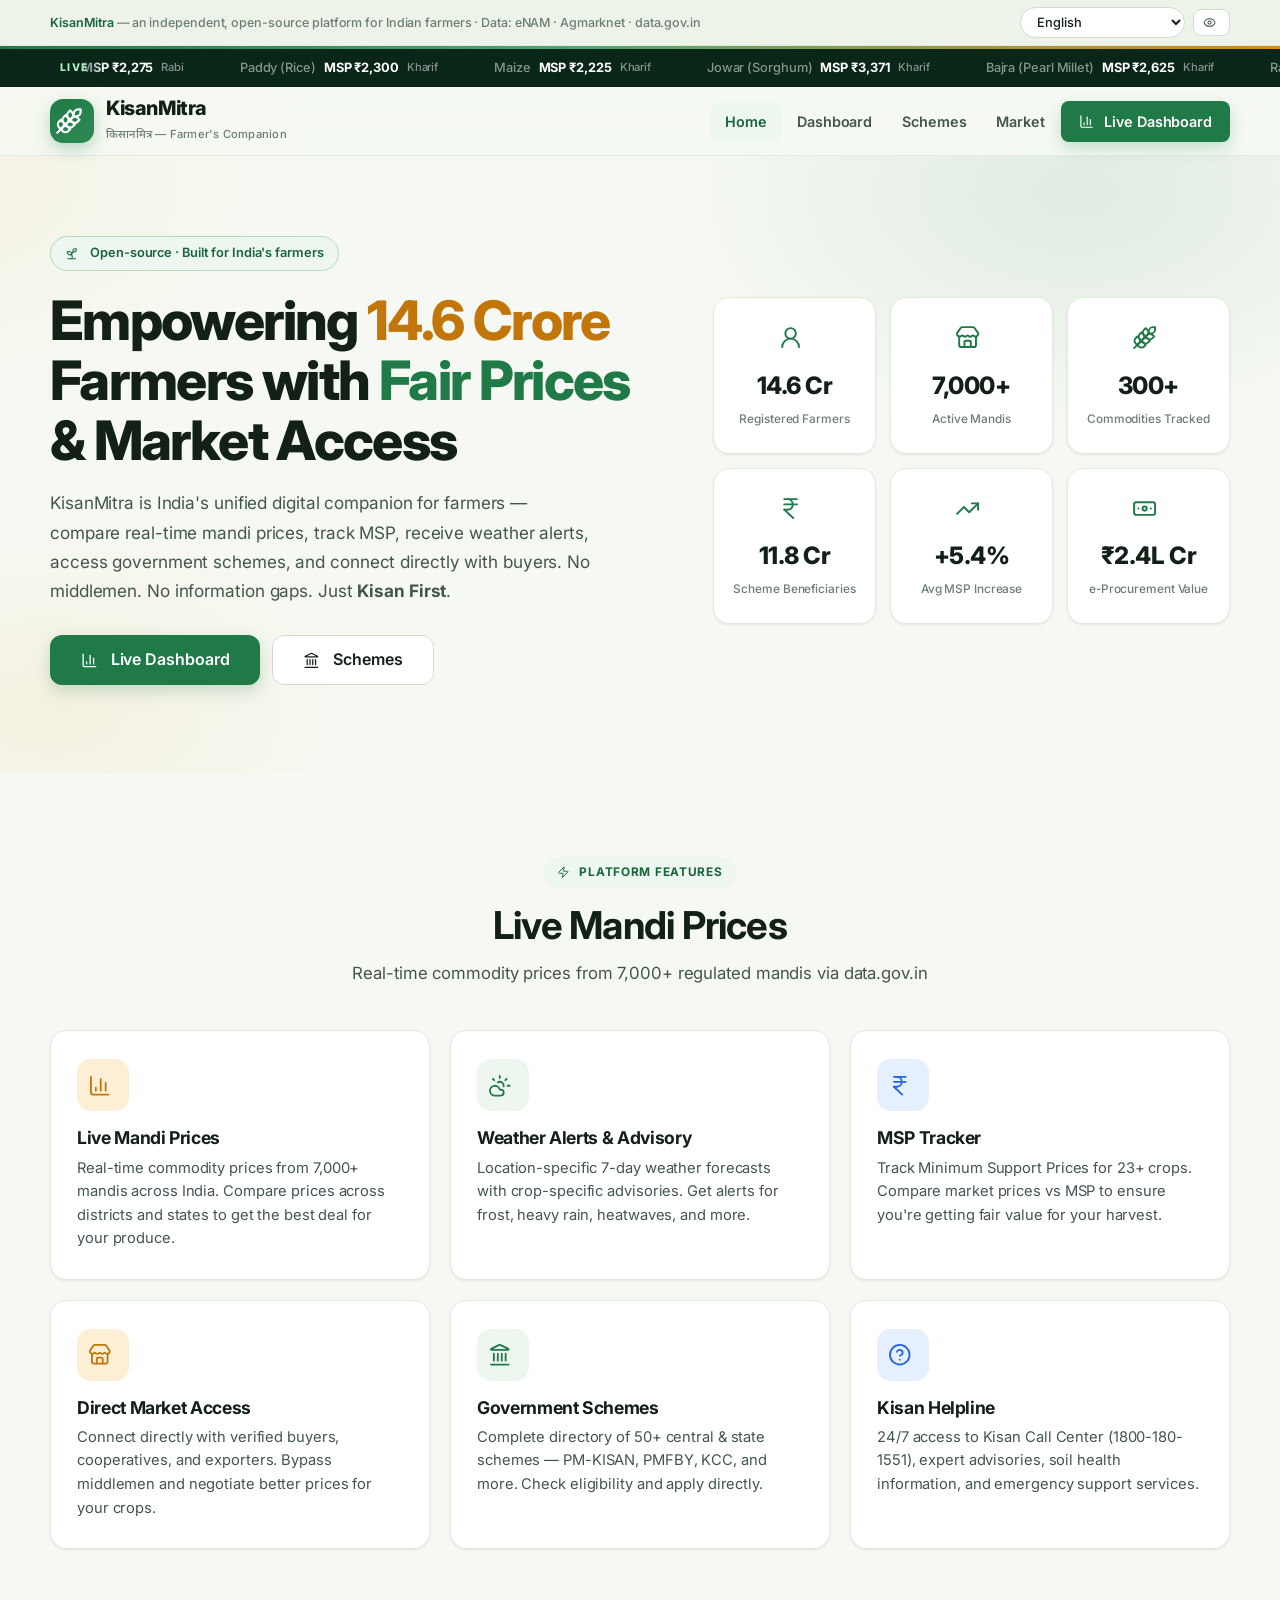
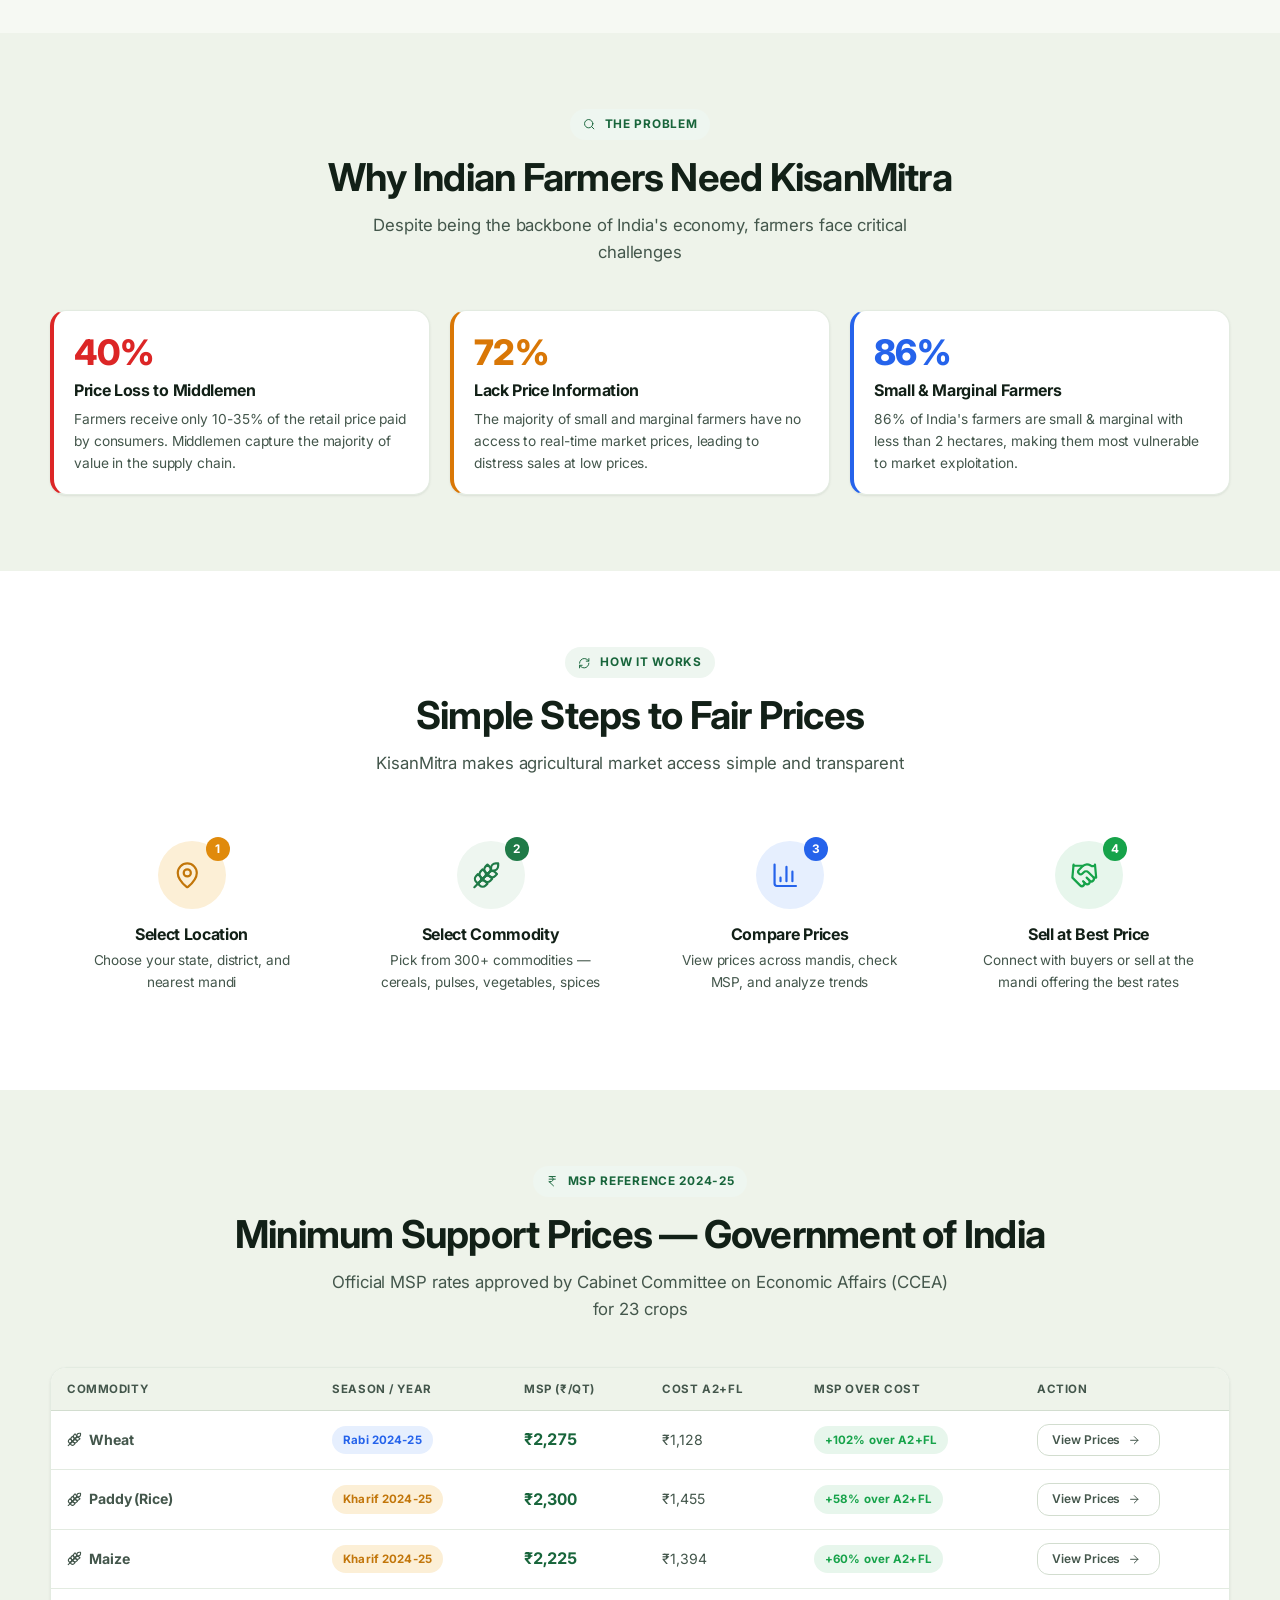
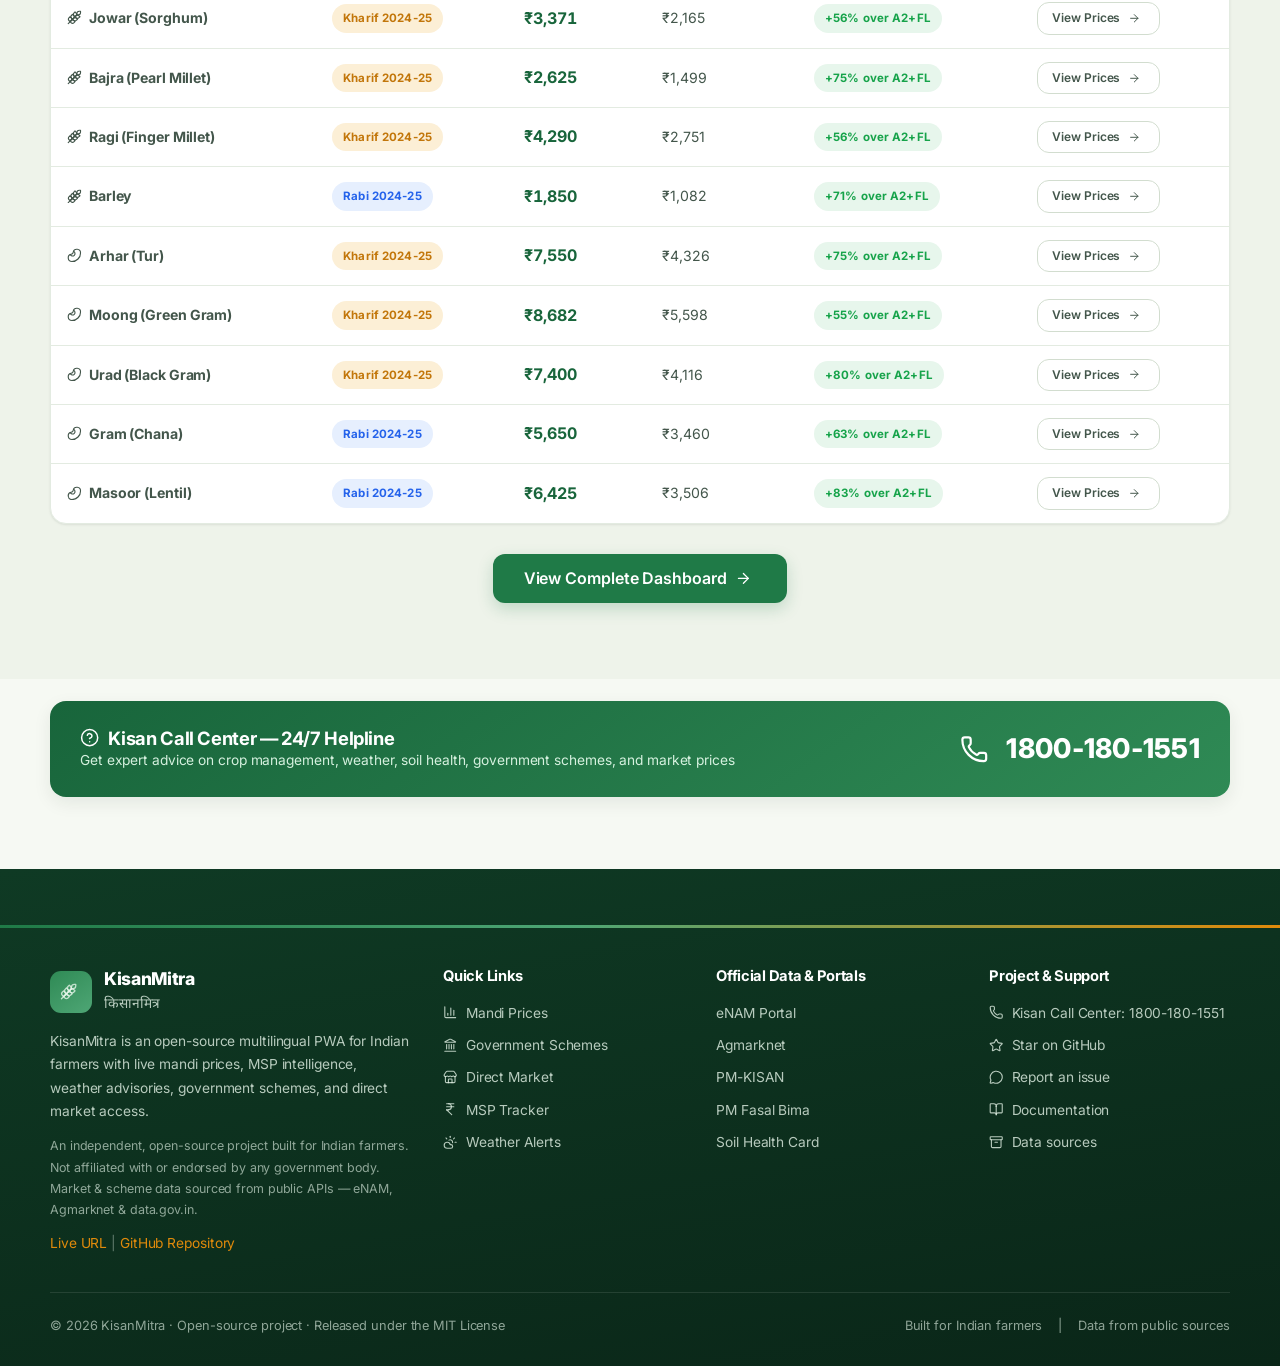
<file: index.html>
<!DOCTYPE html>
<html lang="en">

<head>
    <meta charset="UTF-8">
    <meta name="viewport" content="width=device-width, initial-scale=1.0">
    <meta name="description"
        content="KisanMitra is an open-source multilingual PWA for Indian farmers with live mandi prices, MSP intelligence, weather advisories, schemes, and direct market access.">
    <meta name="keywords" content="Kisan, Farmer, Mandi Prices, MSP, Agriculture, India, eNAM, Weather, Crop Prices">
    <meta name="author" content="KisanMitra — independent open-source project">
    <meta name="theme-color" content="#1f7a47">

    <!-- Open Graph / SEO -->
    <meta property="og:title" content="KisanMitra — Farmer's Digital Companion" />
    <meta property="og:description"
        content="Open-source multilingual PWA for Indian farmers with live mandi prices, MSP intelligence, weather advisories, schemes, and direct market access." />
    <meta property="og:type" content="website" />
    <meta property="og:url" content="https://kisanmitra.in" />

    <!-- Favicon -->
    <link rel="icon" href="assets/icons/logo.svg" type="image/svg+xml">
    <meta name="apple-mobile-web-app-capable" content="yes">
    <meta name="apple-mobile-web-app-status-bar-style" content="default">
    <meta name="mobile-web-app-capable" content="yes">
    <title>KisanMitra — किसानमित्र | Empowering India's Farmers</title>
    <link rel="manifest" href="manifest.json">
    <link rel="icon" href="assets/icons/favicon.svg" type="image/svg+xml">
    <link rel="apple-touch-icon" href="assets/icons/apple-touch-icon.svg">
    <link rel="stylesheet" href="css/style.css?v=15">
    <link rel="stylesheet" href="css/redesign.css?v=15">
    <link rel="stylesheet" href="css/mobile.css?v=15">
</head>

<body>
    <!-- Government Strip -->
    <div class="gov-strip">
        <div class="container">
            <span class="utility-note"><strong>KisanMitra</strong> — an independent, open-source platform for Indian farmers · Data: eNAM · Agmarknet · data.gov.in</span>
            <div>
                <select id="langSelect" class="lang-select">
                    <option value="en">English</option>
                    <option value="hi">हिन्दी (Hindi)</option>
                    <option value="te">తెలుగు (Telugu)</option>
                    <option value="ta">தமிழ் (Tamil)</option>
                    <option value="mr">मराठी (Marathi)</option>
                    <option value="bn">বাংলা (Bengali)</option>
                    <option value="kn">ಕನ್ನಡ (Kannada)</option>
                    <option value="gu">ગુજરાતી (Gujarati)</option>
                </select>

                <button class="hc-toggle" title="High Contrast Mode" aria-label="Toggle High Contrast Mode">👁️‍🗨️</button>
            </div>
        </div>
    </div>

    <!-- Tricolor Divider -->
    <div class="tricolor-divider"></div>

    <!-- Price Ticker -->
    <div class="price-ticker" id="priceTicker">
        <div class="ticker-wrap" id="tickerContent">
            <!-- Populated by JS -->
        </div>
    </div>

    <!-- Navbar -->
    <nav class="navbar">
        <div class="container">
            <a href="index.html" class="nav-brand">
                <div class="logo">🌾</div>
                <div class="brand-text">
                    <h1>KisanMitra</h1>
                    <span>किसानमित्र — Farmer's Companion</span>
                </div>
            </a>
            <ul class="nav-links" id="navLinks">
                <li><a href="index.html" class="active" data-i18n="nav.home">Home</a></li>
                <li><a href="dashboard.html" data-i18n="nav.dashboard">Dashboard</a></li>
                <li><a href="schemes.html" data-i18n="nav.schemes">Schemes</a></li>
                <li><a href="market.html" data-i18n="nav.market">Market</a></li>
                <li><a href="dashboard.html" class="nav-cta" data-i18n="hero.btn.dashboard">📊 Live Dashboard</a></li>
            </ul>
            <button class="nav-toggle" id="navToggle" aria-label="Toggle navigation">☰</button>
        </div>
    </nav>

    <!-- Hero Section -->
    <section class="hero">
        <div class="hero-particles" id="heroParticles"></div>
        <div class="container">
            <div class="hero-content">
                <div class="hero-text">
                    <div class="hero-badge" data-i18n="hero.badge">
                        🌱 Open-source · Built for India's farmers
                    </div>
                    <h2>
                        Empowering <span class="highlight">14.6 Crore</span> Farmers with
                        <span class="highlight-green">Fair Prices</span> & Market Access
                    </h2>
                    <p>
                        KisanMitra is India's unified digital companion for farmers — compare real-time mandi prices,
                        track MSP, receive weather alerts, access government schemes, and connect directly with buyers.
                        No middlemen. No information gaps. Just <strong>Kisan First</strong>.
                    </p>
                    <div class="hero-actions">
                        <a href="dashboard.html" class="btn btn-primary btn-lg" data-i18n="hero.btn.dashboard">
                            📊 View Live Mandi Prices
                        </a>
                        <a href="schemes.html" class="btn btn-secondary btn-lg" data-i18n="hero.btn.schemes">
                            🏛️ Schemes
                        </a>
                    </div>
                </div>
                <div class="hero-stats" id="heroStats">
                    <div class="hero-stat">
                        <div class="stat-icon">👨‍🌾</div>
                        <span class="stat-value" id="statFarmers">14.6 Cr</span>
                        <span class="stat-label">Registered Farmers</span>
                    </div>
                    <div class="hero-stat">
                        <div class="stat-icon">🏪</div>
                        <span class="stat-value" id="statMandis">7,000+</span>
                        <span class="stat-label">Active Mandis</span>
                    </div>
                    <div class="hero-stat">
                        <div class="stat-icon">🌾</div>
                        <span class="stat-value" id="statCommodities">300+</span>
                        <span class="stat-label">Commodities Tracked</span>
                    </div>
                    <div class="hero-stat">
                        <div class="stat-icon">💰</div>
                        <span class="stat-value" id="statBeneficiaries">11.8 Cr</span>
                        <span class="stat-label">Scheme Beneficiaries</span>
                    </div>
                    <div class="hero-stat">
                        <div class="stat-icon">📈</div>
                        <span class="stat-value" id="statMSP">+5.4%</span>
                        <span class="stat-label">Avg MSP Increase</span>
                    </div>
                    <div class="hero-stat">
                        <div class="stat-icon">🏦</div>
                        <span class="stat-value" id="statProcurement">₹2.4L Cr</span>
                        <span class="stat-label">e-Procurement Value</span>
                    </div>
                </div>
            </div>
        </div>
    </section>

    <!-- Features Section -->
    <section class="features" id="features">
        <div class="container">
            <div class="section-header">
                <div class="tagline">⚡ Platform Features</div>
                <h2 data-i18n="feature.prices.title">Everything a Farmer Needs, In One Place</h2>
                <p data-i18n="feature.prices.desc">KisanMitra bridges the information gap between farmers and markets
                    with powerful digital tools</p>
            </div>
            <div class="features-grid">
                <div class="feature-card">
                    <div class="feature-icon saffron">📊</div>
                    <h3>Live Mandi Prices</h3>
                    <p>Real-time commodity prices from 7,000+ mandis across India. Compare prices across districts and
                        states to get the best deal for your produce.</p>
                </div>
                <div class="feature-card">
                    <div class="feature-icon green">🌤️</div>
                    <h3>Weather Alerts & Advisory</h3>
                    <p>Location-specific 7-day weather forecasts with crop-specific advisories. Get alerts for frost,
                        heavy rain, heatwaves, and more.</p>
                </div>
                <div class="feature-card">
                    <div class="feature-icon blue">💰</div>
                    <h3>MSP Tracker</h3>
                    <p>Track Minimum Support Prices for 23+ crops. Compare market prices vs MSP to ensure you're getting
                        fair value for your harvest.</p>
                </div>
                <div class="feature-card">
                    <div class="feature-icon saffron">🏪</div>
                    <h3>Direct Market Access</h3>
                    <p>Connect directly with verified buyers, cooperatives, and exporters. Bypass middlemen and
                        negotiate better prices for your crops.</p>
                </div>
                <div class="feature-card">
                    <div class="feature-icon green">🏛️</div>
                    <h3>Government Schemes</h3>
                    <p>Complete directory of 50+ central & state schemes — PM-KISAN, PMFBY, KCC, and more. Check
                        eligibility and apply directly.</p>
                </div>
                <div class="feature-card">
                    <div class="feature-icon blue">🆘</div>
                    <h3>Kisan Helpline</h3>
                    <p>24/7 access to Kisan Call Center (1800-180-1551), expert advisories, soil health information, and
                        emergency support services.</p>
                </div>
            </div>
        </div>
    </section>

    <!-- Problem Statement Section -->
    <section class="section-block bg-light">
        <div class="container">
            <div class="section-header">
                <div class="tagline">🔍 The Problem</div>
                <h2>Why Indian Farmers Need KisanMitra</h2>
                <p>Despite being the backbone of India's economy, farmers face critical challenges</p>
            </div>
            <div class="grid-3" id="problemGrid">
                <div class="card problem-card danger">
                    <div class="card-body">
                        <h3 class="problem-stat tone-danger-text">40%</h3>
                        <h4 class="problem-title">Price Loss to Middlemen</h4>
                        <p class="problem-copy">Farmers receive only 10-35% of the
                            retail price paid by consumers. Middlemen capture the majority of value in the supply chain.
                        </p>
                    </div>
                </div>
                <div class="card problem-card warning">
                    <div class="card-body">
                        <h3 class="problem-stat tone-warning-text">72%</h3>
                        <h4 class="problem-title">Lack Price Information</h4>
                        <p class="problem-copy">The majority of small and marginal
                            farmers have no access to real-time market prices, leading to distress sales at low prices.
                        </p>
                    </div>
                </div>
                <div class="card problem-card info">
                    <div class="card-body">
                        <h3 class="problem-stat tone-info-text">86%</h3>
                        <h4 class="problem-title">Small & Marginal Farmers</h4>
                        <p class="problem-copy">86% of India's farmers are small &
                            marginal with less than 2 hectares, making them most vulnerable to market exploitation.</p>
                    </div>
                </div>
            </div>
        </div>
    </section>

    <!-- How It Works -->
    <section class="section-block bg-white">
        <div class="container">
            <div class="section-header">
                <div class="tagline">🔄 How It Works</div>
                <h2>Simple Steps to Fair Prices</h2>
                <p>KisanMitra makes agricultural market access simple and transparent</p>
            </div>
            <div class="steps-grid">
                <div class="step-card">
                    <div class="step-icon tone-saffron-bg">
                        📍
                        <span class="step-no tone-saffron-solid">1</span>
                    </div>
                    <h4 class="step-title">Select Location</h4>
                    <p class="step-copy">Choose your state, district, and nearest
                        mandi</p>
                </div>
                <div class="step-card">
                    <div class="step-icon tone-green-bg">
                        🌾
                        <span class="step-no tone-green-solid">2</span>
                    </div>
                    <h4 class="step-title">Select Commodity</h4>
                    <p class="step-copy">Pick from 300+ commodities — cereals,
                        pulses, vegetables, spices</p>
                </div>
                <div class="step-card">
                    <div class="step-icon tone-info-bg">
                        📊
                        <span class="step-no tone-info-solid">3</span>
                    </div>
                    <h4 class="step-title">Compare Prices</h4>
                    <p class="step-copy">View prices across mandis, check MSP, and
                        analyze trends</p>
                </div>
                <div class="step-card">
                    <div class="step-icon tone-success-bg">
                        🤝
                        <span class="step-no tone-success-solid">4</span>
                    </div>
                    <h4 class="step-title">Sell at Best Price</h4>
                    <p class="step-copy">Connect with buyers or sell at the mandi
                        offering the best rates</p>
                </div>
            </div>
        </div>
    </section>

    <!-- Quick Price Check -->
    <section class="section-block bg-light">
        <div class="container">
            <div class="section-header">
                <div class="tagline" data-i18n="msp.tagline">💰 MSP Reference 2024-25</div>
                <h2 data-i18n="msp.title">Minimum Support Prices — Government of India</h2>
                <p data-i18n="msp.subtitle">Official MSP rates approved by Cabinet Committee on Economic Affairs (CCEA)
                    for 23 crops</p>
            </div>
            <div class="card">
                <div class="card-body no-padding">
                    <div class="table-responsive">
                        <table class="data-table" id="quickPriceTable">
                            <thead>
                                <tr>
                                    <th data-i18n="th.commodity">Commodity</th>
                                    <th data-i18n="th.season">Season / Year</th>
                                    <th data-i18n="th.msp">MSP (₹/Qt)</th>
                                    <th data-i18n="th.cost">Cost A2+FL</th>
                                    <th data-i18n="th.margin" scope="col">MSP over Cost</th>
                                    <th data-i18n="th.action" scope="col">Action</th>
                                </tr>
                            </thead>
                            <tbody id="quickPriceBody">
                                <!-- Populated by JS -->
                            </tbody>
                        </table>
                    </div>
                </div>
            </div>
            <div class="center-actions">
                <a href="dashboard.html" class="btn btn-primary btn-lg">View Complete Dashboard →</a>
            </div>
        </div>
    </section>

    <!-- Helpline Banner -->
    <div class="container hero-help-wrap">
        <div class="helpline-banner">
            <div>
                <h3>🆘 Kisan Call Center — 24/7 Helpline</h3>
                <p>Get expert advice on crop management, weather, soil health, government schemes, and market prices</p>
            </div>
            <div class="helpline-number">
                📞 1800-180-1551
            </div>
        </div>
    </div>

    <!-- Footer -->
    <footer class="footer">
        <div class="tricolor-divider"></div>
        <div class="container footer-pad-top">
            <div class="footer-grid">
                <div>
                    <div class="footer-brand">
                        <div class="footer-brand-logo">
                            🌾</div>
                        <div>
                            <h3 class="footer-brand-title">
                                KisanMitra</h3>
                            <span class="footer-brand-sub">किसानमित्र</span>
                        </div>
                    </div>
                    <p>KisanMitra is an open-source multilingual PWA for Indian farmers with live mandi prices, MSP
                        intelligence, weather advisories, government schemes, and direct market access.</p>
                    <p class="footer-note">An independent, open-source project built for Indian farmers. Not
                        affiliated with or endorsed by any government body. Market &amp; scheme data sourced from
                        public APIs — eNAM, Agmarknet &amp; data.gov.in.</p>
                    <p class="footer-links-row">
                        <a href="https://tekigowtham2204.github.io/KisanMitra/" target="_blank" rel="noopener noreferrer">Live URL</a>
                        <span class="sep"> | </span>
                        <a href="https://github.com/tekigowtham2204/KisanMitra/" target="_blank" rel="noopener noreferrer">GitHub Repository</a>
                    </p>
                </div>
                <div>
                    <h4>Quick Links</h4>
                    <ul>
                        <li><a href="dashboard.html">📊 Mandi Prices</a></li>
                        <li><a href="schemes.html">🏛️ Government Schemes</a></li>
                        <li><a href="market.html">🏪 Direct Market</a></li>
                        <li><a href="dashboard.html">💰 MSP Tracker</a></li>
                        <li><a href="dashboard.html">🌤️ Weather Alerts</a></li>
                    </ul>
                </div>
                <div>
                    <h4>Official Data & Portals</h4>
                    <ul>
                        <li><a href="https://enam.gov.in" target="_blank">eNAM Portal</a></li>
                        <li><a href="https://agmarknet.gov.in" target="_blank">Agmarknet</a></li>
                        <li><a href="https://pmkisan.gov.in" target="_blank">PM-KISAN</a></li>
                        <li><a href="https://pmfby.gov.in" target="_blank">PM Fasal Bima</a></li>
                        <li><a href="https://soilhealth.dac.gov.in" target="_blank">Soil Health Card</a></li>
                    </ul>
                </div>
                <div>
                    <h4>Project & Support</h4>
                    <ul>
                        <li><a href="tel:18001801551">📞 Kisan Call Center: 1800-180-1551</a></li>
                        <li><a href="https://github.com/tekigowtham2204/KisanMitra/" target="_blank" rel="noopener noreferrer">⭐ Star on GitHub</a></li>
                        <li><a href="https://github.com/tekigowtham2204/KisanMitra/issues" target="_blank" rel="noopener noreferrer">💬 Report an issue</a></li>
                        <li><a href="https://github.com/tekigowtham2204/KisanMitra/blob/master/README.md" target="_blank" rel="noopener noreferrer">📖 Documentation</a></li>
                        <li><a href="https://data.gov.in/" target="_blank" rel="noopener noreferrer">🗂️ Data sources</a></li>
                    </ul>
                </div>
            </div>
            <div class="footer-bottom">
                <span>© 2026 KisanMitra · Open-source project · Released under the MIT License</span>
                <div class="footer-govt-logos">
                    <span>Built for Indian farmers</span>
                    <span>|</span>
                    <span>Data from public sources</span>
                </div>
            </div>
        </div>
    </footer>

    <!-- Scroll to Top -->
    <button class="scroll-top" id="scrollTop" aria-label="Scroll to top">↑</button>

    <script src="js/api.js?v=15"></script>
    <script src="js/data.js?v=15"></script>
    <script src="js/i18n.js?v=15"></script>
    <script type="module" src="js/app.js?v=15"></script>

    <!-- Service Worker & PWA Install -->
    <script>
        if ('serviceWorker' in navigator) {
            window.addEventListener('load', () => {
                navigator.serviceWorker.register('./service-worker.js')
                    .then(reg => {
                        console.log('[SW] Registered:', reg.scope);
                        reg.onupdatefound = () => {
                            const newWorker = reg.installing;
                            newWorker.onstatechange = () => {
                                if (newWorker.state === 'installed' && navigator.serviceWorker.controller) {
                                    if (window.UI) window.UI.showToast('New update available! Refresh to update.', 'info');
                                }
                            };
                        };
                    })
                    .catch(err => console.warn('[SW] Registration failed:', err));
            });
        }
        // PWA Install prompt — show once, with a dismiss memory (7 days)
        let deferredPrompt;
        window.addEventListener('beforeinstallprompt', e => {
            e.preventDefault();
            deferredPrompt = e;
            const dismissedAt = parseInt(localStorage.getItem('km_install_dismissed_at') || '0', 10);
            const WEEK = 7 * 24 * 60 * 60 * 1000;
            if (dismissedAt && Date.now() - dismissedAt < WEEK) return;
            // Don't show if already installed (standalone display)
            if (window.matchMedia('(display-mode: standalone)').matches) return;
            const banner = document.createElement('div');
            banner.id = 'installBanner';
            banner.className = 'install-banner';
            banner.innerHTML = `
                <div class="install-banner-info">
                    <strong>Install KisanMitra</strong>
                    <small>Quick access from your home screen</small>
                </div>
                <div class="install-banner-actions">
                    <button onclick="installPWA()" class="install-btn">Install</button>
                    <button onclick="dismissInstall()" class="later-btn" aria-label="Dismiss">Later</button>
                </div>`;
            document.body.appendChild(banner);
        });
        function dismissInstall() {
            localStorage.setItem('km_install_dismissed_at', String(Date.now()));
            const banner = document.getElementById('installBanner');
            if (banner) banner.remove();
        }
        function installPWA() {
            if (!deferredPrompt) return;
            deferredPrompt.prompt();
            deferredPrompt.userChoice.then(result => {
                console.log('[PWA] Install:', result.outcome);
                deferredPrompt = null;
                dismissInstall();
            });
        }
    </script>
</body>

</html>
</file>
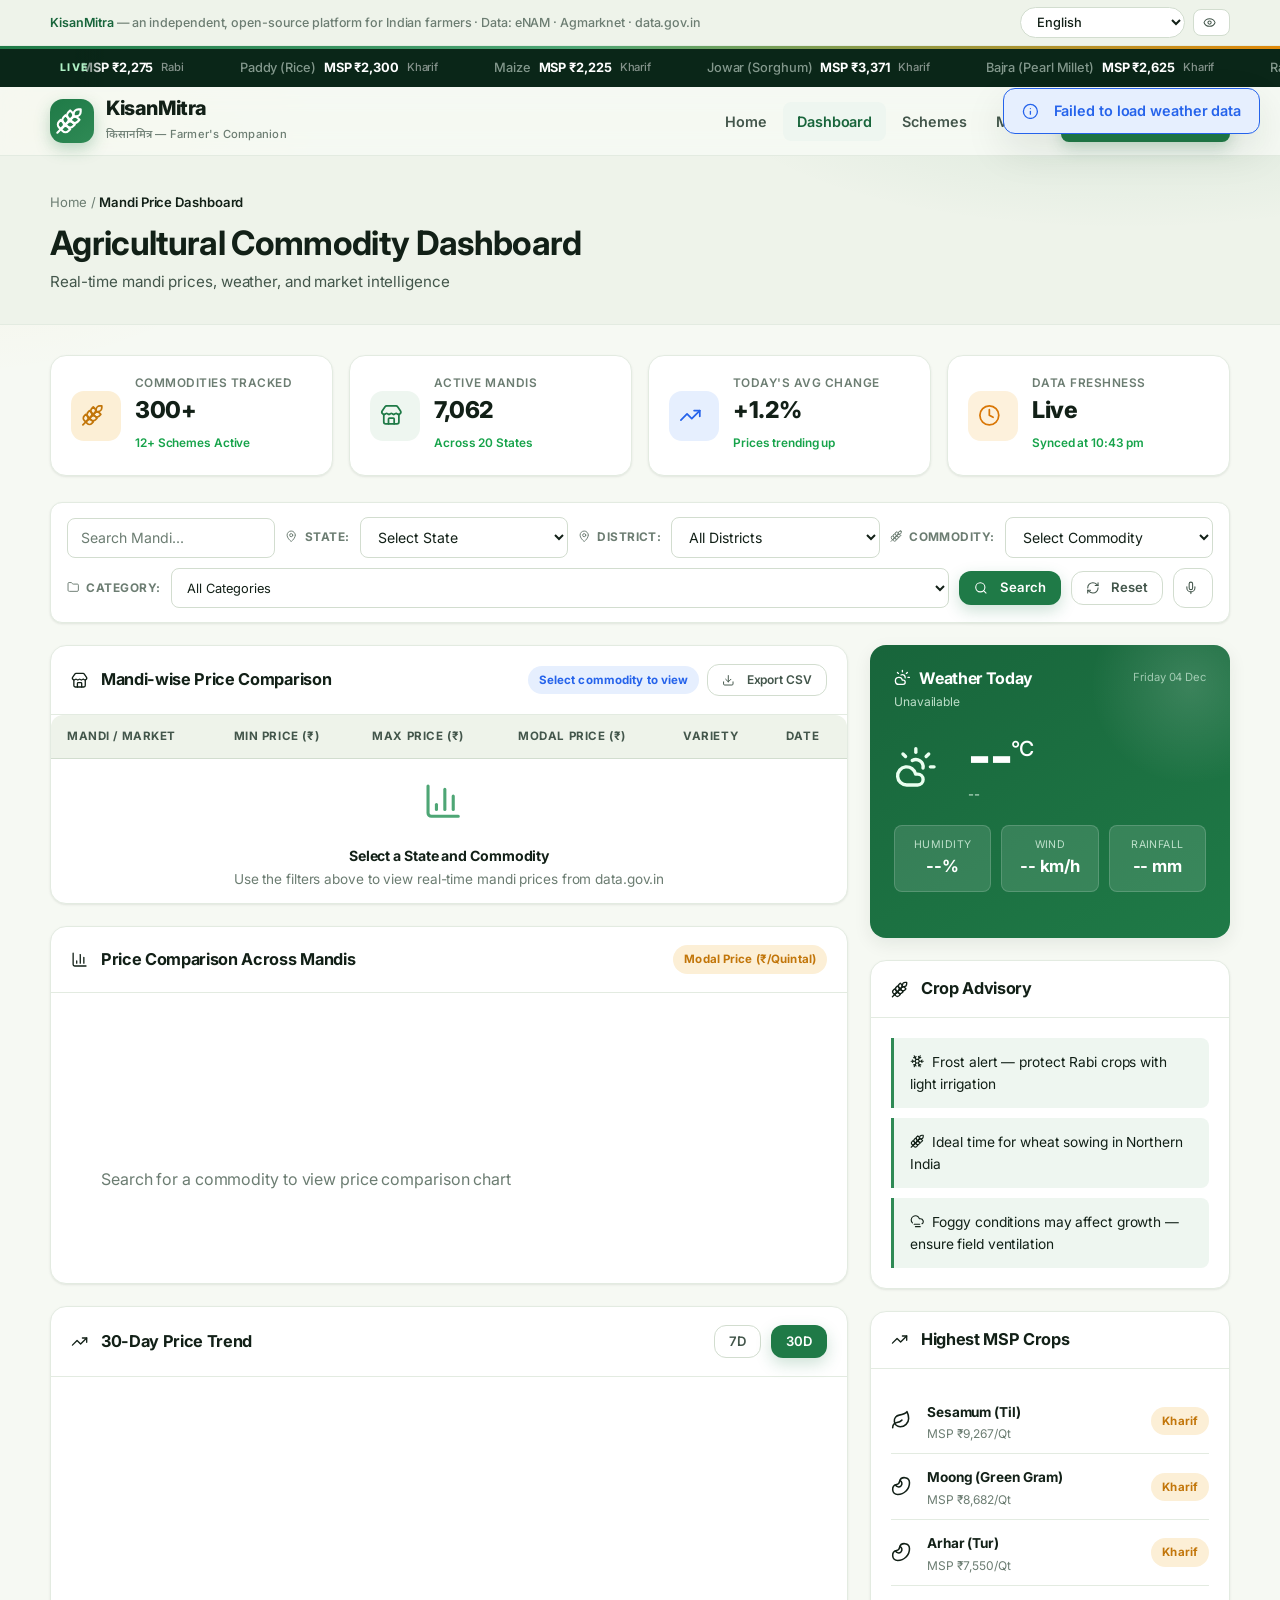
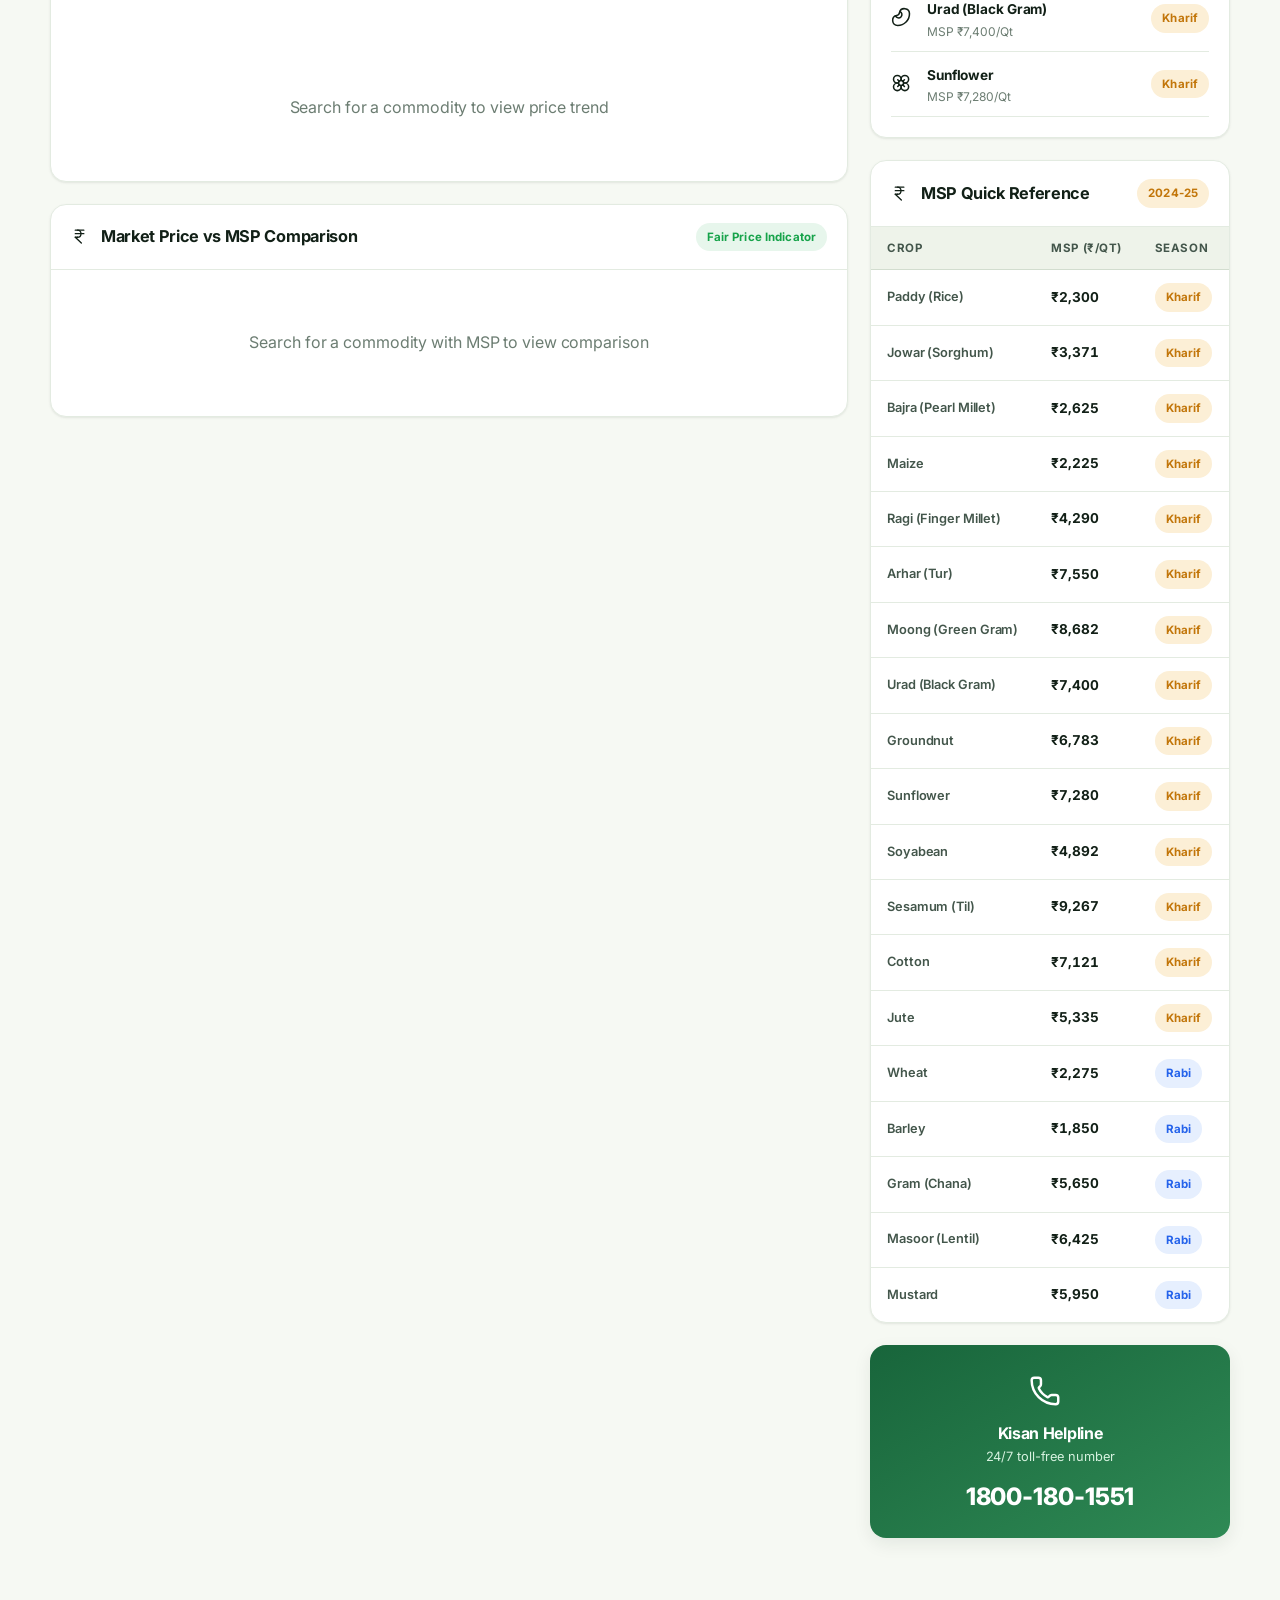
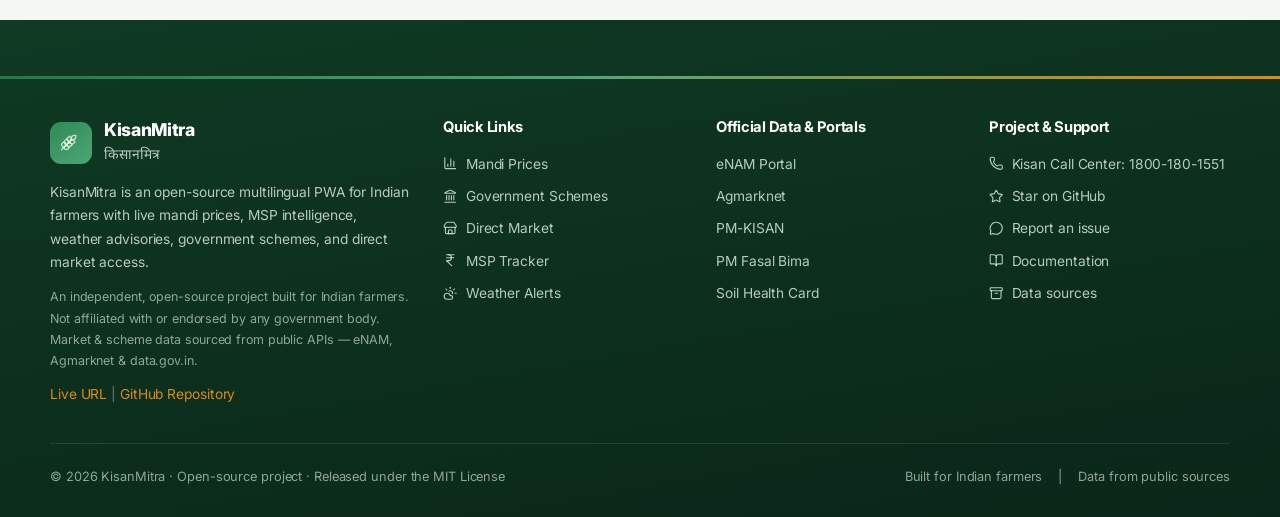
<file: dashboard.html>
<!DOCTYPE html>
<html lang="en">

<head>
    <meta charset="UTF-8">
    <meta name="viewport" content="width=device-width, initial-scale=1.0">
    <meta name="description"
        content="KisanMitra Dashboard — Real-time mandi prices, MSP comparison, weather alerts, and price trend analysis for Indian farmers.">
    <meta name="theme-color" content="#1f7a47">

    <!-- Open Graph / SEO -->
    <meta property="og:title" content="KisanMitra — Farmer's Digital Companion" />
    <meta property="og:description"
        content="Open-source multilingual PWA for Indian farmers with live mandi prices, MSP intelligence, weather advisories, schemes, and direct market access." />
    <meta property="og:type" content="website" />
    <meta property="og:url" content="https://kisanmitra.in" />

    <!-- Favicon -->
    <link rel="icon" href="assets/icons/logo.svg" type="image/svg+xml">

    <style>
        @media print {
            body {
                background: white !important;
                color: black !important;
            }

            .sidebar,
            .navbar,
            .btn,
            .fab,
            #mandiSearch,
            .search-container,
            .mobile-nav,
            header {
                display: none !important;
            }

            .main-content {
                margin-left: 0 !important;
                padding: 0 !important;
                margin-top: 0 !important;
            }

            .card {
                box-shadow: none !important;
                border: 1px solid #ccc !important;
                page-break-inside: avoid;
            }

            .badge {
                border: 1px solid #000;
                color: #000 !important;
                background: transparent !important;
            }

            #priceChart {
                max-width: 100% !important;
                height: auto !important;
            }

            * {
                text-shadow: none !important;
            }
        }
    </style>
    <meta name="apple-mobile-web-app-capable" content="yes">
    <meta name="apple-mobile-web-app-status-bar-style" content="default">
    <meta name="mobile-web-app-capable" content="yes">
    <title>Mandi Price Dashboard — KisanMitra</title>
    <link rel="manifest" href="manifest.json">
    <link rel="icon" href="assets/icons/favicon.svg" type="image/svg+xml">
    <link rel="apple-touch-icon" href="assets/icons/apple-touch-icon.svg">
    <link rel="stylesheet" href="css/style.css?v=15">
    <link rel="stylesheet" href="css/redesign.css?v=15">
    <link rel="stylesheet" href="css/mobile.css?v=15">
</head>

<body>
    <!-- Government Strip -->
    <div class="gov-strip">
        <div class="container">
            <span class="utility-note"><strong>KisanMitra</strong> — an independent, open-source platform for Indian farmers · Data: eNAM · Agmarknet · data.gov.in</span>
            <div>
                <select id="langSelect" class="lang-select">
                    <option value="en">English</option>
                    <option value="hi">हिन्दी (Hindi)</option>
                    <option value="te">తెలుగు (Telugu)</option>
                    <option value="ta">தமிழ் (Tamil)</option>
                    <option value="mr">मराठी (Marathi)</option>
                    <option value="bn">বাংলা (Bengali)</option>
                    <option value="kn">ಕನ್ನಡ (Kannada)</option>
                    <option value="gu">ગુજરાતી (Gujarati)</option>
                </select>

                <button class="hc-toggle" title="High Contrast Mode" aria-label="Toggle High Contrast Mode">👁️‍🗨️</button>
            </div>
        </div>
    </div>
    <div class="tricolor-divider"></div>

    <!-- Price Ticker -->
    <div class="price-ticker" id="priceTicker">
        <div class="ticker-wrap" id="tickerContent"></div>
    </div>

    <!-- Navbar -->
    <nav class="navbar">
        <div class="container">
            <a href="index.html" class="nav-brand">
                <div class="logo">🌾</div>
                <div class="brand-text">
                    <h1>KisanMitra</h1>
                    <span>किसानमित्र — Farmer's Companion</span>
                </div>
            </a>
            <ul class="nav-links" id="navLinks">
                <li><a href="index.html" data-i18n="nav.home">Home</a></li>
                <li><a href="dashboard.html" class="active" data-i18n="nav.dashboard">Dashboard</a></li>
                <li><a href="schemes.html" data-i18n="nav.schemes">Schemes</a></li>
                <li><a href="market.html" data-i18n="nav.market">Market</a></li>
                <li><a href="dashboard.html" class="nav-cta" data-i18n="hero.btn.dashboard">📊 Live Dashboard</a></li>
            </ul>
            <button class="nav-toggle" id="navToggle" aria-label="Toggle navigation">☰</button>
        </div>
    </nav>

    <!-- Page Header -->
    <div class="page-header">
        <div class="container">
            <div class="breadcrumb">
                <a href="index.html">Home</a> / <strong>Mandi Price Dashboard</strong>
            </div>
            <h2 data-i18n="dash.title">Agricultural Commodity Dashboard</h2>
            <p data-i18n="dash.subtitle">Real-time mandi prices, weather, and market intelligence</p>
        </div>
    </div>

    <!-- Dashboard Content -->
    <section class="dashboard">
        <div class="container">
            <!-- Quick Stats -->
            <div class="quick-stats" id="dashboardStats">
                <div class="stat-card">
                    <div class="stat-icon-box tone-saffron">🌾</div>
                    <div class="stat-info">
                        <h4>Commodities Tracked</h4>
                        <span class="value" id="statCommodities">—</span>
                        <span class="change up" id="statCommoditiesLabel">Loading...</span>
                    </div>
                </div>
                <div class="stat-card">
                    <div class="stat-icon-box tone-green">🏪</div>
                    <div class="stat-info">
                        <h4>Active Mandis</h4>
                        <span class="value" id="statMandis">—</span>
                        <span class="change up" id="statMandisLabel">Loading...</span>
                    </div>
                </div>
                <div class="stat-card">
                    <div class="stat-icon-box tone-info">📈</div>
                    <div class="stat-info">
                        <h4>Today's Avg Change</h4>
                        <span class="value" id="avgChange">+1.2%</span>
                        <span class="change up" id="avgChangeLabel">Prices trending up</span>
                    </div>
                </div>
                <div class="stat-card">
                    <div class="stat-icon-box tone-warning">⏰</div>
                    <div class="stat-info">
                        <h4>Data Freshness</h4>
                        <span class="value" id="statFreshness">Live</span>
                        <span class="change up" id="statFreshnessLabel">—</span>
                    </div>
                </div>
            </div>

            <!-- Filter Bar -->
            <div class="filter-bar" id="filterBar">
                <input type="text" class="form-control" id="mandiSearch" placeholder="Search Mandi..."
                    aria-label="Search Mandi" oninput="filterMandiTable()">
                <label for="stateSelect" data-i18n="dash.state">📍 State:</label>
                <select class="form-control" id="stateSelect" aria-label="Select State">
                    <option value="">All States</option>
                </select>

                <label for="districtSelect">📍 District:</label>
                <select class="form-control" id="districtSelect" aria-label="Select District">
                    <option value="">All Districts</option>
                </select>

                <label for="commoditySelect" data-i18n="dash.commodity">🌾 Commodity:</label>
                <select class="form-control" id="commoditySelect" aria-label="Select Commodity">
                    <option value="">Select Commodity</option>
                </select>

                <label for="categorySelect">📂 Category:</label>
                <select class="form-control form-control-sm" id="categorySelect">
                    <option value="">All Categories</option>
                    <option value="Cereals">Cereals</option>
                    <option value="Pulses">Pulses</option>
                    <option value="Oilseeds">Oilseeds</option>
                    <option value="Cash Crops">Cash Crops</option>
                    <option value="Vegetables">Vegetables</option>
                    <option value="Spices">Spices</option>
                    <option value="Fruits">Fruits</option>
                </select>

                <button class="btn btn-primary btn-sm" id="searchBtn" onclick="searchPrices()"
                    data-i18n="dash.search">🔍 Search</button>
                <button class="btn btn-outline btn-sm" onclick="resetFilters()" data-i18n="dash.reset">↻ Reset</button>
                <button class="btn btn-outline btn-sm voice-btn" id="voiceSearchBtn"
                    onclick="KisanI18n.startVoiceSearch()" title="Voice Search">🎤</button>
            </div>

            <!-- Main Content Grid -->
            <div class="grid-sidebar">
                <!-- Left: Price Table & Charts -->
                <div>
                    <!-- Favorites Section -->
                    <div class="favorites-section hidden-panel" id="favoritesSection">
                        <div class="section-header">
                            <h3 data-i18n="dash.favorites">❤️ My Favorites</h3>
                        </div>
                        <div class="favorites-grid" id="favoritesGrid">
                            <!-- Populated by JS -->
                        </div>
                        <hr class="section-divider">
                    </div>

                    <!-- Mandi Price Table -->
                    <div class="card stack-gap-24">
                        <div class="card-header">
                            <h3>🏪 Mandi-wise Price Comparison</h3>
                            <div class="section-title-row">
                                <span class="badge badge-info" id="resultCount">Select commodity to view</span>
                                <button class="btn btn-outline btn-sm export-csv-btn" id="exportCsvBtn" onclick="exportCSV()">📥 Export CSV</button>
                            </div>
                        </div>
                        <div class="card-body no-padding">
                            <div class="table-responsive">
                                <table class="data-table" id="mandiTable">
                                    <thead>
                                        <tr>
                                            <th>Mandi / Market</th>
                                            <th>Min Price (₹)</th>
                                            <th>Max Price (₹)</th>
                                            <th>Modal Price (₹)</th>
                                            <th>Variety</th>
                                            <th>Date</th>
                                        </tr>
                                    </thead>
                                    <tbody id="mandiTableBody">
                                        <tr>
                                            <td colspan="6" class="empty-table">
                                                <div class="icon">📊</div>
                                                <strong>Select a State and Commodity</strong><br>
                                                <span class="inline-note">Use the filters above to view real-time
                                                    mandi prices from data.gov.in</span>
                                            </td>
                                        </tr>
                                    </tbody>
                                </table>
                            </div>
                        </div>
                    </div>

                    <!-- Price Comparison Bar Chart -->
                    <div class="card stack-gap-24">
                        <div class="card-header">
                            <h3>📊 Price Comparison Across Mandis</h3>
                            <span class="badge badge-saffron">Modal Price (₹/Quintal)</span>
                        </div>
                        <div class="card-body">
                            <div id="barChartContainer" class="bar-chart bar-chart-shell">
                                <p class="empty-placeholder">
                                    Search for a commodity to view price comparison chart</p>
                            </div>
                        </div>
                    </div>

                    <!-- Price Trend Chart -->
                    <div class="card stack-gap-24">
                        <div class="card-header">
                            <h3>📈 30-Day Price Trend</h3>
                            <div class="actions-row">
                                <button class="btn btn-sm btn-outline" onclick="setTrendPeriod(7)">7D</button>
                                <button class="btn btn-sm btn-primary" onclick="setTrendPeriod(30)">30D</button>
                            </div>
                        </div>
                        <div class="card-body">
                            <div id="trendChartContainer" class="chart-wrap">
                                <canvas id="trendCanvas" width="800" height="250" class="trend-canvas"></canvas>
                                <p id="trendPlaceholder" class="empty-placeholder">Search for a
                                    commodity to view price trend</p>
                            </div>
                        </div>
                    </div>

                    <!-- MSP Comparison -->
                    <div class="card">
                        <div class="card-header">
                            <h3>💰 Market Price vs MSP Comparison</h3>
                            <span class="badge badge-success">Fair Price Indicator</span>
                        </div>
                        <div class="card-body" id="mspComparisonContainer">
                            <p class="empty-placeholder">Search for a commodity
                                with MSP to view comparison</p>
                        </div>
                    </div>
                </div>

                <!-- Right Sidebar -->
                <div>
                    <!-- Weather Widget -->
                    <div class="weather-widget stack-gap-24" id="weatherWidget">
                        <div class="weather-header">
                            <div>
                                <h3 class="weather-title" data-i18n="dash.weather">🌤️ Weather Today
                                </h3>
                                <span class="weather-sub" id="weatherLocation">Select a
                                    district</span>
                            </div>
                            <span class="weather-date" id="weatherDate"></span>
                        </div>
                        <div class="weather-current">
                            <span class="weather-icon" id="weatherIcon">🌤️</span>
                            <div>
                                <div class="temp" id="weatherTemp">--<sup>°C</sup></div>
                                <span class="weather-condition" id="weatherCondition">--</span>
                            </div>
                        </div>
                        <div class="weather-details">
                            <div class="weather-detail">
                                <div class="label">Humidity</div>
                                <div class="value" id="weatherHumidity">--%</div>
                            </div>
                            <div class="weather-detail">
                                <div class="label">Wind</div>
                                <div class="value" id="weatherWind">-- km/h</div>
                            </div>
                            <div class="weather-detail">
                                <div class="label">Rainfall</div>
                                <div class="value" id="weatherRain">-- mm</div>
                            </div>
                        </div>
                        <div class="weather-forecast" id="weatherForecast">
                            <!-- Populated by JS -->
                        </div>
                    </div>

                    <!-- Crop Advisory -->
                    <div class="card stack-gap-24">
                        <div class="card-header">
                            <h3 data-i18n="dash.advisory">🌾 Crop Advisory</h3>
                        </div>
                        <div class="card-body">
                            <ul class="advisory-list" id="advisoryList">
                                <li class="advisory-item">❄️ Frost alert — protect Rabi crops with light irrigation</li>
                                <li class="advisory-item">🌾 Ideal time for wheat sowing in Northern India</li>
                                <li class="advisory-item">🌫️ Foggy conditions may affect growth — ensure field
                                    ventilation</li>
                            </ul>
                        </div>
                    </div>

                    <!-- Top Gainers -->
                    <div class="card stack-gap-24">
                        <div class="card-header">
                            <h3>📈 Highest MSP Crops</h3>
                        </div>
                        <div class="card-body" id="topGainers">
                            <!-- Populated by JS -->
                        </div>
                    </div>

                    <!-- MSP Quick Reference -->
                    <div class="card stack-gap-24">
                        <div class="card-header">
                            <h3>💰 MSP Quick Reference</h3>
                            <span class="badge badge-saffron">2024-25</span>
                        </div>
                        <div class="card-body no-padding">
                            <table class="data-table" id="mspQuickTable">
                                <thead>
                                    <tr>
                                        <th>Crop</th>
                                        <th>MSP (₹/Qt)</th>
                                        <th>Season</th>
                                    </tr>
                                </thead>
                                <tbody id="mspQuickBody">
                                    <!-- Populated by JS -->
                                </tbody>
                            </table>
                        </div>
                    </div>

                    <!-- Helpline -->
                    <div class="helpline-card">
                        <div class="icon">📞</div>
                        <h4>Kisan Helpline</h4>
                        <p>24/7 toll-free number</p>
                        <div class="number">1800-180-1551</div>
                    </div>
                </div>
            </div>
        </div>
    </section>

    <!-- Footer -->
    <footer class="footer">
        <div class="tricolor-divider"></div>
        <div class="container footer-pad-top">
            <div class="footer-grid">
                <div>
                    <div class="footer-brand">
                        <div class="footer-brand-logo">
                            🌾</div>
                        <div>
                            <h3 class="footer-brand-title">
                                KisanMitra</h3>
                            <span class="footer-brand-sub">किसानमित्र</span>
                        </div>
                    </div>
                    <p>KisanMitra is an open-source multilingual PWA for Indian farmers with live mandi prices, MSP
                        intelligence, weather advisories, government schemes, and direct market access.</p>
                    <p class="footer-note">An independent, open-source project built for Indian farmers. Not
                        affiliated with or endorsed by any government body. Market &amp; scheme data sourced from
                        public APIs — eNAM, Agmarknet &amp; data.gov.in.</p>
                    <p class="footer-links-row">
                        <a href="https://tekigowtham2204.github.io/KisanMitra/" target="_blank" rel="noopener noreferrer">Live URL</a>
                        <span class="sep"> | </span>
                        <a href="https://github.com/tekigowtham2204/KisanMitra/" target="_blank" rel="noopener noreferrer">GitHub Repository</a>
                    </p>
                </div>
                <div>
                    <h4>Quick Links</h4>
                    <ul>
                        <li><a href="dashboard.html">📊 Mandi Prices</a></li>
                        <li><a href="schemes.html">🏛️ Government Schemes</a></li>
                        <li><a href="market.html">🏪 Direct Market</a></li>
                        <li><a href="dashboard.html">💰 MSP Tracker</a></li>
                        <li><a href="dashboard.html">🌤️ Weather Alerts</a></li>
                    </ul>
                </div>
                <div>
                    <h4>Official Data & Portals</h4>
                    <ul>
                        <li><a href="https://enam.gov.in" target="_blank">eNAM Portal</a></li>
                        <li><a href="https://agmarknet.gov.in" target="_blank">Agmarknet</a></li>
                        <li><a href="https://pmkisan.gov.in" target="_blank">PM-KISAN</a></li>
                        <li><a href="https://pmfby.gov.in" target="_blank">PM Fasal Bima</a></li>
                        <li><a href="https://soilhealth.dac.gov.in" target="_blank">Soil Health Card</a></li>
                    </ul>
                </div>
                <div>
                    <h4>Project & Support</h4>
                    <ul>
                        <li><a href="tel:18001801551">📞 Kisan Call Center: 1800-180-1551</a></li>
                        <li><a href="https://github.com/tekigowtham2204/KisanMitra/" target="_blank" rel="noopener noreferrer">⭐ Star on GitHub</a></li>
                        <li><a href="https://github.com/tekigowtham2204/KisanMitra/issues" target="_blank" rel="noopener noreferrer">💬 Report an issue</a></li>
                        <li><a href="https://github.com/tekigowtham2204/KisanMitra/blob/master/README.md" target="_blank" rel="noopener noreferrer">📖 Documentation</a></li>
                        <li><a href="https://data.gov.in/" target="_blank" rel="noopener noreferrer">🗂️ Data sources</a></li>
                    </ul>
                </div>
            </div>
            <div class="footer-bottom">
                <span>© 2026 KisanMitra · Open-source project · Released under the MIT License</span>
                <div class="footer-govt-logos">
                    <span>Built for Indian farmers</span>
                    <span>|</span>
                    <span>Data from public sources</span>
                </div>
            </div>
        </div>
    </footer>

    <!-- Scroll to Top -->
    <button class="scroll-top" id="scrollTop" aria-label="Scroll to top">↑</button>

    <script src="js/api.js?v=15"></script>
    <script src="js/data.js?v=15"></script>
    <script src="js/i18n.js?v=15"></script>
    <script type="module" src="js/app.js?v=15"></script>
    <script>
        if ('serviceWorker' in navigator) {
            window.addEventListener('load', () => {
                navigator.serviceWorker.register('./service-worker.js')
                    .then(reg => {
                        console.log('[SW] Registered:', reg.scope);
                        reg.onupdatefound = () => {
                            const newWorker = reg.installing;
                            newWorker.onstatechange = () => {
                                if (newWorker.state === 'installed' && navigator.serviceWorker.controller) {
                                    if (window.UI) window.UI.showToast('New update available! Refresh to update.', 'info');
                                }
                            };
                        };
                    })
                    .catch(err => console.warn('[SW] Registration failed:', err));
            });
        }
    </script>
</body>

</html>
</file>
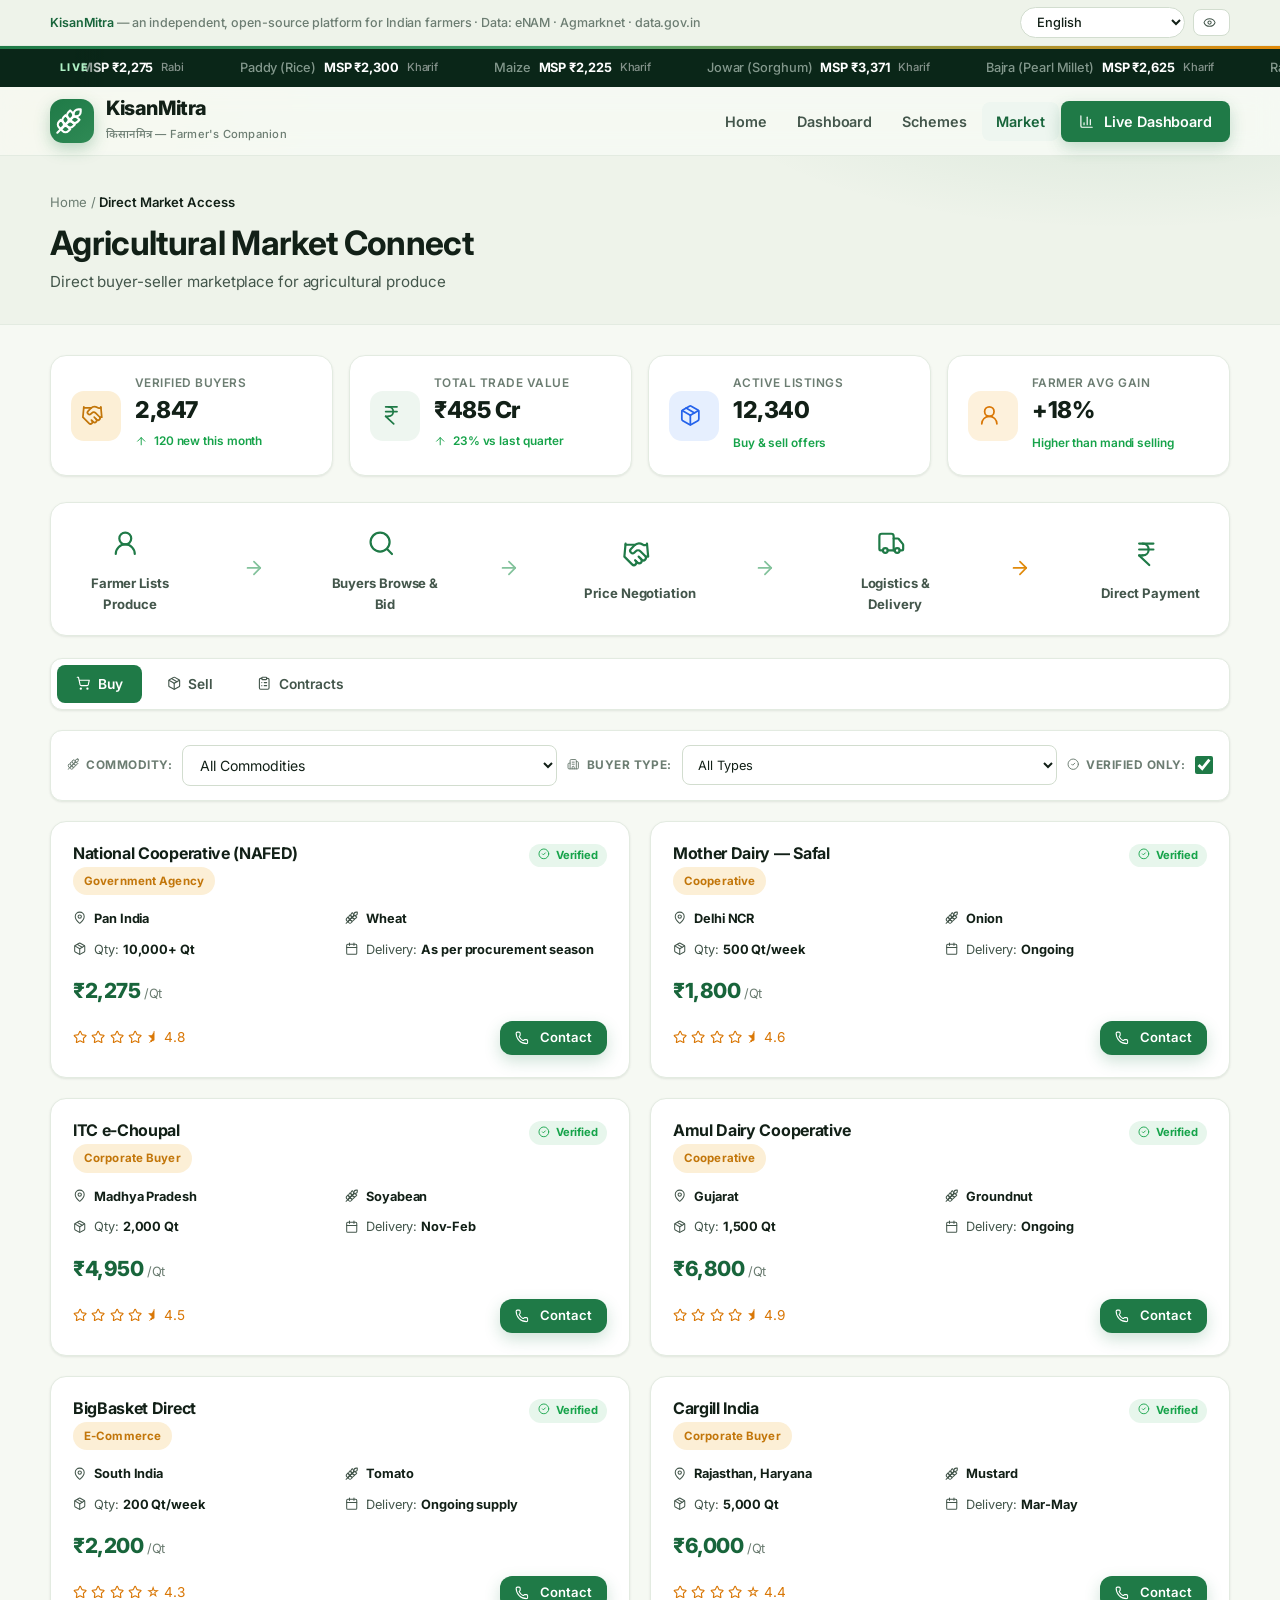
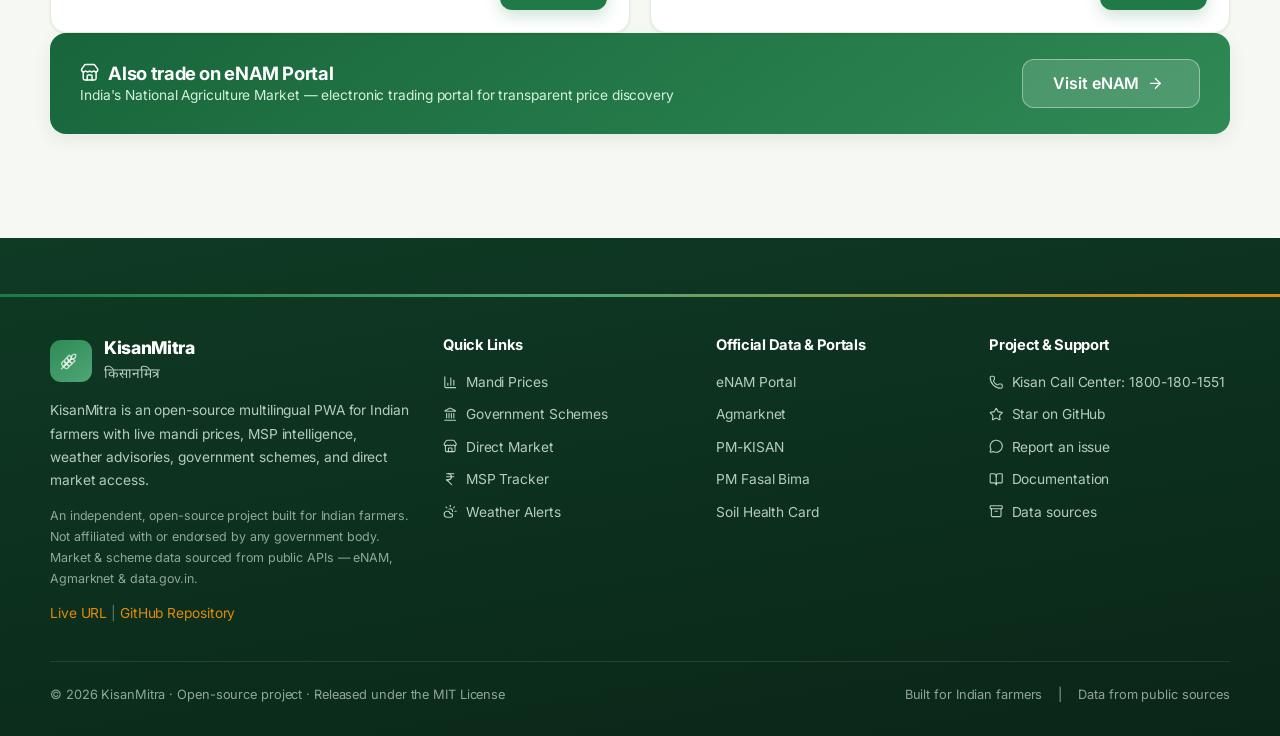
<file: market.html>
<!DOCTYPE html>
<html lang="en">

<head>
    <meta charset="UTF-8">
    <meta name="viewport" content="width=device-width, initial-scale=1.0">
    <meta name="description"
        content="KisanMitra Direct Market Access — Connect directly with verified buyers, cooperatives, and exporters. Bypass middlemen and get fair prices.">
    <meta name="theme-color" content="#1f7a47">

    <!-- Open Graph / SEO -->
    <meta property="og:title" content="KisanMitra — Farmer's Digital Companion" />
    <meta property="og:description"
        content="Open-source multilingual PWA for Indian farmers with live mandi prices, MSP intelligence, weather advisories, schemes, and direct market access." />
    <meta property="og:type" content="website" />
    <meta property="og:url" content="https://kisanmitra.in" />

    <!-- Favicon -->
    <link rel="icon" href="assets/icons/logo.svg" type="image/svg+xml">
    <meta name="apple-mobile-web-app-capable" content="yes">
    <meta name="apple-mobile-web-app-status-bar-style" content="default">
    <meta name="mobile-web-app-capable" content="yes">
    <title>Direct Market Access — KisanMitra</title>
    <link rel="manifest" href="manifest.json">
    <link rel="icon" href="assets/icons/favicon.svg" type="image/svg+xml">
    <link rel="apple-touch-icon" href="assets/icons/apple-touch-icon.svg">
    <link rel="stylesheet" href="css/style.css?v=15">
    <link rel="stylesheet" href="css/redesign.css?v=15">
    <link rel="stylesheet" href="css/mobile.css?v=15">
</head>

<body>
    <!-- Government Strip -->
    <div class="gov-strip">
        <div class="container">
            <span class="utility-note"><strong>KisanMitra</strong> — an independent, open-source platform for Indian farmers · Data: eNAM · Agmarknet · data.gov.in</span>
            <div>
                <select id="langSelect" class="lang-select">
                    <option value="en">English</option>
                    <option value="hi">हिन्दी (Hindi)</option>
                    <option value="te">తెలుగు (Telugu)</option>
                    <option value="ta">தமிழ் (Tamil)</option>
                    <option value="mr">मराठी (Marathi)</option>
                    <option value="bn">বাংলা (Bengali)</option>
                    <option value="kn">ಕನ್ನಡ (Kannada)</option>
                    <option value="gu">ગુજરાતી (Gujarati)</option>
                </select>

                <button class="hc-toggle" title="High Contrast Mode" aria-label="Toggle High Contrast Mode">👁️‍🗨️</button>
            </div>
        </div>
    </div>
    <div class="tricolor-divider"></div>

    <!-- Price Ticker -->
    <div class="price-ticker" id="priceTicker">
        <div class="ticker-wrap" id="tickerContent">
            <!-- Populated by JS -->
        </div>
    </div>

    <!-- Navbar -->
    <nav class="navbar">
        <div class="container">
            <a href="index.html" class="nav-brand">
                <div class="logo">🌾</div>
                <div class="brand-text">
                    <h1>KisanMitra</h1>
                    <span>किसानमित्र — Farmer's Companion</span>
                </div>
            </a>
            <ul class="nav-links" id="navLinks">
                <li><a href="index.html" data-i18n="nav.home">Home</a></li>
                <li><a href="dashboard.html" data-i18n="nav.dashboard">Dashboard</a></li>
                <li><a href="schemes.html" data-i18n="nav.schemes">Schemes</a></li>
                <li><a href="market.html" class="active" data-i18n="nav.market">Market</a></li>
                <li><a href="dashboard.html" class="nav-cta" data-i18n="hero.btn.dashboard">📊 Live Dashboard</a></li>
            </ul>
            <button class="nav-toggle" id="navToggle" aria-label="Toggle navigation">☰</button>
        </div>
    </nav>

    <!-- Page Header -->
    <div class="page-header">
        <div class="container">
            <div class="breadcrumb">
                <a href="index.html">Home</a> / <strong>Direct Market Access</strong>
            </div>
            <h2 data-i18n="market.title">Agricultural Market Connect</h2>
            <p data-i18n="market.subtitle">Direct buyer-seller marketplace for agricultural produce</p>
        </div>
    </div>

    <!-- Main Content -->
    <section class="dashboard">
        <div class="container">
            <!-- Stats -->
            <div class="quick-stats layout-4">
                <div class="stat-card">
                    <div class="stat-icon-box tone-saffron">🤝</div>
                    <div class="stat-info">
                        <h4>Verified Buyers</h4>
                        <span class="value">2,847</span>
                        <span class="change up">↑ 120 new this month</span>
                    </div>
                </div>
                <div class="stat-card">
                    <div class="stat-icon-box tone-green">💰</div>
                    <div class="stat-info">
                        <h4>Total Trade Value</h4>
                        <span class="value">₹485 Cr</span>
                        <span class="change up">↑ 23% vs last quarter</span>
                    </div>
                </div>
                <div class="stat-card">
                    <div class="stat-icon-box tone-info">📦</div>
                    <div class="stat-info">
                        <h4>Active Listings</h4>
                        <span class="value">12,340</span>
                        <span class="change up">Buy & sell offers</span>
                    </div>
                </div>
                <div class="stat-card">
                    <div class="stat-icon-box tone-warning">👨‍🌾</div>
                    <div class="stat-info">
                        <h4>Farmer Avg Gain</h4>
                        <span class="value">+18%</span>
                        <span class="change up">Higher than mandi selling</span>
                    </div>
                </div>
            </div>

            <!-- How it works -->
            <div class="card stack-gap-24">
                <div class="card-body">
                    <div class="flow-track">
                        <div class="flow-step"><div class="icon">👨‍🌾</div><div class="label">Farmer Lists Produce</div></div>
                        <div class="flow-arrow">→</div>
                        <div class="flow-step"><div class="icon">🔍</div><div class="label">Buyers Browse & Bid</div></div>
                        <div class="flow-arrow">→</div>
                        <div class="flow-step"><div class="icon">🤝</div><div class="label">Price Negotiation</div></div>
                        <div class="flow-arrow">→</div>
                        <div class="flow-step"><div class="icon">🚛</div><div class="label">Logistics & Delivery</div></div>
                        <div class="flow-arrow final">→</div>
                        <div class="flow-step"><div class="icon">💰</div><div class="label">Direct Payment</div></div>
                    </div>
                </div>
            </div>

            <!-- Tabs -->
            <div class="tabs" id="marketTabs">
                <button class="tab active" onclick="switchTab('buy')" id="tabBuy" data-i18n="market.tab.buy">🛒 Buyer
                    Listings</button>
                <button class="tab" onclick="switchTab('sell')" id="tabSell" data-i18n="market.tab.sell">📦 Sell Your
                    Produce</button>
                <button class="tab" onclick="switchTab('contracts')" id="tabContracts"
                    data-i18n="market.tab.contracts">📝 Contract Farming</button>
            </div>

            <!-- Tab Content: Buy Listings -->
            <div id="buyContent">
                <!-- Filter -->
                <div class="filter-bar spaced">
                    <label>🌾 Commodity:</label>
                    <select class="form-control" id="marketCommodityFilter" onchange="filterListings()">
                        <option value="">All Commodities</option>
                    </select>
                    <label>🏢 Buyer Type:</label>
                    <select class="form-control form-control-sm" id="marketTypeFilter" onchange="filterListings()">
                        <option value="">All Types</option>
                        <option value="Company">Company</option>
                        <option value="Cooperative">Cooperative</option>
                        <option value="Government">Government</option>
                        <option value="Exporter">Exporter</option>
                        <option value="Trader">Trader</option>
                    </select>
                    <label>✅ Verified Only:</label>
                    <input type="checkbox" id="verifiedOnly" onchange="filterListings()" checked class="checkbox-sm">
                </div>

                <div class="grid-2" id="listingsGrid">
                    <!-- Populated by JS -->
                </div>
            </div>

            <!-- Tab Content: Sell -->
            <div id="sellContent" class="hidden-panel">
                <div class="card">
                    <div class="card-header">
                        <h3>📦 List Your Produce for Sale</h3>
                    </div>
                    <div class="card-body">
                        <form id="sellForm" onsubmit="submitSellForm(event)" class="form-max">
                            <div class="form-grid-2">
                                <div>
                                    <label class="form-label">Farmer
                                        Name *</label>
                                    <input type="text" class="form-control w-full" id="sellName" required
                                        placeholder="Enter your name">
                                </div>
                                <div>
                                    <label class="form-label">Phone
                                        Number *</label>
                                    <input type="tel" class="form-control w-full" id="sellPhone" required
                                        placeholder="+91 XXXXX XXXXX">
                                </div>
                                <div>
                                    <label class="form-label">State
                                        *</label>
                                    <select class="form-control w-full" id="sellState" required>
                                        <option value="">Select State</option>
                                    </select>
                                </div>
                                <div>
                                    <label class="form-label">District
                                        *</label>
                                    <select class="form-control w-full" id="sellDistrict" required>
                                        <option value="">Select District</option>
                                    </select>
                                </div>
                                <div>
                                    <label class="form-label">Commodity
                                        *</label>
                                    <select class="form-control w-full" id="sellCommodity" required>
                                        <option value="">Select Commodity</option>
                                        <!-- Populated dynamically by JS from KisanData.COMMODITIES -->
                                    </select>
                                </div>
                                <div>
                                    <label class="form-label">Quantity
                                        (Quintals) *</label>
                                    <input type="number" class="form-control w-full" id="sellQuantity" required
                                        placeholder="e.g. 50" min="1">
                                </div>
                                <div>
                                    <label class="form-label">Expected
                                        Price (₹/Quintal)</label>
                                    <input type="number" class="form-control w-full" id="sellPrice" placeholder="e.g. 2500">
                                </div>
                                <div>
                                    <label class="form-label">Available
                                        From</label>
                                    <input type="date" class="form-control w-full" id="sellDate">
                                </div>
                            </div>
                            <div class="mt-16">
                                <label class="form-label">Additional
                                    Details</label>
                                <textarea class="form-control w-full" id="sellDetails" rows="3"
                                    placeholder="Quality grade, organic certification, delivery preferences, etc."></textarea>
                            </div>
                            <div class="actions-row mt-20">
                                <button type="submit" class="btn btn-primary">📦 List for Sale</button>
                                <button type="reset" class="btn btn-outline">Clear Form</button>
                            </div>
                        </form>
                        <div id="sellFormResult" class="mt-20"></div>
                    </div>
                </div>
            </div>

            <!-- Tab Content: Contract Farming -->
            <div id="contractsContent" class="hidden-panel">
                <div class="grid-2 stack-gap-24">
                    <div class="card">
                        <div class="card-body contracts-summary">
                            <div class="icon">📝</div>
                            <h3>Assured Contract Farming</h3>
                            <p>
                                Get guaranteed buyers and stable income through pre-agreed contracts. Reduce market
                                risks with assured procurement at pre-decided prices.
                            </p>
                            <div class="metric-row">
                                <div>
                                    <div class="value tone-green-text">1,240+</div>
                                    <div class="hint">Active Contracts</div>
                                </div>
                                <div>
                                    <div class="value tone-saffron-text">₹89 Cr</div>
                                    <div class="hint">Contract Value</div>
                                </div>
                                <div>
                                    <div class="value tone-info-text">45,000+</div>
                                    <div class="hint">Farmers Enrolled</div>
                                </div>
                            </div>
                            <button class="btn btn-success"
                                onclick="UI.showToast('Contract farming registration will open soon! We are partnering with FPOs.', 'info')">Register
                                Interest →</button>
                        </div>
                    </div>
                    <div class="card">
                        <div class="card-body">
                            <h3 class="partner-list-title">🏢 Active Contract Partners</h3>
                            <div>
                                <div class="partner-item">
                                    <div class="partner-icon tone-saffron">
                                        🏭</div>
                                    <div class="partner-meta">
                                        <strong>ITC Agri Business</strong>
                                        <div>Wheat, Soybean, Rice •
                                            Pan India</div>
                                    </div>
                                    <span class="badge badge-success">✓ Verified</span>
                                </div>
                                <div class="partner-item">
                                    <div class="partner-icon tone-green">
                                        🏬</div>
                                    <div class="partner-meta">
                                        <strong>Mother Dairy</strong>
                                        <div>Vegetables, Fruits •
                                            North India</div>
                                    </div>
                                    <span class="badge badge-success">✓ Verified</span>
                                </div>
                                <div class="partner-item">
                                    <div class="partner-icon tone-info">
                                        🌿</div>
                                    <div class="partner-meta">
                                        <strong>Dabur India</strong>
                                        <div>Herbs, Turmeric, Honey •
                                            Select States</div>
                                    </div>
                                    <span class="badge badge-success">✓ Verified</span>
                                </div>
                                <div class="partner-item">
                                    <div class="partner-icon tone-warning">
                                        🧴</div>
                                    <div class="partner-meta">
                                        <strong>Patanjali Ayurved</strong>
                                        <div>Organic produce, Herbs •
                                            North & Central India</div>
                                    </div>
                                    <span class="badge badge-success">✓ Verified</span>
                                </div>
                            </div>
                        </div>
                    </div>
                </div>
            </div>

            <!-- Helpline -->
            <div class="helpline-banner stack-gap-24">
                <div>
                    <h3>🏪 Also trade on eNAM Portal</h3>
                    <p>India's National Agriculture Market — electronic trading portal for transparent price discovery
                    </p>
                </div>
                <a href="https://enam.gov.in" target="_blank" class="btn btn-secondary btn-lg cta-muted">
                    Visit eNAM →
                </a>
            </div>
        </div>
    </section>

    <!-- Footer -->
    <footer class="footer">
        <div class="tricolor-divider"></div>
        <div class="container footer-pad-top">
            <div class="footer-grid">
                <div>
                    <div class="footer-brand">
                        <div class="footer-brand-logo">
                            🌾</div>
                        <div>
                            <h3 class="footer-brand-title">
                                KisanMitra</h3>
                            <span class="footer-brand-sub">किसानमित्र</span>
                        </div>
                    </div>
                    <p>KisanMitra is an open-source multilingual PWA for Indian farmers with live mandi prices, MSP
                        intelligence, weather advisories, government schemes, and direct market access.</p>
                    <p class="footer-note">An independent, open-source project built for Indian farmers. Not
                        affiliated with or endorsed by any government body. Market &amp; scheme data sourced from
                        public APIs — eNAM, Agmarknet &amp; data.gov.in.</p>
                    <p class="footer-links-row">
                        <a href="https://tekigowtham2204.github.io/KisanMitra/" target="_blank" rel="noopener noreferrer">Live URL</a>
                        <span class="sep"> | </span>
                        <a href="https://github.com/tekigowtham2204/KisanMitra/" target="_blank" rel="noopener noreferrer">GitHub Repository</a>
                    </p>
                </div>
                <div>
                    <h4>Quick Links</h4>
                    <ul>
                        <li><a href="dashboard.html">📊 Mandi Prices</a></li>
                        <li><a href="schemes.html">🏛️ Government Schemes</a></li>
                        <li><a href="market.html">🏪 Direct Market</a></li>
                        <li><a href="dashboard.html">💰 MSP Tracker</a></li>
                        <li><a href="dashboard.html">🌤️ Weather Alerts</a></li>
                    </ul>
                </div>
                <div>
                    <h4>Official Data & Portals</h4>
                    <ul>
                        <li><a href="https://enam.gov.in" target="_blank">eNAM Portal</a></li>
                        <li><a href="https://agmarknet.gov.in" target="_blank">Agmarknet</a></li>
                        <li><a href="https://pmkisan.gov.in" target="_blank">PM-KISAN</a></li>
                        <li><a href="https://pmfby.gov.in" target="_blank">PM Fasal Bima</a></li>
                        <li><a href="https://soilhealth.dac.gov.in" target="_blank">Soil Health Card</a></li>
                    </ul>
                </div>
                <div>
                    <h4>Project & Support</h4>
                    <ul>
                        <li><a href="tel:18001801551">📞 Kisan Call Center: 1800-180-1551</a></li>
                        <li><a href="https://github.com/tekigowtham2204/KisanMitra/" target="_blank" rel="noopener noreferrer">⭐ Star on GitHub</a></li>
                        <li><a href="https://github.com/tekigowtham2204/KisanMitra/issues" target="_blank" rel="noopener noreferrer">💬 Report an issue</a></li>
                        <li><a href="https://github.com/tekigowtham2204/KisanMitra/blob/master/README.md" target="_blank" rel="noopener noreferrer">📖 Documentation</a></li>
                        <li><a href="https://data.gov.in/" target="_blank" rel="noopener noreferrer">🗂️ Data sources</a></li>
                    </ul>
                </div>
            </div>
            <div class="footer-bottom">
                <span>© 2026 KisanMitra · Open-source project · Released under the MIT License</span>
                <div class="footer-govt-logos">
                    <span>Built for Indian farmers</span>
                    <span>|</span>
                    <span>Data from public sources</span>
                </div>
            </div>
        </div>
    </footer>

    <!-- Scroll to Top -->
    <button class="scroll-top" id="scrollTop" aria-label="Scroll to top">↑</button>

    <script src="js/api.js?v=15"></script>
    <script src="js/data.js?v=15"></script>
    <script src="js/i18n.js?v=15"></script>
    <script type="module" src="js/app.js?v=15"></script>
    <script>
        if ('serviceWorker' in navigator) {
            window.addEventListener('load', () => {
                navigator.serviceWorker.register('./service-worker.js')
                    .then(reg => {
                        console.log('[SW] Registered:', reg.scope);
                        reg.onupdatefound = () => {
                            const newWorker = reg.installing;
                            newWorker.onstatechange = () => {
                                if (newWorker.state === 'installed' && navigator.serviceWorker.controller) {
                                    if (window.UI) window.UI.showToast('New update available! Refresh to update.', 'info');
                                }
                            };
                        };
                    })
                    .catch(err => console.warn('[SW] Registration failed:', err));
            });
        }
    </script>
</body>

</html>
</file>
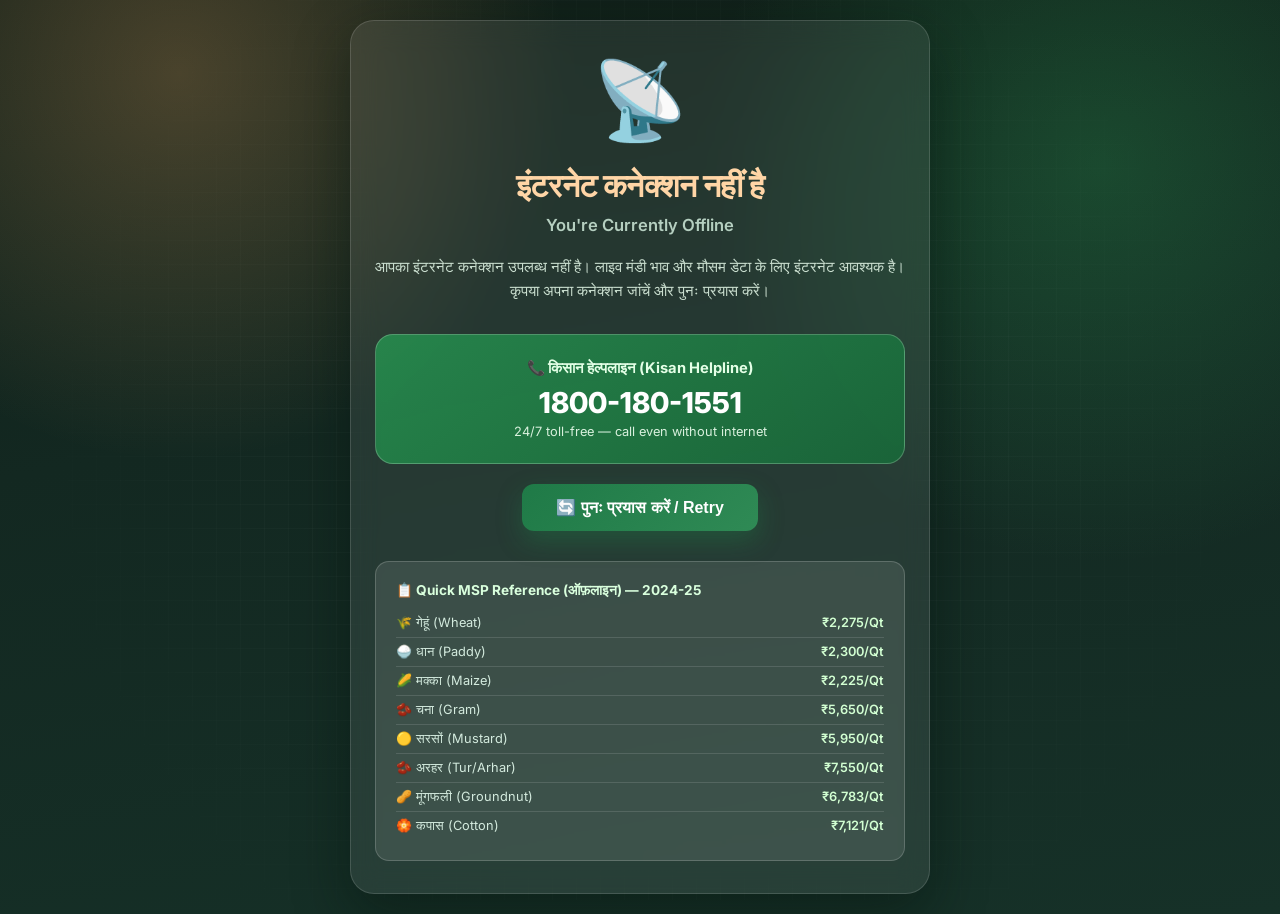
<file: offline.html>
<!DOCTYPE html>
<html lang="hi-IN">

<head>
    <meta charset="UTF-8">
    <meta name="viewport" content="width=device-width, initial-scale=1.0">
    <title>ऑफ़लाइन — KisanMitra</title>
    <link rel="manifest" href="manifest.json">
    <meta name="theme-color" content="#1f7a47">

    <!-- Open Graph / SEO -->
    <meta property="og:title" content="KisanMitra — Farmer's Digital Companion" />
    <meta property="og:description"
        content="Real-time mandi prices, weather advisories, MSP data, and government scheme information for Indian farmers." />
    <meta property="og:type" content="website" />
    <meta property="og:url" content="https://kisanmitra.in" />

    <!-- Favicon -->
    <link rel="icon" href="assets/icons/favicon.svg" type="image/svg+xml">
    <link rel="apple-touch-icon" href="assets/icons/apple-touch-icon.svg">
    <style>
        @import url('https://fonts.googleapis.com/css2?family=Inter:wght@400;500;600;700;800&display=swap');

        * {
            margin: 0;
            padding: 0;
            box-sizing: border-box;
        }

        body {
            font-family: 'Inter', 'Noto Sans', 'Segoe UI', Roboto, sans-serif;
            background: radial-gradient(circle at 14% 8%, rgba(255, 175, 102, 0.24), transparent 28%),
                radial-gradient(circle at 86% 18%, rgba(50, 180, 95, 0.25), transparent 30%),
                linear-gradient(170deg, #101f18 0%, #132821 42%, #163128 100%);
            color: #dcefe0;
            min-height: 100vh;
            display: flex;
            align-items: center;
            justify-content: center;
            text-align: center;
            padding: 20px;
        }

        body::before {
            content: '';
            position: fixed;
            inset: 0;
            pointer-events: none;
            background-image: linear-gradient(rgba(255, 255, 255, 0.03) 1px, transparent 1px), linear-gradient(90deg, rgba(255, 255, 255, 0.03) 1px, transparent 1px);
            background-size: 24px 24px;
            mask-image: radial-gradient(circle at center, black 26%, transparent 84%);
        }

        .offline-container {
            max-width: 580px;
            width: 100%;
            background: rgba(255, 255, 255, 0.08);
            border: 1px solid rgba(255, 255, 255, 0.14);
            border-radius: 24px;
            box-shadow: 0 20px 56px rgba(5, 17, 12, 0.45);
            padding: 32px 24px;
            backdrop-filter: blur(14px);
        }

        .offline-icon {
            font-size: 4.8rem;
            margin-bottom: 20px;
            animation: pulse 2s ease-in-out infinite;
        }

        @keyframes pulse {

            0%,
            100% {
                transform: scale(1);
                opacity: 1;
            }

            50% {
                transform: scale(1.1);
                opacity: 0.8;
            }
        }

        h1 {
            font-size: 2rem;
            font-weight: 800;
            color: #ffd5a6;
            margin-bottom: 10px;
            letter-spacing: -0.01em;
        }

        h2 {
            font-size: 1.04rem;
            font-weight: 600;
            margin-bottom: 20px;
            color: #b5cfc0;
        }

        p {
            font-size: 0.95rem;
            color: #cadecf;
            line-height: 1.6;
            margin-bottom: 30px;
        }

        .helpline {
            background: linear-gradient(145deg, rgba(39, 149, 82, 0.82), rgba(24, 109, 58, 0.82));
            border: 1px solid rgba(235, 255, 237, 0.23);
            border-radius: 18px;
            padding: 24px;
            margin-bottom: 20px;
        }

        .helpline h3 {
            font-size: 0.92rem;
            color: #e4ffe6;
            margin-bottom: 8px;
        }

        .helpline .number {
            font-size: 1.8rem;
            font-weight: 800;
            color: #fff;
        }

        .helpline .desc {
            font-size: 0.8rem;
            color: rgba(237, 255, 238, 0.9);
            margin-top: 4px;
        }

        .retry-btn {
            background: linear-gradient(135deg, #1f7a47, #2f8a55);
            color: #ffffff;
            border: none;
            padding: 14px 34px;
            border-radius: 12px;
            font-size: 1rem;
            font-weight: 700;
            cursor: pointer;
            transition: all 0.3s;
            box-shadow: 0 10px 24px rgba(31, 122, 71, 0.4);
        }

        .retry-btn:hover {
            filter: brightness(1.05);
            transform: translateY(-2px);
            box-shadow: 0 12px 28px rgba(31, 122, 71, 0.5);
        }

        .msp-info {
            margin-top: 30px;
            text-align: left;
            background: rgba(255, 255, 255, 0.1);
            border: 1px solid rgba(255, 255, 255, 0.18);
            border-radius: 14px;
            padding: 20px;
        }

        .msp-info h4 {
            color: #d9ffdd;
            margin-bottom: 10px;
            font-size: 0.85rem;
        }

        .msp-row {
            display: flex;
            justify-content: space-between;
            padding: 6px 0;
            border-bottom: 1px solid rgba(255, 255, 255, 0.12);
            font-size: 0.8rem;
        }

        .msp-row:last-child {
            border-bottom: none;
        }

        .msp-row .crop {
            color: #d4ebde;
        }

        .msp-row .price {
            color: #d2ffd2;
            font-weight: 600;
        }

        @media (max-width: 640px) {
            .offline-container {
                padding: 24px 16px;
                border-radius: 16px;
            }

            h1 {
                font-size: 1.6rem;
            }

            .helpline .number {
                font-size: 1.5rem;
            }
        }
    </style>
</head>

<body>
    <div class="offline-container">
        <div class="offline-icon">📡</div>
        <h1>इंटरनेट कनेक्शन नहीं है</h1>
        <h2>You're Currently Offline</h2>
        <p>
            आपका इंटरनेट कनेक्शन उपलब्ध नहीं है। लाइव मंडी भाव और मौसम डेटा के लिए इंटरनेट आवश्यक है।
            कृपया अपना कनेक्शन जांचें और पुनः प्रयास करें।
        </p>

        <div class="helpline">
            <h3>📞 किसान हेल्पलाइन (Kisan Helpline)</h3>
            <div class="number">1800-180-1551</div>
            <div class="desc">24/7 toll-free — call even without internet</div>
        </div>

        <button class="retry-btn" onclick="window.location.reload()">🔄 पुनः प्रयास करें / Retry</button>

        <div class="msp-info">
            <h4>📋 Quick MSP Reference (ऑफ़लाइन) — 2024-25</h4>
            <div class="msp-row"><span class="crop">🌾 गेहूं (Wheat)</span><span class="price">₹2,275/Qt</span></div>
            <div class="msp-row"><span class="crop">🍚 धान (Paddy)</span><span class="price">₹2,300/Qt</span></div>
            <div class="msp-row"><span class="crop">🌽 मक्का (Maize)</span><span class="price">₹2,225/Qt</span></div>
            <div class="msp-row"><span class="crop">🫘 चना (Gram)</span><span class="price">₹5,650/Qt</span></div>
            <div class="msp-row"><span class="crop">🟡 सरसों (Mustard)</span><span class="price">₹5,950/Qt</span></div>
            <div class="msp-row"><span class="crop">🫘 अरहर (Tur/Arhar)</span><span class="price">₹7,550/Qt</span></div>
            <div class="msp-row"><span class="crop">🥜 मूंगफली (Groundnut)</span><span class="price">₹6,783/Qt</span>
            </div>
            <div class="msp-row"><span class="crop">🏵️ कपास (Cotton)</span><span class="price">₹7,121/Qt</span></div>
        </div>
    </div>
</body>

</html>
</file>
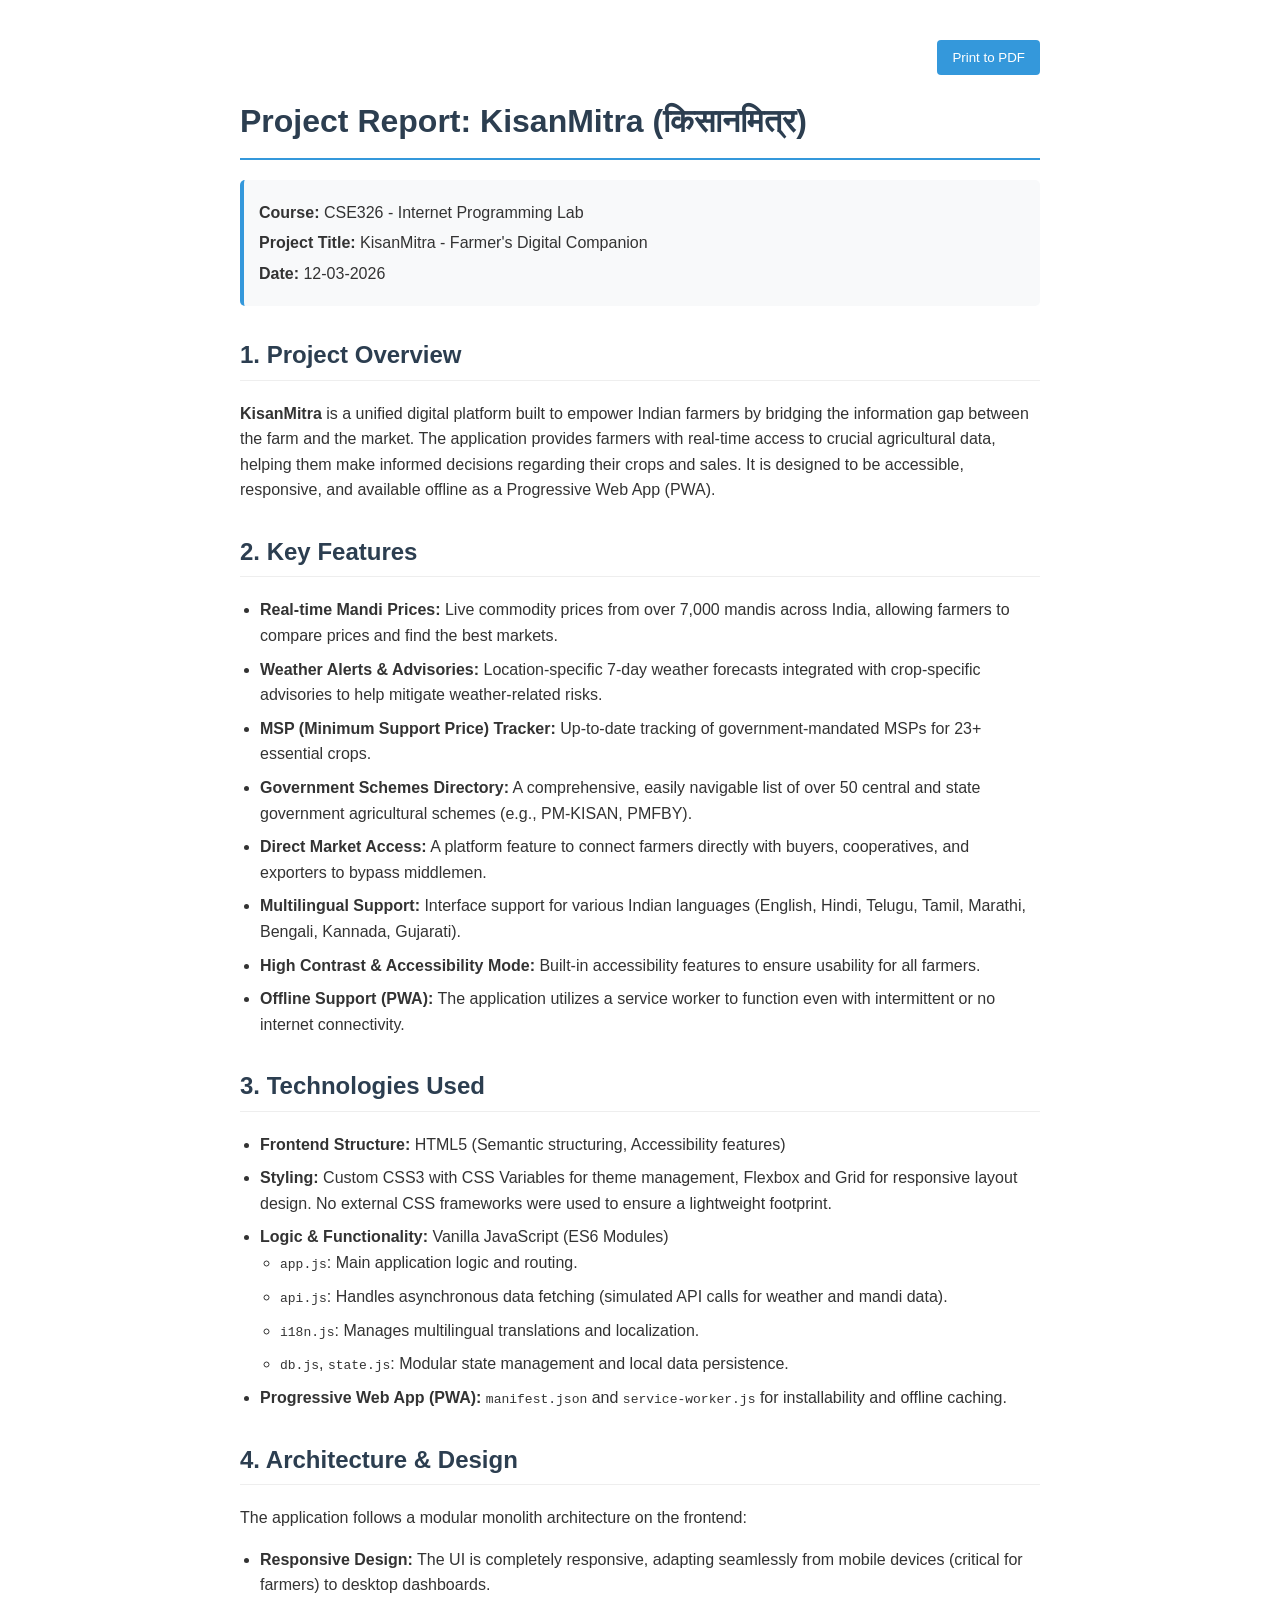
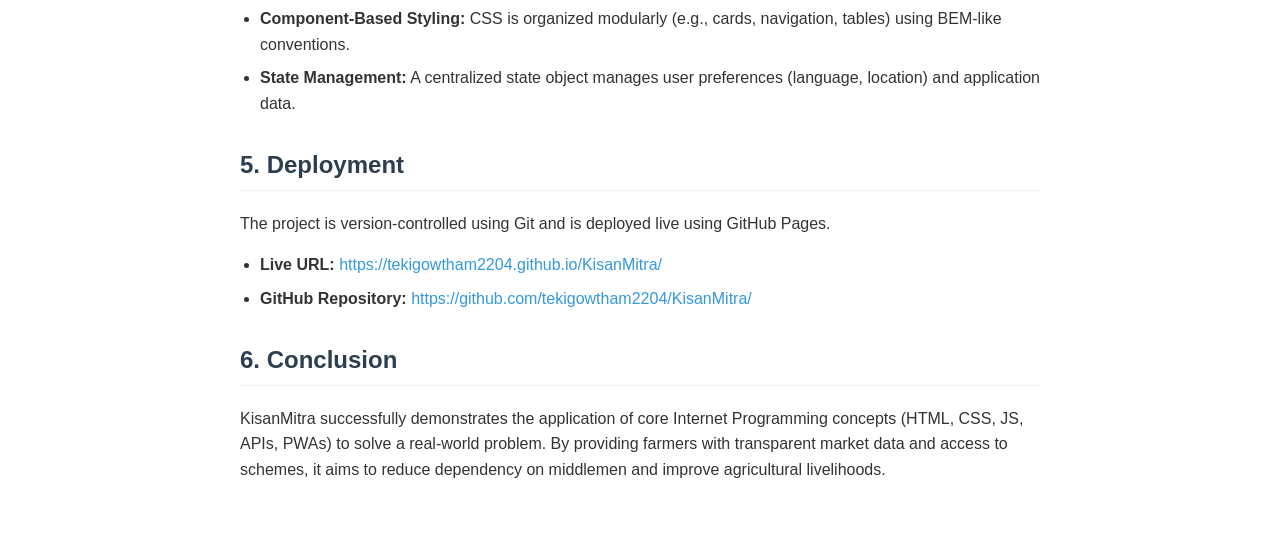
<file: Project_Report_KisanMitra.html>
<!DOCTYPE html>
<html lang="en">
<head>
    <meta charset="UTF-8">
    <meta name="viewport" content="width=device-width, initial-scale=1.0">
    <title>Project Report: KisanMitra</title>
    <style>
        body {
            font-family: 'Segoe UI', Tahoma, Geneva, Verdana, sans-serif;
            line-height: 1.6;
            color: #333;
            max-width: 800px;
            margin: 0 auto;
            padding: 40px 20px;
        }
        h1, h2, h3 {
            color: #2c3e50;
        }
        h1 {
            border-bottom: 2px solid #3498db;
            padding-bottom: 10px;
            margin-bottom: 20px;
        }
        h2 {
            margin-top: 30px;
            border-bottom: 1px solid #eee;
            padding-bottom: 5px;
        }
        .meta-info {
            background-color: #f8f9fa;
            padding: 15px;
            border-radius: 5px;
            border-left: 4px solid #3498db;
            margin-bottom: 30px;
        }
        .meta-info p {
            margin: 5px 0;
            font-weight: bold;
        }
        .meta-info span {
            font-weight: normal;
        }
        ul {
            padding-left: 20px;
        }
        li {
            margin-bottom: 8px;
        }
        a {
            color: #3498db;
            text-decoration: none;
        }
        a:hover {
            text-decoration: underline;
        }
        @media print {
            body {
                padding: 0;
            }
            .no-print {
                display: none;
            }
        }
    </style>
</head>
<body>
    <div class="no-print" style="text-align: right; margin-bottom: 20px;">
        <button onclick="window.print()" style="padding: 10px 15px; background: #3498db; color: white; border: none; border-radius: 4px; cursor: pointer;">Print to PDF</button>
    </div>

    <h1>Project Report: KisanMitra (किसानमित्र)</h1>
    
    <div class="meta-info">
        <p>Course: <span>CSE326 - Internet Programming Lab</span></p>
        <p>Project Title: <span>KisanMitra - Farmer's Digital Companion</span></p>
        <p>Date: <span>12-03-2026</span></p>
    </div>

    <h2>1. Project Overview</h2>
    <p><strong>KisanMitra</strong> is a unified digital platform built to empower Indian farmers by bridging the information gap between the farm and the market. The application provides farmers with real-time access to crucial agricultural data, helping them make informed decisions regarding their crops and sales. It is designed to be accessible, responsive, and available offline as a Progressive Web App (PWA).</p>

    <h2>2. Key Features</h2>
    <ul>
        <li><strong>Real-time Mandi Prices:</strong> Live commodity prices from over 7,000 mandis across India, allowing farmers to compare prices and find the best markets.</li>
        <li><strong>Weather Alerts & Advisories:</strong> Location-specific 7-day weather forecasts integrated with crop-specific advisories to help mitigate weather-related risks.</li>
        <li><strong>MSP (Minimum Support Price) Tracker:</strong> Up-to-date tracking of government-mandated MSPs for 23+ essential crops.</li>
        <li><strong>Government Schemes Directory:</strong> A comprehensive, easily navigable list of over 50 central and state government agricultural schemes (e.g., PM-KISAN, PMFBY).</li>
        <li><strong>Direct Market Access:</strong> A platform feature to connect farmers directly with buyers, cooperatives, and exporters to bypass middlemen.</li>
        <li><strong>Multilingual Support:</strong> Interface support for various Indian languages (English, Hindi, Telugu, Tamil, Marathi, Bengali, Kannada, Gujarati).</li>
        <li><strong>High Contrast & Accessibility Mode:</strong> Built-in accessibility features to ensure usability for all farmers.</li>
        <li><strong>Offline Support (PWA):</strong> The application utilizes a service worker to function even with intermittent or no internet connectivity.</li>
    </ul>

    <h2>3. Technologies Used</h2>
    <ul>
        <li><strong>Frontend Structure:</strong> HTML5 (Semantic structuring, Accessibility features)</li>
        <li><strong>Styling:</strong> Custom CSS3 with CSS Variables for theme management, Flexbox and Grid for responsive layout design. No external CSS frameworks were used to ensure a lightweight footprint.</li>
        <li><strong>Logic & Functionality:</strong> Vanilla JavaScript (ES6 Modules)
            <ul>
                <li><code>app.js</code>: Main application logic and routing.</li>
                <li><code>api.js</code>: Handles asynchronous data fetching (simulated API calls for weather and mandi data).</li>
                <li><code>i18n.js</code>: Manages multilingual translations and localization.</li>
                <li><code>db.js</code>, <code>state.js</code>: Modular state management and local data persistence.</li>
            </ul>
        </li>
        <li><strong>Progressive Web App (PWA):</strong> <code>manifest.json</code> and <code>service-worker.js</code> for installability and offline caching.</li>
    </ul>

    <h2>4. Architecture & Design</h2>
    <p>The application follows a modular monolith architecture on the frontend:</p>
    <ul>
        <li><strong>Responsive Design:</strong> The UI is completely responsive, adapting seamlessly from mobile devices (critical for farmers) to desktop dashboards.</li>
        <li><strong>Component-Based Styling:</strong> CSS is organized modularly (e.g., cards, navigation, tables) using BEM-like conventions.</li>
        <li><strong>State Management:</strong> A centralized state object manages user preferences (language, location) and application data.</li>
    </ul>

    <h2>5. Deployment</h2>
    <p>The project is version-controlled using Git and is deployed live using GitHub Pages.</p>
    <ul>
        <li><strong>Live URL:</strong> <a href="https://tekigowtham2204.github.io/KisanMitra/" target="_blank" rel="noopener noreferrer">https://tekigowtham2204.github.io/KisanMitra/</a></li>
        <li><strong>GitHub Repository:</strong> <a href="https://github.com/tekigowtham2204/KisanMitra/" target="_blank" rel="noopener noreferrer">https://github.com/tekigowtham2204/KisanMitra/</a></li>
    </ul>

    <h2>6. Conclusion</h2>
    <p>KisanMitra successfully demonstrates the application of core Internet Programming concepts (HTML, CSS, JS, APIs, PWAs) to solve a real-world problem. By providing farmers with transparent market data and access to schemes, it aims to reduce dependency on middlemen and improve agricultural livelihoods.</p>
</body>
</html>
</file>
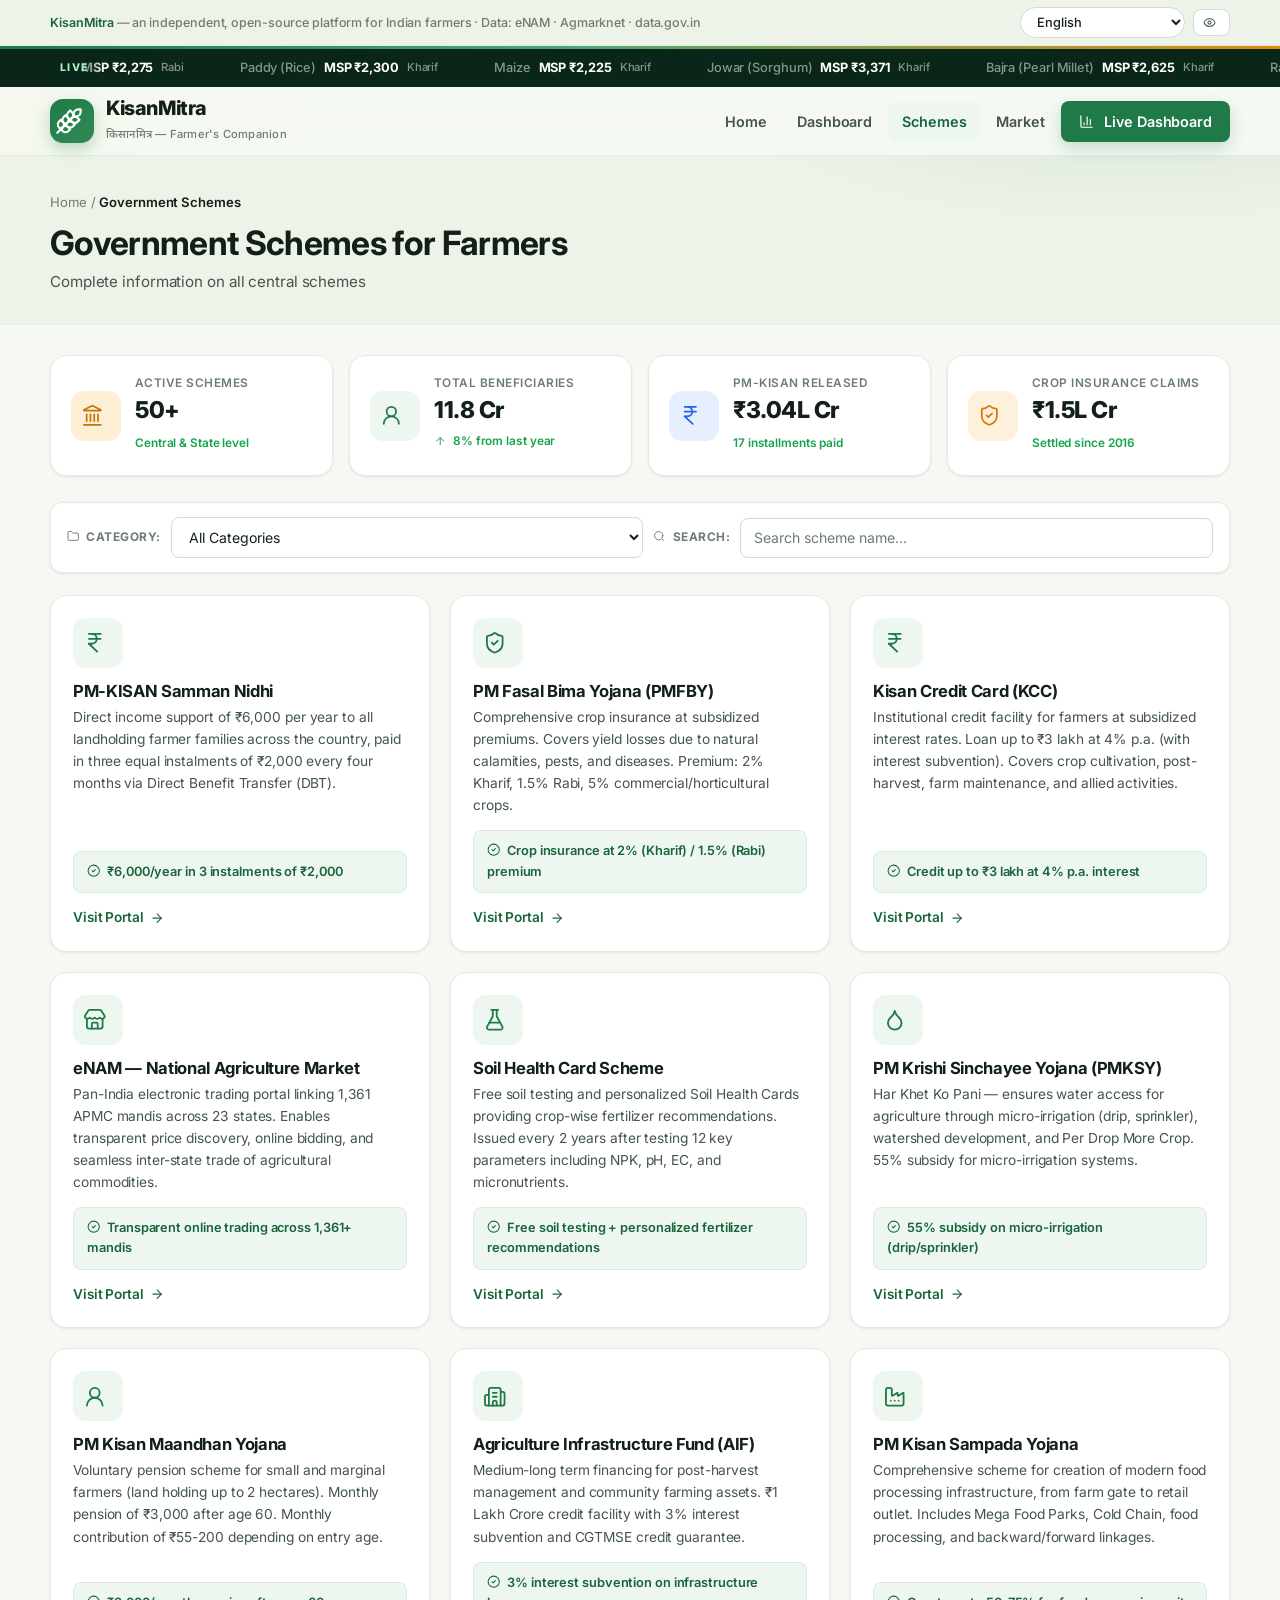
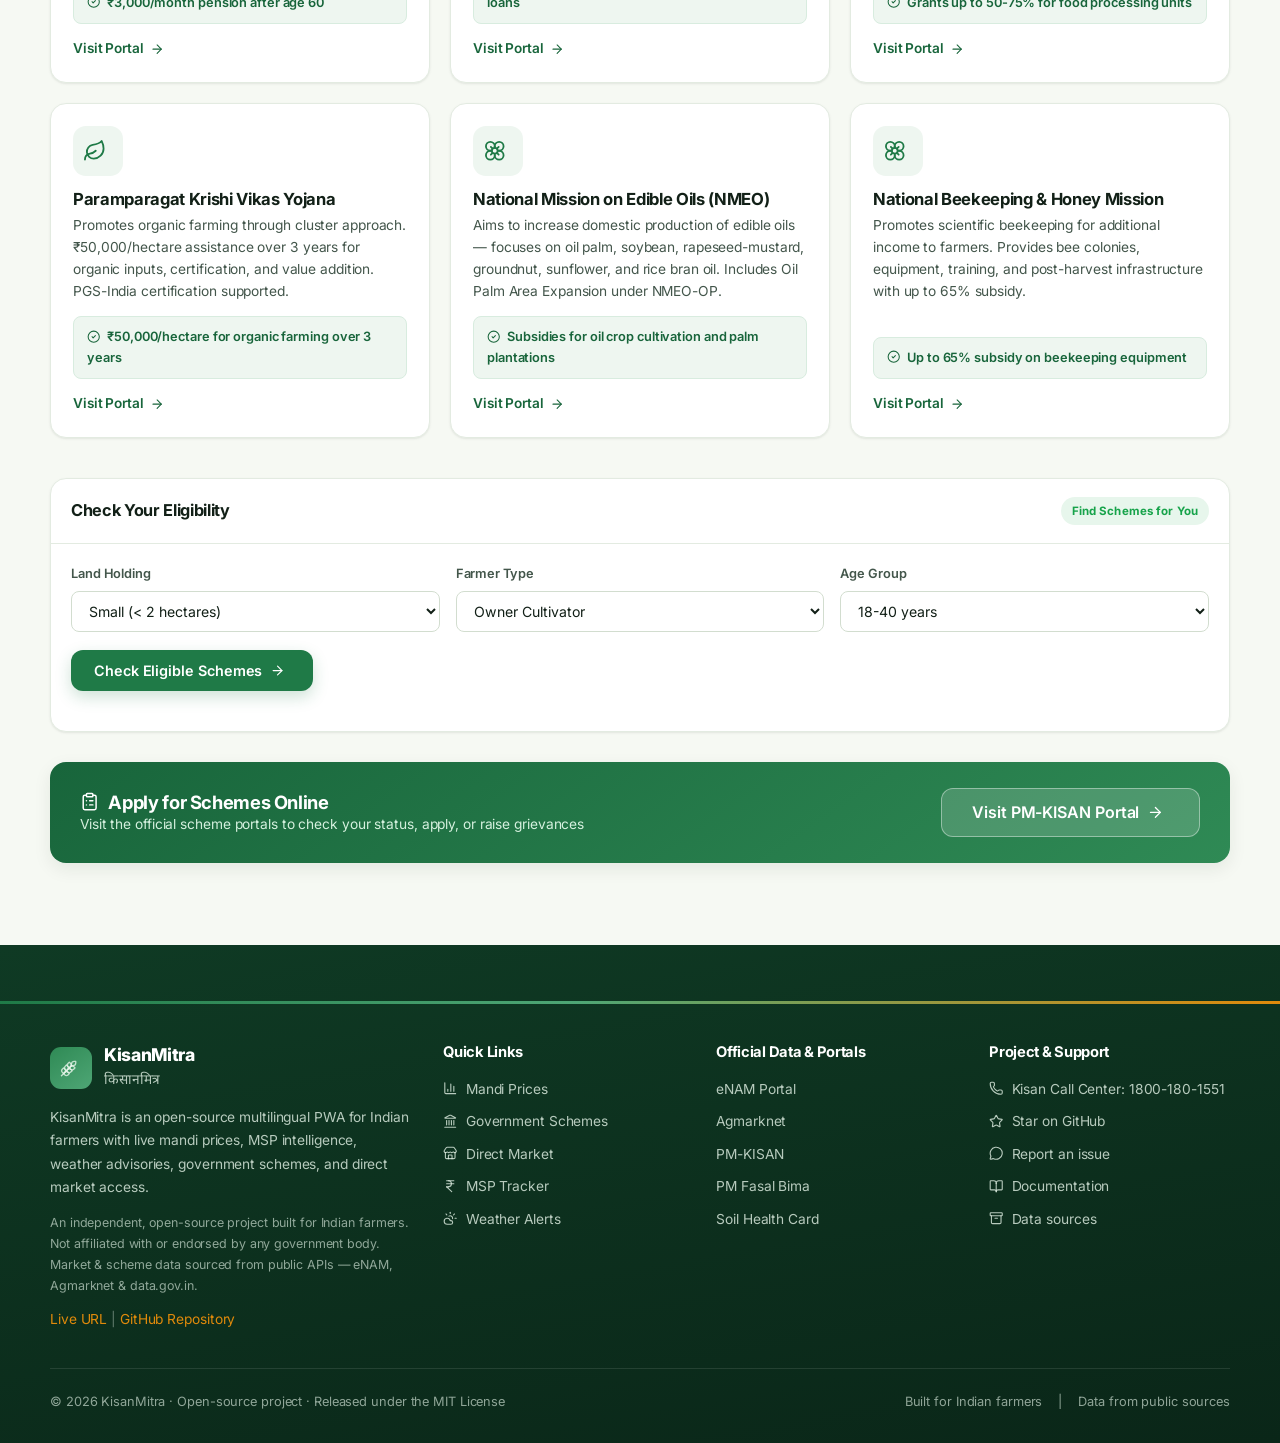
<file: schemes.html>
<!DOCTYPE html>
<html lang="en">

<head>
    <meta charset="UTF-8">
    <meta name="viewport" content="width=device-width, initial-scale=1.0">
    <meta name="description"
        content="Complete directory of government schemes for Indian farmers — PM-KISAN, PMFBY, KCC, eNAM, Soil Health Card and more.">
    <meta name="theme-color" content="#1f7a47">

    <!-- Open Graph / SEO -->
    <meta property="og:title" content="KisanMitra — Farmer's Digital Companion" />
    <meta property="og:description"
        content="Open-source multilingual PWA for Indian farmers with live mandi prices, MSP intelligence, weather advisories, schemes, and direct market access." />
    <meta property="og:type" content="website" />
    <meta property="og:url" content="https://kisanmitra.in" />

    <!-- Favicon -->
    <link rel="icon" href="assets/icons/logo.svg" type="image/svg+xml">
    <meta name="apple-mobile-web-app-capable" content="yes">
    <meta name="apple-mobile-web-app-status-bar-style" content="default">
    <meta name="mobile-web-app-capable" content="yes">
    <title>Government Schemes for Farmers — KisanMitra</title>
    <link rel="manifest" href="manifest.json">
    <link rel="icon" href="assets/icons/favicon.svg" type="image/svg+xml">
    <link rel="apple-touch-icon" href="assets/icons/apple-touch-icon.svg">
    <link rel="stylesheet" href="css/style.css?v=15">
    <link rel="stylesheet" href="css/redesign.css?v=15">
    <link rel="stylesheet" href="css/mobile.css?v=15">
</head>

<body>
    <!-- Government Strip -->
    <div class="gov-strip">
        <div class="container">
            <span class="utility-note"><strong>KisanMitra</strong> — an independent, open-source platform for Indian farmers · Data: eNAM · Agmarknet · data.gov.in</span>
            <div>
                <select id="langSelect" class="lang-select">
                    <option value="en">English</option>
                    <option value="hi">हिन्दी (Hindi)</option>
                    <option value="te">తెలుగు (Telugu)</option>
                    <option value="ta">தமிழ் (Tamil)</option>
                    <option value="mr">मराठी (Marathi)</option>
                    <option value="bn">বাংলা (Bengali)</option>
                    <option value="kn">ಕನ್ನಡ (Kannada)</option>
                    <option value="gu">ગુજરાતી (Gujarati)</option>
                </select>

                <button class="hc-toggle" title="High Contrast Mode" aria-label="Toggle High Contrast Mode">👁️‍🗨️</button>
            </div>
        </div>
    </div>
    <div class="tricolor-divider"></div>

    <!-- Price Ticker -->
    <div class="price-ticker" id="priceTicker">
        <div class="ticker-wrap" id="tickerContent">
            <!-- Populated by JS -->
        </div>
    </div>

    <!-- Navbar -->
    <nav class="navbar">
        <div class="container">
            <a href="index.html" class="nav-brand">
                <div class="logo">🌾</div>
                <div class="brand-text">
                    <h1>KisanMitra</h1>
                    <span>किसानमित्र — Farmer's Companion</span>
                </div>
            </a>
            <ul class="nav-links" id="navLinks">
                <li><a href="index.html" data-i18n="nav.home">Home</a></li>
                <li><a href="dashboard.html" data-i18n="nav.dashboard">Dashboard</a></li>
                <li><a href="schemes.html" class="active" data-i18n="nav.schemes">Schemes</a></li>
                <li><a href="market.html" data-i18n="nav.market">Market</a></li>
                <li><a href="dashboard.html" class="nav-cta" data-i18n="hero.btn.dashboard">📊 Live Dashboard</a></li>
            </ul>
            <button class="nav-toggle" id="navToggle" aria-label="Toggle navigation">☰</button>
        </div>
    </nav>

    <!-- Page Header -->
    <div class="page-header">
        <div class="container">
            <div class="breadcrumb">
                <a href="index.html">Home</a> / <strong>Government Schemes</strong>
            </div>
            <h2 data-i18n="schemes.title">Government Schemes for Farmers</h2>
            <p data-i18n="schemes.subtitle">Complete information on all central schemes</p>
        </div>
    </div>

    <!-- Main Content -->
    <section class="dashboard">
        <div class="container">
            <!-- Stats -->
            <div class="quick-stats layout-4">
                <div class="stat-card">
                    <div class="stat-icon-box tone-saffron">🏛️</div>
                    <div class="stat-info">
                        <h4>Active Schemes</h4>
                        <span class="value">50+</span>
                        <span class="change up">Central & State level</span>
                    </div>
                </div>
                <div class="stat-card">
                    <div class="stat-icon-box tone-green">👨‍🌾</div>
                    <div class="stat-info">
                        <h4>Total Beneficiaries</h4>
                        <span class="value">11.8 Cr</span>
                        <span class="change up">↑ 8% from last year</span>
                    </div>
                </div>
                <div class="stat-card">
                    <div class="stat-icon-box tone-info">💰</div>
                    <div class="stat-info">
                        <h4>PM-KISAN Released</h4>
                        <span class="value">₹3.04L Cr</span>
                        <span class="change up">17 installments paid</span>
                    </div>
                </div>
                <div class="stat-card">
                    <div class="stat-icon-box tone-warning">🛡️</div>
                    <div class="stat-info">
                        <h4>Crop Insurance Claims</h4>
                        <span class="value">₹1.5L Cr</span>
                        <span class="change up">Settled since 2016</span>
                    </div>
                </div>
            </div>

            <!-- Filter -->
            <div class="filter-bar">
                <label>📂 Category:</label>
                <select class="form-control" id="schemeCategory" onchange="filterSchemes()">
                    <option value="">All Categories</option>
                    <option value="Income Support">Income Support</option>
                    <option value="Insurance">Insurance</option>
                    <option value="Credit">Credit</option>
                    <option value="Market Access">Market Access</option>
                    <option value="Soil & Crop">Soil & Crop</option>
                    <option value="Irrigation">Irrigation</option>
                    <option value="Pension">Pension</option>
                    <option value="Infrastructure">Infrastructure</option>
                </select>
                <label>🔍 Search:</label>
                <input type="text" class="form-control" id="schemeSearch" placeholder="Search scheme name..."
                    oninput="filterSchemes()">
            </div>

            <!-- Schemes Grid -->
            <div class="grid-3" id="schemesGrid">
                <!-- Populated by JS -->
            </div>

            <!-- Eligibility Checker -->
            <div class="card mt-40">
                <div class="card-header">
                    <h3 data-i18n="schemes.eligibility">✅ Quick Eligibility Checker</h3>
                    <span class="badge badge-success">Find Schemes for You</span>
                </div>
                <div class="card-body">
                    <div class="form-grid-3">
                        <div>
                            <label class="form-label">Land
                                Holding</label>
                            <select class="form-control w-full" id="eligLand">
                                <option value="small">Small (< 2 hectares)</option>
                                <option value="medium">Medium (2-10 hectares)</option>
                                <option value="large">Large (> 10 hectares)</option>
                            </select>
                        </div>
                        <div>
                            <label class="form-label">Farmer
                                Type</label>
                            <select class="form-control w-full" id="eligType">
                                <option value="owner">Owner Cultivator</option>
                                <option value="tenant">Tenant Farmer</option>
                                <option value="sharecropper">Sharecropper</option>
                            </select>
                        </div>
                        <div>
                            <label class="form-label">Age
                                Group</label>
                            <select class="form-control w-full" id="eligAge">
                                <option value="young">18-40 years</option>
                                <option value="middle">40-60 years</option>
                                <option value="senior">60+ years</option>
                            </select>
                        </div>
                    </div>
                    <button class="btn btn-primary" onclick="checkEligibility()">Check Eligible Schemes →</button>
                    <div id="eligibilityResult" class="mt-20"></div>
                </div>
            </div>

            <!-- Important Links -->
            <div class="helpline-banner mt-30">
                <div>
                    <h3>📋 Apply for Schemes Online</h3>
                    <p>Visit the official scheme portals to check your status, apply, or raise grievances</p>
                </div>
                <a href="https://pmkisan.gov.in" target="_blank" class="btn btn-secondary btn-lg cta-muted">
                    Visit PM-KISAN Portal →
                </a>
            </div>
        </div>
    </section>

    <!-- Footer -->
    <footer class="footer">
        <div class="tricolor-divider"></div>
        <div class="container footer-pad-top">
            <div class="footer-grid">
                <div>
                    <div class="footer-brand">
                        <div class="footer-brand-logo">
                            🌾</div>
                        <div>
                            <h3 class="footer-brand-title">
                                KisanMitra</h3>
                            <span class="footer-brand-sub">किसानमित्र</span>
                        </div>
                    </div>
                    <p>KisanMitra is an open-source multilingual PWA for Indian farmers with live mandi prices, MSP
                        intelligence, weather advisories, government schemes, and direct market access.</p>
                    <p class="footer-note">An independent, open-source project built for Indian farmers. Not
                        affiliated with or endorsed by any government body. Market &amp; scheme data sourced from
                        public APIs — eNAM, Agmarknet &amp; data.gov.in.</p>
                    <p class="footer-links-row">
                        <a href="https://tekigowtham2204.github.io/KisanMitra/" target="_blank" rel="noopener noreferrer">Live URL</a>
                        <span class="sep"> | </span>
                        <a href="https://github.com/tekigowtham2204/KisanMitra/" target="_blank" rel="noopener noreferrer">GitHub Repository</a>
                    </p>
                </div>
                <div>
                    <h4>Quick Links</h4>
                    <ul>
                        <li><a href="dashboard.html">📊 Mandi Prices</a></li>
                        <li><a href="schemes.html">🏛️ Government Schemes</a></li>
                        <li><a href="market.html">🏪 Direct Market</a></li>
                        <li><a href="dashboard.html">💰 MSP Tracker</a></li>
                        <li><a href="dashboard.html">🌤️ Weather Alerts</a></li>
                    </ul>
                </div>
                <div>
                    <h4>Official Data & Portals</h4>
                    <ul>
                        <li><a href="https://enam.gov.in" target="_blank">eNAM Portal</a></li>
                        <li><a href="https://agmarknet.gov.in" target="_blank">Agmarknet</a></li>
                        <li><a href="https://pmkisan.gov.in" target="_blank">PM-KISAN</a></li>
                        <li><a href="https://pmfby.gov.in" target="_blank">PM Fasal Bima</a></li>
                        <li><a href="https://soilhealth.dac.gov.in" target="_blank">Soil Health Card</a></li>
                    </ul>
                </div>
                <div>
                    <h4>Project & Support</h4>
                    <ul>
                        <li><a href="tel:18001801551">📞 Kisan Call Center: 1800-180-1551</a></li>
                        <li><a href="https://github.com/tekigowtham2204/KisanMitra/" target="_blank" rel="noopener noreferrer">⭐ Star on GitHub</a></li>
                        <li><a href="https://github.com/tekigowtham2204/KisanMitra/issues" target="_blank" rel="noopener noreferrer">💬 Report an issue</a></li>
                        <li><a href="https://github.com/tekigowtham2204/KisanMitra/blob/master/README.md" target="_blank" rel="noopener noreferrer">📖 Documentation</a></li>
                        <li><a href="https://data.gov.in/" target="_blank" rel="noopener noreferrer">🗂️ Data sources</a></li>
                    </ul>
                </div>
            </div>
            <div class="footer-bottom">
                <span>© 2026 KisanMitra · Open-source project · Released under the MIT License</span>
                <div class="footer-govt-logos">
                    <span>Built for Indian farmers</span>
                    <span>|</span>
                    <span>Data from public sources</span>
                </div>
            </div>
        </div>
    </footer>

    <!-- Scroll to Top -->
    <button class="scroll-top" id="scrollTop" aria-label="Scroll to top">↑</button>

    <script src="js/api.js?v=15"></script>
    <script src="js/data.js?v=15"></script>
    <script src="js/i18n.js?v=15"></script>
    <script type="module" src="js/app.js?v=15"></script>
    <script>
        if ('serviceWorker' in navigator) {
            window.addEventListener('load', () => {
                navigator.serviceWorker.register('./service-worker.js')
                    .then(reg => {
                        console.log('[SW] Registered:', reg.scope);
                        reg.onupdatefound = () => {
                            const newWorker = reg.installing;
                            newWorker.onstatechange = () => {
                                if (newWorker.state === 'installed' && navigator.serviceWorker.controller) {
                                    if (window.UI) window.UI.showToast('New update available! Refresh to update.', 'info');
                                }
                            };
                        };
                    })
                    .catch(err => console.warn('[SW] Registration failed:', err));
            });
        }
    </script>
</body>

</html>
</file>
<file: css/style.css>
/* ============================================================
   KisanMitra — Design System
   An independent, open-source platform for Indian farmers.
   Direction: modern agritech — one confident green brand,
   a warm harvest accent, generous whitespace, restrained motion.
   Single source of truth. (redesign.css is intentionally empty.)
   ============================================================ */

@import url('https://fonts.googleapis.com/css2?family=Inter:wght@400;500;600;700;800&family=Noto+Sans+Devanagari:wght@400;500;600;700&display=swap');

/* ── Design Tokens ── */
:root {
    /* Brand — single confident green */
    --green-50:  #eef6f0;
    --green-100: #d8ecdf;
    --green-200: #b2dac0;
    --green-300: #82c29b;
    --green-400: #4ea675;
    --green-500: #2f8a55;
    --green-600: #1f7a47;   /* primary */
    --green-700: #18653b;   /* hover */
    --green-800: #134f2f;
    --green-900: #0f3a24;   /* deep surfaces */
    --green-950: #0a2618;

    /* Accent — warm harvest amber, used sparingly */
    --accent:      #e08a0b;
    --accent-dark: #c2760a;
    --accent-soft: #fcefd6;

    /* Neutrals — slate with a faint warm-green tint */
    --ink:        #122017;
    --ink-2:      #43564b;
    --ink-3:      #6c7d72;
    --ink-inverse:#f4f8f3;

    --surface:      #f6f9f3;   /* page background */
    --surface-2:    #eef3ea;   /* subtle panels / table heads */
    --card:         #ffffff;
    --border:       #e3ebe1;
    --border-strong:#d2ddcf;

    /* Semantic */
    --success:    #16a34a;
    --success-bg: #e7f6ec;
    --danger:     #dc2626;
    --danger-bg:  #fdecec;
    --warning:    #d97706;
    --warning-bg: #fdf1dc;
    --info:       #2563eb;
    --info-bg:    #e6effe;

    /* Legacy aliases (kept so existing markup keeps working) */
    --saffron: var(--accent);
    --saffron-dark: var(--accent-dark);
    --saffron-light: var(--accent-soft);
    --green: var(--green-600);
    --green-dark: var(--green-700);
    --green-light: var(--green-50);
    --white: #ffffff;
    --bg-primary: var(--surface);
    --bg-secondary: var(--card);
    --bg-card: var(--card);
    --text-primary: var(--ink);
    --text-secondary: var(--ink-2);
    --text-muted: var(--ink-3);
    --text-inverse: var(--ink-inverse);
    --border-color: var(--border);

    /* Radii */
    --r-sm: 8px;
    --r-md: 12px;
    --r-lg: 16px;
    --r-xl: 22px;
    --r-pill: 999px;
    --border-radius: var(--r-sm);
    --border-radius-lg: var(--r-md);
    --border-radius-xl: var(--r-lg);

    /* Spacing scale (4px base) */
    --s-1: 4px;  --s-2: 8px;  --s-3: 12px; --s-4: 16px;
    --s-5: 20px; --s-6: 24px; --s-8: 32px; --s-10: 40px;
    --s-12: 48px; --s-16: 64px; --s-20: 80px;

    /* Shadows — soft, low-opacity, green-tinted */
    --shadow-xs: 0 1px 2px rgba(15, 40, 25, 0.05);
    --shadow-sm: 0 1px 3px rgba(15, 40, 25, 0.06), 0 1px 2px rgba(15, 40, 25, 0.04);
    --shadow-md: 0 6px 18px rgba(15, 40, 25, 0.08);
    --shadow-lg: 0 16px 40px rgba(15, 40, 25, 0.10);
    --shadow-xl: 0 28px 64px rgba(15, 40, 25, 0.14);

    --ring: 0 0 0 3px rgba(31, 122, 71, 0.18);

    --font: 'Inter', 'Noto Sans Devanagari', -apple-system, BlinkMacSystemFont, 'Segoe UI', sans-serif;
    --font-primary: var(--font);

    --ease: cubic-bezier(0.4, 0, 0.2, 1);
    --transition: all 0.2s var(--ease);
}

/* ── Reset & Base ── */
*, *::before, *::after { margin: 0; padding: 0; box-sizing: border-box; }

html {
    scroll-behavior: smooth;
    font-size: 16px;
    -webkit-text-size-adjust: 100%;
}

body {
    font-family: var(--font);
    background:
        radial-gradient(900px 480px at 88% -8%, rgba(31, 122, 71, 0.08), transparent 60%),
        radial-gradient(720px 420px at -6% 4%, rgba(224, 138, 11, 0.07), transparent 55%),
        var(--surface);
    color: var(--ink);
    line-height: 1.6;
    -webkit-font-smoothing: antialiased;
    -moz-osx-font-smoothing: grayscale;
    overflow-x: hidden;
    letter-spacing: -0.006em;
}

h1, h2, h3, h4, h5 {
    font-weight: 700;
    line-height: 1.2;
    letter-spacing: -0.02em;
    color: var(--ink);
}

a { text-decoration: none; color: inherit; }
img, svg { max-width: 100%; }
button { cursor: pointer; font-family: inherit; }
input, select, textarea { font-family: inherit; }
strong { font-weight: 700; }

/* ── SVG Icon System (iconify swaps emoji → sprite) ── */
.km-icon-inline {
    display: inline-flex;
    align-items: center;
    justify-content: center;
    vertical-align: -0.14em;
    margin-right: 0.3em;
    line-height: 1;
}
.km-icon {
    width: 1.05em;
    height: 1.05em;
    display: inline-block;
    color: currentColor;
    fill: none;
    stroke: currentColor;
    stroke-width: 1.85;
    stroke-linecap: round;
    stroke-linejoin: round;
    flex-shrink: 0;
    vertical-align: -0.14em;
}
.logo .km-icon, .footer-brand-logo .km-icon { width: 1.25em; height: 1.25em; }

/* ── Container ── */
.container {
    width: min(1180px, 100% - 40px);
    margin: 0 auto;
}
.container-fluid { width: 100%; padding: 0 24px; }

/* ── Utility (top) bar ── */
.gov-strip {
    background: var(--surface-2);
    border-bottom: 1px solid var(--border);
    color: var(--ink-2);
    font-size: 0.78rem;
    font-weight: 500;
    padding: 7px 0;
}
.gov-strip .container {
    display: flex;
    justify-content: space-between;
    align-items: center;
    gap: 12px;
}
.gov-strip .utility-note { color: var(--ink-3); }
.gov-strip .utility-note strong { color: var(--green-700); font-weight: 600; }
.gov-strip > .container > div {
    display: flex;
    align-items: center;
    gap: 8px;
}

.lang-select {
    border-radius: var(--r-pill);
    border: 1px solid var(--border-strong);
    background: var(--card);
    color: var(--ink);
    padding: 6px 12px;
    font-size: 0.8rem;
    font-weight: 500;
    cursor: pointer;
    outline: none;
    transition: var(--transition);
}
.lang-select:hover { border-color: var(--green-400); }
.lang-select:focus-visible { box-shadow: var(--ring); border-color: var(--green-500); }
.lang-select option { color: #0d1620; }

.hc-toggle {
    border-radius: var(--r-sm);
    border: 1px solid var(--border-strong);
    background: var(--card);
    color: var(--ink-2);
    padding: 6px 9px;
    font-size: 0.78rem;
    line-height: 1;
    display: inline-flex;
    align-items: center;
    transition: var(--transition);
}
.hc-toggle:hover { border-color: var(--green-400); color: var(--green-700); }

/* ── Brand hairline (was tricolor divider) ── */
.tricolor-divider {
    height: 3px;
    background: linear-gradient(90deg, var(--green-600), var(--green-400) 45%, var(--accent));
}

/* ── Price Ticker ── */
.price-ticker {
    background: var(--green-950);
    padding: 9px 0;
    overflow: hidden;
    position: relative;
}
.price-ticker::before {
    content: 'LIVE';
    position: absolute;
    left: 0; top: 0; bottom: 0;
    z-index: 2;
    display: flex;
    align-items: center;
    gap: 6px;
    padding: 0 16px 0 max(16px, calc((100% - 1180px) / 2 + 10px));
    font-size: 0.66rem;
    font-weight: 800;
    letter-spacing: 0.12em;
    color: #aef0c4;
    background: linear-gradient(90deg, var(--green-950) 72%, transparent);
}
.ticker-wrap {
    display: flex;
    animation: ticker 44s linear infinite;
    white-space: nowrap;
}
.ticker-item {
    display: inline-flex;
    align-items: center;
    gap: 8px;
    padding: 0 22px;
    color: rgba(231, 246, 236, 0.75);
    font-size: 0.8rem;
    font-weight: 500;
}
.ticker-item .ticker-name { color: rgba(231, 246, 236, 0.55); }
.ticker-item .ticker-price { font-weight: 700; color: #fff; }
@keyframes ticker { 0% { transform: translateX(0); } 100% { transform: translateX(-50%); } }

/* ── Navbar ── */
.navbar {
    background: rgba(246, 249, 243, 0.82);
    backdrop-filter: saturate(180%) blur(14px);
    -webkit-backdrop-filter: saturate(180%) blur(14px);
    border-bottom: 1px solid var(--border);
    position: sticky;
    top: 0;
    z-index: 1000;
}
.navbar .container {
    display: flex;
    align-items: center;
    justify-content: space-between;
    height: 68px;
}
.nav-brand { display: flex; align-items: center; gap: 12px; }
.nav-brand .logo {
    width: 44px;
    height: 44px;
    background: linear-gradient(145deg, var(--green-600), var(--green-500));
    border-radius: 13px;
    display: flex;
    align-items: center;
    justify-content: center;
    font-size: 1.4rem;
    color: #fff;
    box-shadow: 0 6px 16px rgba(31, 122, 71, 0.28);
}
.nav-brand .brand-text h1 {
    font-size: 1.24rem;
    font-weight: 800;
    color: var(--ink);
    line-height: 1.15;
}
.nav-brand .brand-text span {
    font-size: 0.7rem;
    color: var(--ink-3);
    font-weight: 500;
    letter-spacing: 0.02em;
}
.nav-links { display: flex; list-style: none; gap: 2px; align-items: center; }
.nav-links a {
    color: var(--ink-2);
    font-size: 0.9rem;
    font-weight: 600;
    padding: 8px 14px;
    border-radius: var(--r-sm);
    transition: var(--transition);
    display: flex;
    align-items: center;
    gap: 6px;
}
.nav-links a:hover { color: var(--green-700); background: var(--green-50); }
.nav-links a.active { color: var(--green-700); background: var(--green-50); }
.nav-cta {
    background: var(--green-600) !important;
    color: #fff !important;
    font-weight: 600 !important;
    padding: 9px 18px !important;
    border-radius: var(--r-sm) !important;
    box-shadow: 0 6px 16px rgba(31, 122, 71, 0.24);
    transition: transform 0.15s var(--ease), background-color 0.15s var(--ease), box-shadow 0.15s var(--ease);
}
.nav-cta:hover {
    background: var(--green-700) !important;
    transform: translateY(-1px);
    box-shadow: 0 10px 22px rgba(31, 122, 71, 0.3) !important;
}
.nav-cta:active { transform: translateY(0); }
.nav-toggle {
    display: none;
    background: var(--card);
    border: 1px solid var(--border-strong);
    color: var(--ink);
    font-size: 1.2rem;
    padding: 6px 10px;
    border-radius: var(--r-sm);
    line-height: 1;
}

/* ── Hero ── */
.hero {
    position: relative;
    overflow: hidden;
    padding: 80px 0 88px;
    background:
        radial-gradient(680px 400px at 84% 6%, rgba(31, 122, 71, 0.10), transparent 62%),
        radial-gradient(560px 340px at 4% 90%, rgba(224, 138, 11, 0.08), transparent 60%);
}
.hero .container { position: relative; z-index: 2; }
.hero-content {
    display: grid;
    grid-template-columns: 1.08fr 0.92fr;
    gap: 56px;
    align-items: center;
}
.hero-badge {
    display: inline-flex;
    align-items: center;
    gap: 8px;
    background: var(--green-50);
    border: 1px solid var(--green-200);
    color: var(--green-700);
    padding: 6px 14px;
    border-radius: var(--r-pill);
    font-size: 0.8rem;
    font-weight: 600;
    margin-bottom: 20px;
}
.hero h2 {
    font-size: clamp(2.1rem, 4.6vw, 3.4rem);
    font-weight: 800;
    color: var(--ink);
    line-height: 1.1;
    letter-spacing: -0.03em;
    margin-bottom: 18px;
}
.hero h2 .highlight { color: var(--accent-dark); }
.hero h2 .highlight-green { color: var(--green-600); }
.hero p {
    font-size: 1.075rem;
    color: var(--ink-2);
    margin-bottom: 30px;
    max-width: 540px;
    line-height: 1.7;
}
.hero-actions { display: flex; gap: 12px; flex-wrap: wrap; }
.hero-stats {
    display: grid;
    grid-template-columns: repeat(3, 1fr);
    gap: 14px;
}
.hero-stat {
    background: var(--card);
    border: 1px solid var(--border);
    border-radius: var(--r-lg);
    padding: 22px 18px;
    text-align: center;
    box-shadow: var(--shadow-sm);
    transition: var(--transition);
}
.hero-stat:hover { transform: translateY(-3px); box-shadow: var(--shadow-md); border-color: var(--green-200); }
.hero-stat .stat-icon { font-size: 1.5rem; margin-bottom: 8px; color: var(--green-600); }
.hero-stat .stat-value { font-size: 1.5rem; font-weight: 800; color: var(--ink); display: block; letter-spacing: -0.02em; }
.hero-stat .stat-label { font-size: 0.74rem; color: var(--ink-3); font-weight: 500; margin-top: 2px; }

/* ── Buttons ── */
.btn {
    display: inline-flex;
    align-items: center;
    justify-content: center;
    gap: 8px;
    padding: 11px 22px;
    border: 1px solid transparent;
    border-radius: var(--r-md);
    font-size: 0.9rem;
    font-weight: 600;
    letter-spacing: -0.005em;
    line-height: 1.2;
    transition: transform 0.15s var(--ease), background-color 0.15s var(--ease), box-shadow 0.15s var(--ease), color 0.15s var(--ease), border-color 0.15s var(--ease);
}
.btn:active { transform: translateY(0) !important; }
.btn-primary {
    background: var(--green-600);
    color: #fff;
    box-shadow: 0 6px 16px rgba(31, 122, 71, 0.22);
}
.btn-primary:hover { background: var(--green-700); transform: translateY(-2px); box-shadow: 0 10px 24px rgba(31, 122, 71, 0.28); }
.btn-secondary {
    background: var(--card);
    color: var(--ink);
    border-color: var(--border-strong);
}
.btn-secondary:hover { background: var(--surface-2); border-color: var(--green-300); transform: translateY(-2px); }
.btn-success { background: var(--green-600); color: #fff; box-shadow: 0 6px 16px rgba(31, 122, 71, 0.22); }
.btn-success:hover { background: var(--green-700); transform: translateY(-2px); }
.btn-outline { background: transparent; border: 1px solid var(--border-strong); color: var(--ink-2); }
.btn-outline:hover { border-color: var(--green-400); color: var(--green-700); background: var(--green-50); }
.btn-sm { padding: 8px 14px; font-size: 0.82rem; }
.btn-lg { padding: 14px 30px; font-size: 1rem; }
.btn-icon { width: 40px; height: 40px; padding: 0; border-radius: var(--r-md); }
.cta-muted { background: rgba(255, 255, 255, 0.16) !important; color: #fff !important; border-color: rgba(255, 255, 255, 0.4) !important; }
.cta-muted:hover { background: rgba(255, 255, 255, 0.26) !important; }

/* ── Section primitives ── */
.features { padding: 84px 0; }
.section-block { padding: 76px 0; }
.section-block.bg-light { background: var(--surface-2); }
.section-block.bg-white { background: var(--card); }

.section-header { text-align: center; margin-bottom: 44px; }
.section-header .tagline, .tagline {
    display: inline-flex;
    align-items: center;
    gap: 6px;
    padding: 6px 13px;
    border-radius: var(--r-pill);
    background: var(--green-50);
    color: var(--green-700);
    font-size: 0.74rem;
    font-weight: 700;
    text-transform: uppercase;
    letter-spacing: 0.06em;
    margin-bottom: 14px;
}
.section-header h2 {
    font-size: clamp(1.7rem, 3vw, 2.4rem);
    color: var(--ink);
    margin-bottom: 12px;
}
.section-header p {
    font-size: 1.05rem;
    color: var(--ink-2);
    max-width: 620px;
    margin: 0 auto;
}

/* ── Features ── */
.features-grid { display: grid; grid-template-columns: repeat(3, 1fr); gap: 20px; }
.feature-card {
    background: var(--card);
    padding: 28px 26px;
    border-radius: var(--r-lg);
    border: 1px solid var(--border);
    box-shadow: var(--shadow-sm);
    transition: var(--transition);
    position: relative;
}
.feature-card:hover { transform: translateY(-4px); box-shadow: var(--shadow-md); border-color: var(--green-200); }
.feature-icon {
    width: 52px;
    height: 52px;
    border-radius: 14px;
    display: flex;
    align-items: center;
    justify-content: center;
    font-size: 1.4rem;
    margin-bottom: 16px;
    background: var(--green-50);
    color: var(--green-600);
}
.feature-icon.saffron { background: var(--accent-soft); color: var(--accent-dark); }
.feature-icon.green { background: var(--green-50); color: var(--green-600); }
.feature-icon.blue { background: var(--info-bg); color: var(--info); }
.feature-card h3 { font-size: 1.1rem; margin-bottom: 8px; color: var(--ink); }
.feature-card p { font-size: 0.92rem; color: var(--ink-2); line-height: 1.6; }

/* ── Page header (inner pages) ── */
.page-header {
    background:
        radial-gradient(600px 200px at 88% -40%, rgba(31, 122, 71, 0.10), transparent 70%),
        var(--surface-2);
    border-bottom: 1px solid var(--border);
    padding: 36px 0 30px;
    color: var(--ink);
}
.page-header .breadcrumb { font-size: 0.82rem; color: var(--ink-3); margin-bottom: 10px; }
.page-header .breadcrumb a { color: var(--ink-3); transition: var(--transition); }
.page-header .breadcrumb a:hover { color: var(--green-700); }
.page-header .breadcrumb strong { color: var(--ink); font-weight: 600; }
.page-header h2 { font-size: clamp(1.55rem, 3vw, 2.1rem); }
.page-header p { color: var(--ink-2); font-size: 0.95rem; margin-top: 6px; }

/* ── Dashboard layout ── */
.dashboard { padding: 30px 0 10px; min-height: calc(100vh - 68px); }
.dashboard-header { margin-bottom: 26px; }
.dashboard-header h2 { font-size: 1.55rem; }
.dashboard-header p { color: var(--ink-2); font-size: 0.9rem; margin-top: 4px; }

.quick-stats { display: grid; grid-template-columns: repeat(4, 1fr); gap: 16px; margin-bottom: 26px; }
.quick-stats.layout-4 { grid-template-columns: repeat(4, 1fr); }
.stat-card {
    background: var(--card);
    border-radius: var(--r-lg);
    padding: 20px;
    border: 1px solid var(--border);
    box-shadow: var(--shadow-sm);
    display: flex;
    align-items: center;
    gap: 14px;
    transition: var(--transition);
}
.stat-card:hover { transform: translateY(-3px); box-shadow: var(--shadow-md); border-color: var(--green-200); }
.stat-icon-box {
    width: 50px;
    height: 50px;
    border-radius: 13px;
    display: grid;
    place-items: center;
    font-size: 1.35rem;
    flex-shrink: 0;
    background: var(--green-50);
    color: var(--green-600);
}
.stat-icon-box.tone-saffron { background: var(--accent-soft); color: var(--accent-dark); }
.stat-icon-box.tone-green { background: var(--green-50); color: var(--green-600); }
.stat-icon-box.tone-info { background: var(--info-bg); color: var(--info); }
.stat-icon-box.tone-warning { background: var(--warning-bg); color: var(--warning); }
.stat-info h4 {
    font-size: 0.74rem;
    font-weight: 600;
    color: var(--ink-3);
    text-transform: uppercase;
    letter-spacing: 0.04em;
}
.stat-info .value { font-size: 1.45rem; font-weight: 800; color: var(--ink); display: block; margin-top: 2px; letter-spacing: -0.02em; }
.stat-info .change { font-size: 0.74rem; font-weight: 600; margin-top: 2px; display: inline-flex; align-items: center; gap: 3px; color: var(--ink-3); }
.stat-info .change.up { color: var(--success); }
.stat-info .change.down { color: var(--danger); }

/* ── Cards ── */
.card {
    background: var(--card);
    border-radius: var(--r-lg);
    border: 1px solid var(--border);
    box-shadow: var(--shadow-sm);
    overflow: hidden;
    transition: var(--transition);
}
.card:hover { box-shadow: var(--shadow-md); }
.card-header {
    padding: 18px 20px;
    border-bottom: 1px solid var(--border);
    display: flex;
    align-items: center;
    justify-content: space-between;
    gap: 10px;
    flex-wrap: wrap;
}
.card-header h3 { font-size: 1.02rem; color: var(--ink); display: flex; align-items: center; gap: 8px; }
.card-body { padding: 20px; }
.card-body.no-padding { padding: 0; }

/* ── Grids ── */
.grid-2 { display: grid; grid-template-columns: repeat(2, 1fr); gap: 20px; }
.grid-3 { display: grid; grid-template-columns: repeat(3, 1fr); gap: 20px; }
.grid-sidebar { display: grid; grid-template-columns: 1fr 360px; gap: 22px; }

/* ── Forms & Filters ── */
.filter-bar {
    display: flex;
    gap: 10px;
    flex-wrap: wrap;
    align-items: center;
    margin-bottom: 22px;
    padding: 14px 16px;
    background: var(--card);
    border-radius: var(--r-md);
    border: 1px solid var(--border);
    box-shadow: var(--shadow-sm);
    row-gap: 10px;
}
.filter-bar.spaced { margin-bottom: 20px; }
.filter-bar label {
    font-size: 0.74rem;
    font-weight: 700;
    color: var(--ink-3);
    text-transform: uppercase;
    letter-spacing: 0.04em;
    white-space: nowrap;
}
.filter-bar .form-control { min-width: 0; flex: 1 1 200px; }
.form-control {
    padding: 10px 13px;
    border: 1px solid var(--border-strong);
    border-radius: var(--r-sm);
    font-size: 0.88rem;
    background: var(--card);
    color: var(--ink);
    min-height: 40px;
    min-width: 180px;
    transition: border-color 0.16s var(--ease), box-shadow 0.16s var(--ease);
}
.form-control::placeholder { color: var(--ink-3); }
.form-control:focus { outline: none; border-color: var(--green-500); box-shadow: var(--ring); }
.form-control-sm { padding: 8px 11px; font-size: 0.8rem; min-width: 140px; }
.form-label { font-size: 0.8rem; font-weight: 600; color: var(--ink-2); display: block; margin-bottom: 6px; }
.form-grid-2, .form-grid-3 { display: grid; gap: 16px; margin-bottom: 18px; }
.form-grid-2 { grid-template-columns: repeat(2, 1fr); }
.form-grid-3 { grid-template-columns: repeat(3, 1fr); }
.form-max { max-width: 720px; }
.checkbox-sm { width: 18px; height: 18px; accent-color: var(--green-600); }
.voice-btn {
    width: 40px; height: 40px; padding: 0;
    display: inline-flex; align-items: center; justify-content: center;
    background: var(--card); border: 1px solid var(--border-strong); border-radius: var(--r-md);
}
.voice-btn:hover { border-color: var(--green-400); color: var(--green-700); }

/* ── Tables ── */
.table-responsive { overflow-x: auto; -webkit-overflow-scrolling: touch; border-radius: var(--r-md); }
.data-table { width: 100%; border-collapse: separate; border-spacing: 0; font-size: 0.88rem; }
.data-table thead th {
    background: var(--surface-2);
    padding: 12px 16px;
    text-align: left;
    font-weight: 700;
    color: var(--ink-2);
    font-size: 0.72rem;
    text-transform: uppercase;
    letter-spacing: 0.05em;
    border-bottom: 1px solid var(--border-strong);
    white-space: nowrap;
}
.data-table tbody td { padding: 13px 16px; border-bottom: 1px solid var(--border); vertical-align: middle; color: var(--ink-2); }
.data-table tbody tr { transition: background 0.16s var(--ease); }
.data-table tbody tr:hover { background: var(--green-50); }
.data-table tbody tr:last-child td { border-bottom: none; }
.data-table .price { font-weight: 700; color: var(--ink); font-variant-numeric: tabular-nums; }
.data-table .price.modal-price { color: var(--green-700); font-size: 1rem; }
.data-table .mandi-name { font-weight: 600; color: var(--ink); }
.data-table .mandi-district { font-size: 0.75rem; color: var(--ink-3); }

/* ── Badges ── */
.badge {
    display: inline-flex; align-items: center; gap: 4px;
    padding: 5px 11px; border-radius: var(--r-pill);
    font-size: 0.72rem; font-weight: 700; letter-spacing: 0.01em;
}
.badge-success { background: var(--success-bg); color: var(--success); }
.badge-danger { background: var(--danger-bg); color: var(--danger); }
.badge-warning { background: var(--warning-bg); color: var(--warning); }
.badge-info { background: var(--info-bg); color: var(--info); }
.badge-saffron { background: var(--accent-soft); color: var(--accent-dark); }

.change-up { color: var(--success); }
.change-down { color: var(--danger); }
.change-up::before { content: '▲ '; font-size: 0.65em; }
.change-down::before { content: '▼ '; font-size: 0.65em; }

/* ── Weather widget ── */
.weather-widget {
    background: linear-gradient(150deg, var(--green-700), var(--green-600));
    border-radius: var(--r-lg);
    padding: 24px;
    color: #eafff0;
    position: relative;
    overflow: hidden;
    border: none;
    box-shadow: var(--shadow-md);
}
.weather-widget::before {
    content: '';
    position: absolute; top: -60px; right: -60px;
    width: 200px; height: 200px;
    background: radial-gradient(circle, rgba(255, 255, 255, 0.14), transparent 70%);
    border-radius: 50%;
}
.weather-header { display: flex; justify-content: space-between; align-items: flex-start; margin-bottom: 16px; position: relative; }
.weather-title { font-size: 1rem; font-weight: 700; color: #fff; }
.weather-sub { font-size: 0.75rem; opacity: 0.78; }
.weather-date { font-size: 0.7rem; opacity: 0.6; }
.weather-current { display: flex; align-items: center; gap: 18px; margin-bottom: 18px; position: relative; }
.weather-current .temp { font-size: 3.2rem; font-weight: 800; line-height: 1; color: #fff; letter-spacing: -0.03em; }
.weather-current .temp sup { font-size: 1.3rem; font-weight: 500; vertical-align: super; }
.weather-current .weather-icon { font-size: 2.6rem; }
.weather-condition { font-size: 0.82rem; opacity: 0.85; }
.weather-details { display: grid; grid-template-columns: repeat(3, 1fr); gap: 10px; margin-bottom: 18px; position: relative; }
.weather-detail { background: rgba(255, 255, 255, 0.12); border: 1px solid rgba(255, 255, 255, 0.16); border-radius: var(--r-sm); padding: 11px; text-align: center; }
.weather-detail .label { font-size: 0.66rem; opacity: 0.75; text-transform: uppercase; letter-spacing: 0.04em; }
.weather-detail .value { font-size: 1.05rem; font-weight: 700; color: #fff; }
.weather-forecast { display: flex; gap: 8px; overflow-x: auto; padding-bottom: 4px; position: relative; }
.forecast-day {
    flex: 0 0 auto; text-align: center; padding: 10px 13px;
    border-radius: var(--r-md); background: rgba(255, 255, 255, 0.1); min-width: 68px;
    transition: var(--transition);
}
.forecast-day:hover { background: rgba(255, 255, 255, 0.18); }
.forecast-day .day { font-size: 0.7rem; opacity: 0.78; }
.forecast-day .icon { font-size: 1.25rem; margin: 6px 0; }
.forecast-day .temps { font-size: 0.74rem; font-weight: 600; }

/* ── Advisory ── */
.advisory-list { list-style: none; }
.advisory-item {
    padding: 13px 16px;
    border-left: 3px solid var(--green-500);
    background: var(--green-50);
    border-radius: 0 var(--r-sm) var(--r-sm) 0;
    margin-bottom: 10px;
    font-size: 0.86rem;
    color: var(--ink);
    transition: var(--transition);
}
.advisory-item:last-child { margin-bottom: 0; }
.advisory-item:hover { background: var(--green-100); transform: translateX(3px); }

/* ── Charts ── */
.chart-container { position: relative; width: 100%; height: 300px; padding: 10px; }
.chart-canvas, .trend-canvas { width: 100%; height: 250px; }
.chart-wrap { position: relative; }
.bar-chart, .bar-chart-shell { display: flex; align-items: flex-end; gap: 6px; height: 250px; padding: 20px 10px 30px; }
.bar-chart .bar { flex: 1; border-radius: 6px 6px 0 0; position: relative; min-width: 26px; transition: var(--transition); cursor: pointer; background: var(--green-500); }
.bar-chart .bar:hover { opacity: 0.88; }
.bar-chart .bar .bar-label { position: absolute; bottom: -22px; left: 50%; transform: translateX(-50%); font-size: 0.64rem; color: var(--ink-3); white-space: nowrap; }
.bar-chart .bar .bar-value { position: absolute; top: -22px; left: 50%; transform: translateX(-50%); font-size: 0.7rem; font-weight: 700; color: var(--ink); white-space: nowrap; }

/* ── MSP comparison ── */
.msp-comparison { display: flex; align-items: center; gap: 18px; padding: 14px; border-radius: var(--r-md); border: 1px solid var(--border); margin-bottom: 12px; transition: var(--transition); }
.msp-comparison:hover { background: var(--surface-2); }
.msp-bar-container { flex: 1; height: 26px; background: var(--surface-2); border-radius: var(--r-pill); overflow: hidden; position: relative; }
.msp-bar { height: 100%; border-radius: var(--r-pill); transition: width 0.9s var(--ease); display: flex; align-items: center; padding-left: 12px; font-size: 0.7rem; font-weight: 700; color: #fff; }
.msp-bar.above { background: linear-gradient(90deg, var(--green-600), var(--green-400)); }
.msp-bar.below { background: linear-gradient(90deg, var(--danger), #f87171); }
.msp-bar.at-msp { background: linear-gradient(90deg, var(--accent), #f7b955); }

/* ── Scheme cards ── */
.scheme-card {
    background: var(--card);
    padding: 22px;
    border-radius: var(--r-lg);
    border: 1px solid var(--border);
    box-shadow: var(--shadow-sm);
    text-align: left;
    transition: var(--transition);
    height: 100%;
    display: flex;
    flex-direction: column;
}
.scheme-card:hover { transform: translateY(-4px); box-shadow: var(--shadow-md); border-color: var(--green-200); }
.scheme-card .scheme-icon {
    width: 50px; height: 50px; border-radius: 13px;
    background: var(--green-50); color: var(--green-600);
    display: flex; align-items: center; justify-content: center;
    font-size: 1.4rem; margin-bottom: 14px;
}
.scheme-card h3 { font-size: 1.04rem; color: var(--ink); margin-bottom: 4px; }
.scheme-card .scheme-hindi { font-size: 0.8rem; color: var(--ink-3); margin-bottom: 12px; }
.scheme-card p { font-size: 0.86rem; color: var(--ink-2); line-height: 1.6; flex: 1; }
.scheme-card .scheme-benefit { margin-top: 14px; padding: 10px 13px; background: var(--green-50); border: 1px solid var(--green-100); border-radius: var(--r-sm); font-size: 0.8rem; font-weight: 600; color: var(--green-700); }
.scheme-card .scheme-link { margin-top: 14px; color: var(--green-700); font-weight: 600; font-size: 0.85rem; display: flex; align-items: center; gap: 6px; transition: var(--transition); }
.scheme-card .scheme-link:hover { gap: 10px; color: var(--green-800); }

/* ── Market listings ── */
.listing-card { background: var(--card); border-radius: var(--r-lg); border: 1px solid var(--border); box-shadow: var(--shadow-sm); padding: 22px; transition: var(--transition); }
.listing-card:hover { transform: translateY(-3px); box-shadow: var(--shadow-md); border-color: var(--green-200); }
.listing-header { display: flex; justify-content: space-between; align-items: flex-start; margin-bottom: 14px; gap: 10px; }
.listing-header h4 { font-size: 1rem; color: var(--ink); }
.listing-header .verified { background: var(--success-bg); color: var(--success); padding: 3px 9px; border-radius: var(--r-pill); font-size: 0.7rem; font-weight: 700; }
.listing-meta { display: grid; grid-template-columns: 1fr 1fr; gap: 10px; margin-bottom: 14px; }
.listing-meta .meta-item { font-size: 0.8rem; color: var(--ink-2); }
.listing-meta .meta-item strong { color: var(--ink); }
.listing-price { font-size: 1.3rem; font-weight: 800; color: var(--green-700); margin-bottom: 14px; letter-spacing: -0.02em; }
.listing-price span { font-size: 0.8rem; color: var(--ink-3); font-weight: 400; }

/* ── Flow / steps / problem (home & market) ── */
.flow-track { display: grid; grid-template-columns: repeat(9, minmax(0, 1fr)); gap: 10px; align-items: center; }
.flow-step { text-align: center; }
.flow-step .icon { font-size: 1.7rem; margin-bottom: 6px; color: var(--green-600); }
.flow-step .label { font-size: 0.82rem; font-weight: 700; color: var(--ink-2); }
.flow-arrow { text-align: center; font-size: 1.3rem; color: var(--green-300); }
.flow-arrow.final { color: var(--accent); }

.steps-grid { display: grid; grid-template-columns: repeat(4, 1fr); gap: 16px; }
.step-card { text-align: center; padding: 20px; }
.step-icon { width: 68px; height: 68px; border-radius: 50%; display: flex; align-items: center; justify-content: center; font-size: 1.7rem; margin: 0 auto 16px; position: relative; }
.step-no { position: absolute; top: -4px; right: -4px; width: 24px; height: 24px; border-radius: 50%; font-size: 0.74rem; display: flex; align-items: center; justify-content: center; color: #fff; font-weight: 700; }
.step-title { margin-bottom: 6px; }
.step-copy { font-size: 0.85rem; color: var(--ink-2); }

.problem-card { border-left: 4px solid var(--green-500); }
.problem-card.danger { border-left-color: var(--danger); }
.problem-card.warning { border-left-color: var(--warning); }
.problem-card.info { border-left-color: var(--info); }
.problem-stat { font-size: 2.2rem; font-weight: 800; margin-bottom: 8px; letter-spacing: -0.02em; }
.problem-title { margin-bottom: 8px; }
.problem-copy { font-size: 0.86rem; color: var(--ink-2); }

/* Tones (backgrounds / solids / text) */
.tone-saffron-bg { background: var(--accent-soft); color: var(--accent-dark); }
.tone-green-bg { background: var(--green-50); color: var(--green-600); }
.tone-info-bg { background: var(--info-bg); color: var(--info); }
.tone-success-bg { background: var(--success-bg); color: var(--success); }
.tone-warning-bg { background: var(--warning-bg); color: var(--warning); }
.tone-saffron-solid { background: var(--accent); }
.tone-green-solid { background: var(--green-600); }
.tone-info-solid { background: var(--info); }
.tone-success-solid { background: var(--success); }
.tone-saffron-text { color: var(--accent-dark); }
.tone-green-text { color: var(--green-700); }
.tone-info-text { color: var(--info); }
.tone-danger-text { color: var(--danger); }
.tone-warning-text { color: var(--warning); }
.partner-icon.tone-saffron { background: var(--accent-soft); color: var(--accent-dark); }
.partner-icon.tone-green { background: var(--green-50); color: var(--green-600); }
.partner-icon.tone-info { background: var(--info-bg); color: var(--info); }
.partner-icon.tone-warning { background: var(--warning-bg); color: var(--warning); }

/* ── Contract farming bits ── */
.contracts-summary { text-align: center; padding: 36px; }
.contracts-summary .icon { font-size: 2.6rem; margin-bottom: 12px; color: var(--green-600); }
.contracts-summary h3 { margin-bottom: 8px; }
.contracts-summary p { font-size: 0.9rem; color: var(--ink-2); margin-bottom: 20px; }
.metric-row { display: flex; gap: 28px; justify-content: center; margin-bottom: 20px; flex-wrap: wrap; }
.metric-row .value { font-size: 1.5rem; font-weight: 800; letter-spacing: -0.02em; }
.metric-row .hint { font-size: 0.74rem; color: var(--ink-3); }
.partner-list-title { font-weight: 700; margin-bottom: 16px; display: flex; align-items: center; gap: 8px; }
.partner-item { display: flex; align-items: center; gap: 13px; padding: 12px; border: 1px solid var(--border); border-radius: var(--r-md); margin-bottom: 10px; transition: var(--transition); }
.partner-item:hover { border-color: var(--green-200); background: var(--surface-2); }
.partner-icon { width: 44px; height: 44px; border-radius: var(--r-md); display: flex; align-items: center; justify-content: center; font-size: 1.15rem; flex-shrink: 0; background: var(--green-50); color: var(--green-600); }
.partner-meta { flex: 1; }
.partner-meta strong { font-size: 0.9rem; color: var(--ink); }
.partner-meta div { font-size: 0.75rem; color: var(--ink-3); }

/* ── Helpline ── */
.helpline-banner {
    background: linear-gradient(145deg, var(--green-700), var(--green-500));
    border-radius: var(--r-lg);
    padding: 26px 30px;
    display: flex;
    align-items: center;
    justify-content: space-between;
    gap: 20px;
    color: #eafff0;
    box-shadow: var(--shadow-md);
}
.helpline-banner h3 { font-size: 1.15rem; color: #fff; }
.helpline-banner p { opacity: 0.9; font-size: 0.86rem; }
.helpline-number { font-size: 1.7rem; font-weight: 800; letter-spacing: 0.01em; display: flex; align-items: center; gap: 10px; color: #fff; }
.helpline-card {
    background: linear-gradient(150deg, var(--green-700), var(--green-500));
    border-radius: var(--r-lg);
    padding: 22px; color: #eafff0; text-align: center; box-shadow: var(--shadow-md);
}
.helpline-card .icon { font-size: 1.9rem; margin-bottom: 8px; color: #fff; }
.helpline-card h4 { color: #fff; margin-bottom: 4px; }
.helpline-card p { font-size: 0.8rem; opacity: 0.9; margin-bottom: 10px; }
.helpline-card .number { font-size: 1.5rem; font-weight: 800; color: #fff; }

/* ── Footer ── */
.footer { background: linear-gradient(170deg, var(--green-900), var(--green-950)); color: rgba(232, 246, 235, 0.82); padding: 56px 0 30px; margin-top: 72px; }
.footer-pad-top { padding-top: 40px; }
.footer-grid { display: grid; grid-template-columns: 1.5fr 1fr 1fr 1fr; gap: 32px; margin-bottom: 36px; }
.footer h4 { font-size: 0.92rem; font-weight: 700; margin-bottom: 16px; color: #fff; }
.footer p, .footer li, .footer a, .footer span { color: rgba(232, 246, 235, 0.78); font-size: 0.86rem; line-height: 1.7; }
.footer ul { list-style: none; }
.footer ul li { margin-bottom: 9px; }
.footer ul a { transition: var(--transition); }
.footer ul a:hover { color: var(--accent); padding-left: 3px; }
.footer-brand { display: flex; align-items: center; gap: 12px; margin-bottom: 14px; }
.footer-brand-logo { width: 42px; height: 42px; border-radius: 11px; display: flex; align-items: center; justify-content: center; font-size: 1.25rem; color: #fff; background: linear-gradient(145deg, var(--green-500), var(--green-400)); }
.footer-brand-title { font-size: 1.1rem; font-weight: 800; color: #fff; margin-bottom: 1px; }
.footer-brand-sub { font-size: 0.7rem; color: rgba(232, 246, 235, 0.55); }
.footer-note { margin-top: 12px; font-size: 0.78rem !important; color: rgba(232, 246, 235, 0.6) !important; }
.footer-links-row { margin-top: 12px; font-size: 0.82rem; }
.footer-links-row a { color: var(--accent); }
.footer-links-row .sep { opacity: 0.5; }
.footer-bottom { border-top: 1px solid rgba(255, 255, 255, 0.1); padding-top: 22px; display: flex; justify-content: space-between; align-items: center; gap: 12px; flex-wrap: wrap; }
.footer-bottom span { font-size: 0.8rem; color: rgba(232, 246, 235, 0.6); }
.footer-govt-logos { display: flex; align-items: center; gap: 16px; }

/* ── Tabs ── */
.tabs { display: flex; gap: 6px; background: var(--card); border: 1px solid var(--border); border-radius: var(--r-md); padding: 6px; margin-bottom: 20px; box-shadow: var(--shadow-sm); }
.tab { padding: 10px 18px; background: none; border: 1px solid transparent; border-radius: var(--r-sm); font-size: 0.86rem; font-weight: 600; color: var(--ink-2); cursor: pointer; transition: var(--transition); }
.tab:hover { color: var(--green-700); background: var(--green-50); }
.tab.active { background: var(--green-600); color: #fff; }

/* ── Modal ── */
.modal-overlay { position: fixed; inset: 0; background: rgba(10, 24, 16, 0.5); backdrop-filter: blur(4px); z-index: 9999; display: flex; align-items: center; justify-content: center; opacity: 0; visibility: hidden; transition: var(--transition); }
.modal-overlay.active { opacity: 1; visibility: visible; }
.modal { background: var(--card); border-radius: var(--r-lg); max-width: 600px; width: 90%; max-height: 82vh; overflow-y: auto; box-shadow: var(--shadow-xl); transform: scale(0.95); transition: transform 0.25s var(--ease); }
.modal-overlay.active .modal { transform: scale(1); }
.modal-header { padding: 18px 22px; border-bottom: 1px solid var(--border); display: flex; justify-content: space-between; align-items: center; }
.modal-header h3 { font-size: 1.1rem; }
.modal-close { background: none; border: none; font-size: 1.3rem; color: var(--ink-3); transition: var(--transition); }
.modal-close:hover { color: var(--danger); }
.modal-body { padding: 22px; }

/* ── States ── */
.loading-state, .empty-state, .error-state { display: flex; flex-direction: column; align-items: center; justify-content: center; padding: 56px 20px; text-align: center; }
.loading-state { color: var(--ink-3); }
.loading-state p { margin-top: 16px; font-size: 0.9rem; }
.loader { width: 38px; height: 38px; border: 3px solid var(--border); border-top-color: var(--green-600); border-radius: 50%; animation: spin 0.8s linear infinite; }
@keyframes spin { to { transform: rotate(360deg); } }
.error-state .error-icon { font-size: 2.4rem; margin-bottom: 12px; }
.error-state h4 { font-size: 1rem; color: var(--danger); margin-bottom: 6px; }
.error-state p, .empty-state p { font-size: 0.86rem; color: var(--ink-2); max-width: 400px; margin-bottom: 14px; }
.empty-state h4 { font-size: 1rem; color: var(--ink); margin-bottom: 6px; }
.empty-table, .empty-placeholder { text-align: center; color: var(--ink-3); padding: 40px 20px; }
.empty-table { padding: 56px 20px; }
.empty-table .icon { font-size: 2.4rem; margin-bottom: 12px; color: var(--green-400); }
.empty-table strong { color: var(--ink); }
.inline-note { font-size: 0.85rem; color: var(--ink-3); }
.api-key-warning { display: flex; flex-direction: column; align-items: center; justify-content: center; padding: 38px 20px; text-align: center; background: var(--warning-bg); border-radius: var(--r-md); border: 1px dashed var(--warning); }
.api-key-warning h4 { font-size: 1rem; color: var(--warning); margin-bottom: 6px; }
.api-key-warning p { font-size: 0.85rem; color: var(--ink-2); max-width: 420px; }
.api-key-warning code { background: rgba(0, 0, 0, 0.06); padding: 2px 8px; border-radius: 4px; font-family: ui-monospace, monospace; font-size: 0.82rem; }

/* ── Favorites ── */
.favorites-section { margin-bottom: 28px; }
.favorites-grid { display: grid; grid-template-columns: repeat(auto-fill, minmax(200px, 1fr)); gap: 14px; }
.favorite-card { background: var(--card); border: 1px solid var(--border); border-radius: var(--r-md); padding: 16px; display: flex; justify-content: space-between; align-items: center; box-shadow: var(--shadow-sm); }
.btn-favorite { background: transparent; border: none; font-size: 1.2rem; cursor: pointer; color: var(--ink-3); transition: transform 0.18s var(--ease), color 0.18s var(--ease); padding: 4px; }
.btn-favorite:hover { transform: scale(1.12); }
.btn-favorite.active { color: var(--danger); }

/* ── Scroll to top ── */
.scroll-top {
    position: fixed; bottom: 28px; right: 28px;
    width: 46px; height: 46px;
    background: var(--green-600); color: #fff; border: none;
    border-radius: var(--r-md); font-size: 1.15rem;
    box-shadow: 0 10px 26px rgba(31, 122, 71, 0.34);
    z-index: 999; opacity: 0; visibility: hidden; transform: translateY(10px);
    transition: var(--transition); display: flex; align-items: center; justify-content: center;
}
.scroll-top.visible { opacity: 1; visibility: visible; transform: translateY(0); }
.scroll-top:hover { background: var(--green-700); transform: translateY(-3px); }

/* ── Tooltip ── */
.tooltip { position: relative; }
.tooltip::after { content: attr(data-tooltip); position: absolute; bottom: calc(100% + 8px); left: 50%; transform: translateX(-50%); background: var(--ink); color: #fff; padding: 6px 12px; border-radius: 6px; font-size: 0.72rem; white-space: nowrap; opacity: 0; visibility: hidden; transition: var(--transition); z-index: 100; }
.tooltip:hover::after { opacity: 1; visibility: visible; }

/* ── Toast ── */
.toast-notification {
    position: fixed; top: 88px; right: 20px; z-index: 10000;
    padding: 12px 18px; border-radius: var(--r-md);
    font-size: 0.9rem; font-weight: 600;
    background: var(--toast-bg, var(--info-bg));
    border: 1px solid var(--toast-border, var(--info));
    color: var(--toast-text, var(--info));
    box-shadow: var(--shadow-lg);
    max-width: 420px;
    animation: slideInRight 0.3s var(--ease);
    cursor: pointer; display: flex; align-items: center; gap: 10px;
    transition: opacity 0.28s ease, transform 0.28s ease;
}
.toast-notification.is-leaving { opacity: 0; transform: translateY(-10px); }
.toast-icon { flex: 0 0 auto; font-size: 1rem; line-height: 1; }
.toast-msg { line-height: 1.4; }
@keyframes slideInRight { from { transform: translateX(110%); opacity: 0; } to { transform: translateX(0); opacity: 1; } }

/* ── Install banner ── */
.install-banner { position: fixed; bottom: 0; left: 0; right: 0; background: linear-gradient(135deg, var(--green-700), var(--green-600)); color: #fff; padding: 14px 20px; display: flex; align-items: center; justify-content: space-between; gap: 12px; z-index: 9999; box-shadow: 0 -6px 24px rgba(10, 24, 16, 0.22); }
.install-banner small { font-size: 0.8rem; opacity: 0.9; }
.install-banner-actions { display: flex; gap: 8px; align-items: center; }
.install-banner .install-btn { background: #fff; color: var(--green-700); border: none; padding: 10px 20px; border-radius: var(--r-sm); font-weight: 700; cursor: pointer; }
.install-banner .later-btn { background: transparent; color: #fff; border: 1px solid rgba(255, 255, 255, 0.5); padding: 10px 16px; border-radius: var(--r-sm); cursor: pointer; }

/* ── Misc layout helpers ── */
.stack-gap-24 { margin-bottom: 22px; }
.center-actions { text-align: center; margin-top: 30px; }
.hero-help-wrap { margin-top: 22px; margin-bottom: 4px; }
.section-divider { margin: 22px 0; border: 0; border-top: 1px solid var(--border); }
.section-title-row { display: flex; align-items: center; justify-content: space-between; gap: 8px; }
.actions-row { display: flex; gap: 10px; align-items: center; flex-wrap: wrap; }
.hidden-panel { display: none; }
.w-full { width: 100%; }
.mt-16 { margin-top: 16px; } .mt-20 { margin-top: 20px; } .mt-30 { margin-top: 30px; } .mt-40 { margin-top: 40px; }
.export-csv-btn { font-size: 0.75rem; }
.partner-meta div, .inline-note { line-height: 1.5; }

/* Skeleton */
.skeleton, .skeleton-text { background: linear-gradient(90deg, var(--surface-2) 25%, #e4ece2 50%, var(--surface-2) 75%); background-size: 200% 100%; animation: skeleton 1.5s infinite; border-radius: 6px; }
.skeleton-text { height: 12px; width: 80%; }
@keyframes skeleton { 0% { background-position: -200% 0; } 100% { background-position: 200% 0; } }

/* Live pulse */
.pulse-dot { display: inline-block; width: 8px; height: 8px; background: var(--green-400); border-radius: 50%; margin-right: 6px; animation: pulseDot 1.5s ease-in-out infinite; }
@keyframes pulseDot { 0%, 100% { opacity: 1; box-shadow: 0 0 0 0 rgba(78, 166, 117, 0.4); } 50% { opacity: 0.8; box-shadow: 0 0 0 6px rgba(78, 166, 117, 0); } }

/* Particles disabled in the refined look (kept inert if rendered) */
.hero-particles { display: none; }

/* ── Reveal on scroll ── */
.reveal { opacity: 0; transform: translateY(22px); transition: opacity 0.6s var(--ease), transform 0.6s var(--ease); }
.reveal.revealed { opacity: 1; transform: translateY(0); }
.reveal-delay-1 { transition-delay: 0.08s; }
.reveal-delay-2 { transition-delay: 0.16s; }
.reveal-delay-3 { transition-delay: 0.24s; }
.reveal-delay-4 { transition-delay: 0.32s; }

/* ── Entrance animation (single, subtle) ── */
.hero-text, .hero-stats, .section-header, .feature-card, .card, .scheme-card, .stat-card {
    animation: fadeUp 0.5s var(--ease) both;
}
@keyframes fadeUp { from { opacity: 0; transform: translateY(12px); } to { opacity: 1; transform: translateY(0); } }

/* ── Scrollbar ── */
::-webkit-scrollbar { width: 9px; height: 9px; }
::-webkit-scrollbar-track { background: var(--surface-2); }
::-webkit-scrollbar-thumb { background: #c2d0c2; border-radius: 5px; }
::-webkit-scrollbar-thumb:hover { background: var(--green-300); }

/* ── Focus ── */
*:focus-visible { outline: 2px solid var(--green-600); outline-offset: 2px; border-radius: 3px; }

/* ── Micro-interaction ── */
button:active { transform: scale(0.97); }

/* ============================================================
   Responsive
   ============================================================ */
@media (max-width: 1200px) {
    .grid-sidebar { grid-template-columns: 1fr; }
    .hero-content { grid-template-columns: 1fr; gap: 36px; }
}
@media (max-width: 1024px) {
    .hero { padding: 60px 0 70px; }
    .features-grid, .footer-grid { grid-template-columns: repeat(2, minmax(0, 1fr)); }
    .quick-stats, .quick-stats.layout-4 { grid-template-columns: repeat(2, minmax(0, 1fr)); }
    .grid-3, .steps-grid { grid-template-columns: repeat(2, minmax(0, 1fr)); }
    .flow-track { grid-template-columns: repeat(5, minmax(0, 1fr)); }
    .flow-arrow { display: none; }
}
@media (max-width: 900px) {
    .hero-stats { grid-template-columns: repeat(3, minmax(0, 1fr)); }
    .tabs { display: grid; grid-template-columns: 1fr; }
    .tab { width: 100%; }
}
@media (max-width: 768px) {
    .gov-strip .container { flex-direction: column; align-items: center; text-align: center; gap: 8px; }
    .price-ticker::before { display: none; }
    .navbar .container { height: 64px; }
    .nav-links {
        display: none;
        position: absolute; top: 64px; left: 0; right: 0;
        margin: 0 16px; padding: 14px;
        flex-direction: column; align-items: stretch;
        background: var(--card);
        border: 1px solid var(--border);
        border-radius: var(--r-md);
        box-shadow: var(--shadow-lg);
    }
    .nav-links.active { display: flex; }
    .nav-links a { padding: 12px 14px; }
    .nav-toggle { display: block; }
    .hero h2 { font-size: 2rem; }
    .hero p { font-size: 0.98rem; }
    .hero-stats { grid-template-columns: repeat(2, 1fr); }
    .features-grid, .quick-stats, .quick-stats.layout-4, .grid-2, .grid-3, .steps-grid, .form-grid-2, .form-grid-3, .footer-grid { grid-template-columns: 1fr; }
    .filter-bar { padding: 12px; }
    .filter-bar label { width: 100%; }
    .filter-bar .form-control { flex: 1 1 100%; width: 100%; }
    .helpline-banner { flex-direction: column; text-align: left; padding: 22px; }
    .flow-track { grid-template-columns: 1fr; gap: 12px; }
    .footer-bottom { flex-direction: column; text-align: center; }
    .install-banner { flex-direction: column; align-items: stretch; }
    .install-banner-actions { width: 100%; }
    .install-banner .install-btn, .install-banner .later-btn { flex: 1; }
    .card-header, .card-body, .stat-card, .scheme-card { padding: 16px; }
    .section-block, .features { padding: 52px 0; }
}
@media (max-width: 480px) {
    html { font-size: 15px; }
    .container { width: min(1180px, 100% - 28px); }
    .hero-stats { grid-template-columns: 1fr; }
    .hero-actions { flex-direction: column; }
    .hero-actions .btn { width: 100%; }
    .hero h2, .page-header h2, .section-header h2 { font-size: 1.7rem; }
}

/* ── Reduced motion ── */
@media (prefers-reduced-motion: reduce) {
    *, *::before, *::after { animation-duration: 0.01ms !important; transition-duration: 0.01ms !important; }
    .ticker-wrap { animation: none; }
    .reveal { opacity: 1; transform: none; }
}

/* ── Print ── */
@media print {
    .navbar, .footer, .gov-strip, .price-ticker, .helpline-banner, .nav-toggle, .scroll-top, .tricolor-divider { display: none !important; }
    body { background: #fff; }
    .card { box-shadow: none; border: 1px solid #ccc; }
}

/* ============================================================
   High-contrast mode (refined)
   ============================================================ */
body.high-contrast {
    --surface: #000000;
    --surface-2: #0a0a0a;
    --card: #000000;
    --ink: #ffffff;
    --ink-2: #ffffff;
    --ink-3: #e6e6e6;
    --border: #ffffff;
    --border-strong: #ffffff;
    --green-50: #06250f;
    --green-600: #2bd66b;
    --green-700: #2bd66b;
    --accent: #ffd54a;
    --accent-dark: #ffd54a;
    background: #000 !important;
}
body.high-contrast a { text-decoration: underline; }
body.high-contrast .navbar { background: #000; }
body.high-contrast .card, body.high-contrast .btn, body.high-contrast .nav-cta,
body.high-contrast input, body.high-contrast select, body.high-contrast .stat-card,
body.high-contrast .feature-card, body.high-contrast .scheme-card {
    border: 2px solid #fff !important;
    box-shadow: none !important;
}
body.high-contrast .hero, body.high-contrast .page-header, body.high-contrast .weather-widget,
body.high-contrast .helpline-banner, body.high-contrast .helpline-card, body.high-contrast .footer {
    background: #000 !important;
    color: #fff !important;
}
</file>
<file: css/redesign.css>
/* ============================================================
   KisanMitra
   The design system now lives entirely in css/style.css.
   This file is intentionally left empty after consolidation so
   existing <link> tags and the service-worker precache stay
   valid. Do not add styles here — edit css/style.css instead.
   ============================================================ */
</file>
<file: css/mobile.css>
/* ============================================================
   KisanMitra — Mobile App Layer
   A dedicated, app-like experience for phones. Everything here is
   scoped to <= 768px, so the desktop / large-screen design in
   style.css is left completely untouched.
   Loaded LAST so it wins the cascade on mobile.
   ============================================================ */

@media (max-width: 768px) {

    /* Clip the off-canvas drawer so it can't create horizontal scroll.
       overflow-x: clip (not hidden) keeps the sticky navbar working. */
    html { overflow-x: clip; }
    /* Fallback for older iOS Safari (<16) that lacks overflow: clip */
    @supports not (overflow: clip) {
        body { overflow-x: hidden; }
    }

    /* iOS safe areas (notch / home indicator) */
    body { padding-left: env(safe-area-inset-left); padding-right: env(safe-area-inset-right); }

    /* ── One app header: drop the utility strip (its controls move into
          the drawer via JS), keep a single slim sticky navbar + a thin
          live ticker. ── */
    .gov-strip { display: none; }
    .tricolor-divider { height: 2px; }

    .price-ticker { padding: 7px 0; }
    .price-ticker::before { display: none; }
    .ticker-item { font-size: 0.76rem; padding: 0 16px; }

    .navbar { position: sticky; top: 0; z-index: 1000; }
    .navbar .container { height: 58px; }
    .nav-brand .logo { width: 38px; height: 38px; font-size: 1.2rem; border-radius: 11px; }
    .nav-brand .brand-text h1 { font-size: 1.1rem; }
    .nav-brand .brand-text span { font-size: 0.62rem; }
    .nav-toggle {
        display: flex; align-items: center; justify-content: center;
        width: 42px; height: 42px; font-size: 1.25rem;
        background: var(--card); border: 1px solid var(--border); border-radius: 11px;
    }
    body.nav-open .navbar { z-index: 1300; }   /* keep the header above the drawer */
    /* Raise the ✕ toggle above the drawer panel so it's visible & tappable */
    body.nav-open .nav-toggle { position: relative; z-index: 1250; }

    /* ── Slide-in drawer ── */
    .nav-links {
        position: fixed;
        top: 0; right: 0; bottom: 0; left: auto;
        width: min(84%, 330px);
        height: 100vh; height: 100dvh;
        margin: 0;
        padding: 78px 16px 24px;
        display: flex;
        flex-direction: column;
        align-items: stretch;
        gap: 4px;
        background: var(--card);
        border: none;
        border-left: 1px solid var(--border);
        border-radius: 0;
        box-shadow: -18px 0 48px rgba(10, 24, 16, 0.20);
        transform: translateX(100%);
        transition: transform 0.28s var(--ease);
        overflow-y: auto;
        z-index: 1200;
        -webkit-overflow-scrolling: touch;
    }
    .nav-links.active { transform: translateX(0); }
    .nav-links a {
        padding: 14px 16px;
        border-radius: 12px;
        font-size: 1.02rem;
        font-weight: 600;
        color: var(--ink);
        min-height: 48px;
        display: flex;
        align-items: center;
    }
    .nav-links a.active { background: var(--green-50); color: var(--green-700); }
    .nav-links a.nav-cta {
        margin-top: 10px;
        justify-content: center;
        padding: 14px 16px !important;
        font-size: 1rem !important;
    }
    .nav-drawer-controls {
        list-style: none;
        margin-top: auto;
        padding-top: 18px;
        border-top: 1px solid var(--border);
        display: flex;
        gap: 10px;
        align-items: center;
    }
    .nav-drawer-controls .lang-select { flex: 1; padding: 11px 12px; font-size: 0.9rem; }
    .nav-drawer-controls .hc-toggle { padding: 11px 12px; }

    /* Backdrop + scroll lock (body is pinned via JS top offset on iOS) */
    body.nav-open {
        position: fixed;
        left: 0;
        right: 0;
        width: 100%;
        overflow: hidden;
        overscroll-behavior: none;
    }
    body.nav-open::before {
        content: '';
        position: fixed;
        inset: 0;
        background: rgba(10, 24, 16, 0.45);
        backdrop-filter: blur(2px);
        -webkit-backdrop-filter: blur(2px);
        z-index: 1100;
    }

    /* ── Condensed hero ── */
    .hero { padding: 26px 0 30px; }
    .hero-content { gap: 22px; }
    .hero-badge { font-size: 0.72rem; padding: 5px 12px; margin-bottom: 14px; }
    .hero h2 { font-size: 1.72rem; line-height: 1.16; margin-bottom: 12px; }
    .hero p { font-size: 0.95rem; margin-bottom: 20px; }
    .hero-actions { flex-direction: column; gap: 10px; }
    .hero-actions .btn { width: 100%; }

    /* ── Stat strips: horizontally scrollable chips ── */
    .hero-stats,
    .quick-stats,
    .quick-stats.layout-4 {
        display: flex;
        gap: 12px;
        overflow-x: auto;
        scroll-snap-type: x mandatory;
        padding: 2px 2px 10px;
        -webkit-overflow-scrolling: touch;
        scrollbar-width: none;
    }
    .hero-stats::-webkit-scrollbar,
    .quick-stats::-webkit-scrollbar { display: none; }

    /* Cards are full-width on mobile so they look intentional, not cropped.
       A small right padding leaves a hint that more is scrollable. */
    .hero-stats, .quick-stats, .quick-stats.layout-4 {
        padding-right: 28px;
        scroll-padding-left: 16px;
    }
    .hero-stat {
        flex: 0 0 86%;
        scroll-snap-align: start;
        padding: 18px 16px;
    }
    .hero-stat .stat-icon { font-size: 1.5rem; }
    .hero-stat .stat-value { font-size: 1.45rem; }

    .quick-stats .stat-card,
    .quick-stats.layout-4 .stat-card {
        flex: 0 0 86%;
        scroll-snap-align: start;
        padding: 16px 18px;
    }
    .stat-card .stat-icon-box { width: 44px; height: 44px; font-size: 1.2rem; }
    .stat-info .value { font-size: 1.3rem; }

    /* ── Tighter sections & full-bleed-ish content ── */
    .features, .section-block { padding: 40px 0; }
    .section-header { margin-bottom: 28px; }
    .dashboard { padding: 18px 0 8px; }
    .page-header { padding: 22px 0 18px; }
    .stack-gap-24 { margin-bottom: 16px; }

    /* ── Buttons & inputs: comfortable touch targets ── */
    .btn { min-height: 44px; padding: 12px 18px; }
    .btn-sm { min-height: 38px; }
    .form-control { min-height: 46px; font-size: 16px; } /* 16px avoids iOS zoom-on-focus */
    .filter-bar { gap: 10px; }
    .filter-bar .form-control { flex: 1 1 100%; }

    /* "Verified Only" was a 100%-wide green tile because flex children went
       100%. Replace native control with a clean square so it stays compact. */
    .filter-bar input[type="checkbox"],
    .filter-bar .checkbox-sm {
        flex: 0 0 auto;
        appearance: none;
        -webkit-appearance: none;
        width: 22px; height: 22px;
        border: 1.5px solid var(--border-strong);
        border-radius: 6px;
        background: var(--card);
        margin: 0;
        position: relative;
        cursor: pointer;
        min-height: 0;
    }
    .filter-bar input[type="checkbox"]:checked,
    .filter-bar .checkbox-sm:checked {
        background: var(--green-600);
        border-color: var(--green-600);
    }
    .filter-bar input[type="checkbox"]:checked::after,
    .filter-bar .checkbox-sm:checked::after {
        content: '';
        position: absolute; inset: 0;
        background: #fff;
        -webkit-mask: url("data:image/svg+xml;utf8,<svg xmlns='http://www.w3.org/2000/svg' viewBox='0 0 24 24' fill='none' stroke='currentColor' stroke-width='3' stroke-linecap='round' stroke-linejoin='round'><path d='M5 12.5l4.5 4.5L19 6.5'/></svg>") no-repeat center / 70%;
                mask: url("data:image/svg+xml;utf8,<svg xmlns='http://www.w3.org/2000/svg' viewBox='0 0 24 24' fill='none' stroke='currentColor' stroke-width='3' stroke-linecap='round' stroke-linejoin='round'><path d='M5 12.5l4.5 4.5L19 6.5'/></svg>") no-repeat center / 70%;
    }

    /* ── Market tabs: horizontal pill scroller ── */
    .tabs {
        display: flex;
        overflow-x: auto;
        gap: 8px;
        scrollbar-width: none;
    }
    .tabs::-webkit-scrollbar { display: none; }
    .tab { flex: 0 0 auto; width: auto; white-space: nowrap; }

    /* ── Card header on mobile: stack title + meta into rows so badges/
       buttons never wrap into the toggle caret. ── */
    .card-header {
        flex-direction: column;
        align-items: stretch;
        gap: 10px;
        position: relative;
        padding-right: 40px; /* room for collapse caret */
    }
    .card-header h3 { font-size: 0.98rem; padding-right: 4px; }
    .card-header .section-title-row,
    .card-header .actions-row {
        display: flex; align-items: center; gap: 8px;
        flex-wrap: wrap;
    }
    .card-header .badge { font-size: 0.7rem; padding: 4px 9px; }
    .card-header .btn { padding: 7px 12px; font-size: 0.78rem; }

    /* Collapsible dashboard cards: caret is absolutely positioned at top-right
       so badges/buttons inside the header don't fight with it. */
    .card.is-collapsible > .card-header { cursor: pointer; user-select: none; }
    .card.is-collapsible > .card-header::after {
        content: '';
        position: absolute;
        top: 18px; right: 16px;
        width: 18px; height: 18px;
        background: currentColor;
        color: var(--ink-3);
        -webkit-mask: url("data:image/svg+xml;utf8,<svg xmlns='http://www.w3.org/2000/svg' viewBox='0 0 24 24' fill='none' stroke='currentColor' stroke-width='2.2' stroke-linecap='round' stroke-linejoin='round'><path d='m6 9 6 6 6-6'/></svg>") no-repeat center / contain;
                mask: url("data:image/svg+xml;utf8,<svg xmlns='http://www.w3.org/2000/svg' viewBox='0 0 24 24' fill='none' stroke='currentColor' stroke-width='2.2' stroke-linecap='round' stroke-linejoin='round'><path d='m6 9 6 6 6-6'/></svg>") no-repeat center / contain;
        transition: transform 0.2s var(--ease);
    }
    .card.collapsed > .card-header::after { transform: rotate(-90deg); }
    .card.collapsed > .card-body { display: none; }

    /* ── Tables → labelled cards ── */
    .card-body.no-padding .table-responsive { padding: 12px; }

    .data-table { font-size: 0.9rem; }
    .data-table thead { display: none; }
    .data-table,
    .data-table tbody { display: block; width: 100%; }

    .data-table tbody tr {
        display: block;
        background: var(--card);
        border: 1px solid var(--border);
        border-radius: var(--r-md);
        box-shadow: var(--shadow-sm);
        padding: 4px 14px 8px;
        margin-bottom: 12px;
    }
    .data-table tbody tr:last-child { margin-bottom: 0; }
    .data-table tbody tr:hover { background: var(--card); }

    .data-table tbody td {
        display: flex;
        align-items: center;
        justify-content: space-between;
        gap: 14px;
        padding: 9px 0;
        border-bottom: 1px dashed var(--border);
        text-align: right;
        white-space: normal;
    }
    .data-table tbody td:last-child { border-bottom: none; }
    .data-table tbody td::before {
        content: attr(data-label);
        flex: 0 0 auto;
        text-align: left;
        font-size: 0.68rem;
        font-weight: 700;
        text-transform: uppercase;
        letter-spacing: 0.04em;
        color: var(--ink-3);
    }

    /* First cell becomes the card title */
    .data-table tbody td:first-child {
        display: block;
        text-align: left;
        padding: 4px 0 10px;
        margin-bottom: 4px;
        border-bottom: 1px solid var(--border);
        font-size: 1rem;
        font-weight: 700;
        color: var(--ink);
    }
    .data-table tbody td:first-child::before { display: none; }
    .data-table .mandi-district { font-size: 0.78rem; color: var(--ink-3); font-weight: 500; }

    /* Action cell spans full width */
    .data-table tbody td.td-actions {
        display: flex;
        justify-content: flex-end;
        align-items: center;
        gap: 8px;
        padding-top: 12px;
    }
    .data-table tbody td.td-actions::before { display: none; }
    .data-table tbody td.td-actions .btn { flex: 0 0 auto; }
    .data-table tbody td.td-actions .btn-favorite {
        width: 40px; height: 38px;
        display: inline-flex; align-items: center; justify-content: center;
        border: 1px solid var(--border); border-radius: var(--r-sm);
    }

    /* Empty / colspan rows shouldn't look like data cards */
    .data-table tbody td.empty-table,
    .data-table tbody td[colspan] {
        display: block;
        text-align: center;
        border-bottom: none;
    }
    .data-table tbody td.empty-table::before,
    .data-table tbody td[colspan]::before { display: none; }

    /* ── Footer: brand full width, links in two columns ── */
    .footer { padding: 40px 0 24px; margin-top: 44px; }
    .footer-grid { grid-template-columns: 1fr 1fr; gap: 22px 18px; }
    .footer-grid > div:first-child { grid-column: 1 / -1; }
    .footer-bottom { flex-direction: column; text-align: center; gap: 10px; }

    /* ── Scroll-to-top sits above content, clear of the drawer ── */
    .scroll-top { bottom: max(18px, env(safe-area-inset-bottom)); right: 16px; width: 44px; height: 44px; }
    .nav-links { padding-bottom: max(24px, env(safe-area-inset-bottom)); }
    .install-banner { padding-bottom: max(14px, env(safe-area-inset-bottom)); }

    /* ── Charts fit the card width (no overflow, clean alignment) ── */
    .chart-wrap, .chart-container {
        width: 100%; overflow-x: hidden;
        padding-top: 18px; /* room for the chart title that sits inside the canvas */
    }
    .trend-canvas, .chart-canvas { width: 100% !important; height: auto !important; max-width: 100%; display: block; }
    .bar-chart, .bar-chart-shell {
        overflow-x: auto;
        padding: 28px 6px 28px;
        height: 220px;
        gap: 10px;
    }
    .bar-chart .bar { min-width: 38px; border-radius: 8px 8px 0 0; }
    .bar-chart .bar .bar-value { font-size: 0.66rem; }
    .bar-chart .bar .bar-label { font-size: 0.62rem; }
    .price-trend-chart { margin: 16px 8px 32px 36px; }
    .msp-comparison { gap: 12px; flex-wrap: wrap; }

    /* Advisory items: keep the leading icon at text size so it doesn't tower
       over the line. */
    .advisory-item { padding: 12px 14px; font-size: 0.88rem; line-height: 1.55; }
    .advisory-item .km-icon { width: 1em; height: 1em; vertical-align: -0.15em; }
    .advisory-item .km-icon-inline { margin-right: 0.4em; }

    /* Install banner: rounded floating pill, dismissable, narrower */
    .install-banner {
        left: 12px; right: 12px;
        bottom: calc(12px + env(safe-area-inset-bottom));
        border-radius: 16px;
        padding: 14px 16px;
        box-shadow: 0 14px 32px rgba(10, 24, 16, 0.28);
    }
    .install-banner-info strong { display: block; font-size: 0.95rem; }
    .install-banner-info small { opacity: 0.85; font-size: 0.78rem; }
    .install-banner-actions { gap: 8px; }
    .install-banner .install-btn, .install-banner .later-btn {
        padding: 9px 14px; font-size: 0.85rem; border-radius: 10px;
    }

    /* Footer: tighter, brand block can span full row */
    .footer { padding: 36px 0 26px; }
    .footer h4 { font-size: 0.88rem; margin-bottom: 10px; }
    .footer ul li { margin-bottom: 7px; }
    .footer ul a, .footer p, .footer li, .footer span { font-size: 0.82rem; }

    /* Toast: smaller, bottom-anchored, doesn't cover content */
    .toast-notification {
        left: 16px; right: 16px; top: auto; max-width: none;
        bottom: calc(20px + env(safe-area-inset-bottom));
        padding: 11px 14px; font-size: 0.85rem; border-radius: 12px;
        animation: toastUp 0.28s var(--ease);
    }
    @keyframes toastUp { from { transform: translateY(40px); opacity: 0; } to { transform: translateY(0); opacity: 1; } }
    .toast-notification.is-leaving { transform: translateY(20px); opacity: 0; }

    /* Helpline blocks a touch tighter */
    .helpline-banner { padding: 20px; }
    .helpline-number { font-size: 1.4rem; }
}

/* Extra-small phones */
@media (max-width: 400px) {
    .hero h2 { font-size: 1.55rem; }
    .hero-stat { flex: 0 0 56%; }
    .quick-stats .stat-card { flex: 0 0 82%; }
    .nav-links { width: min(90%, 320px); }
}
</file>
